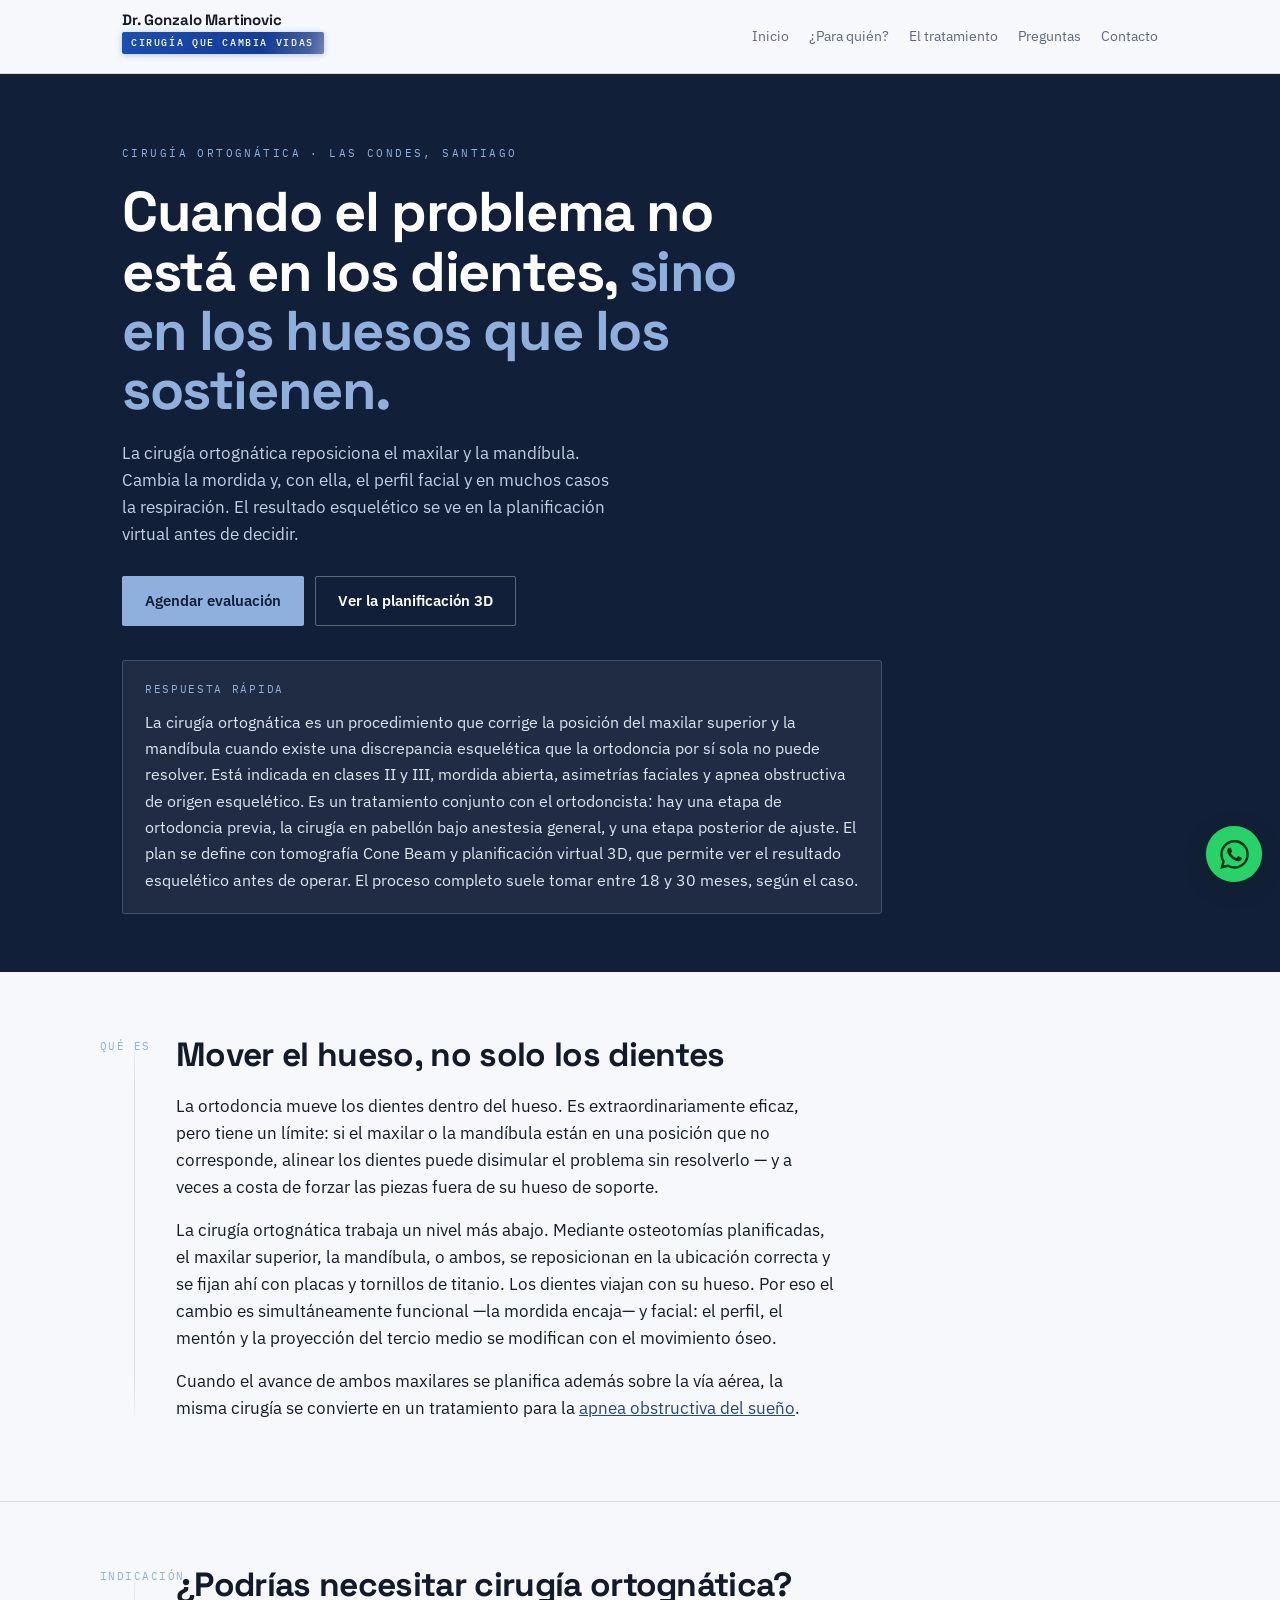
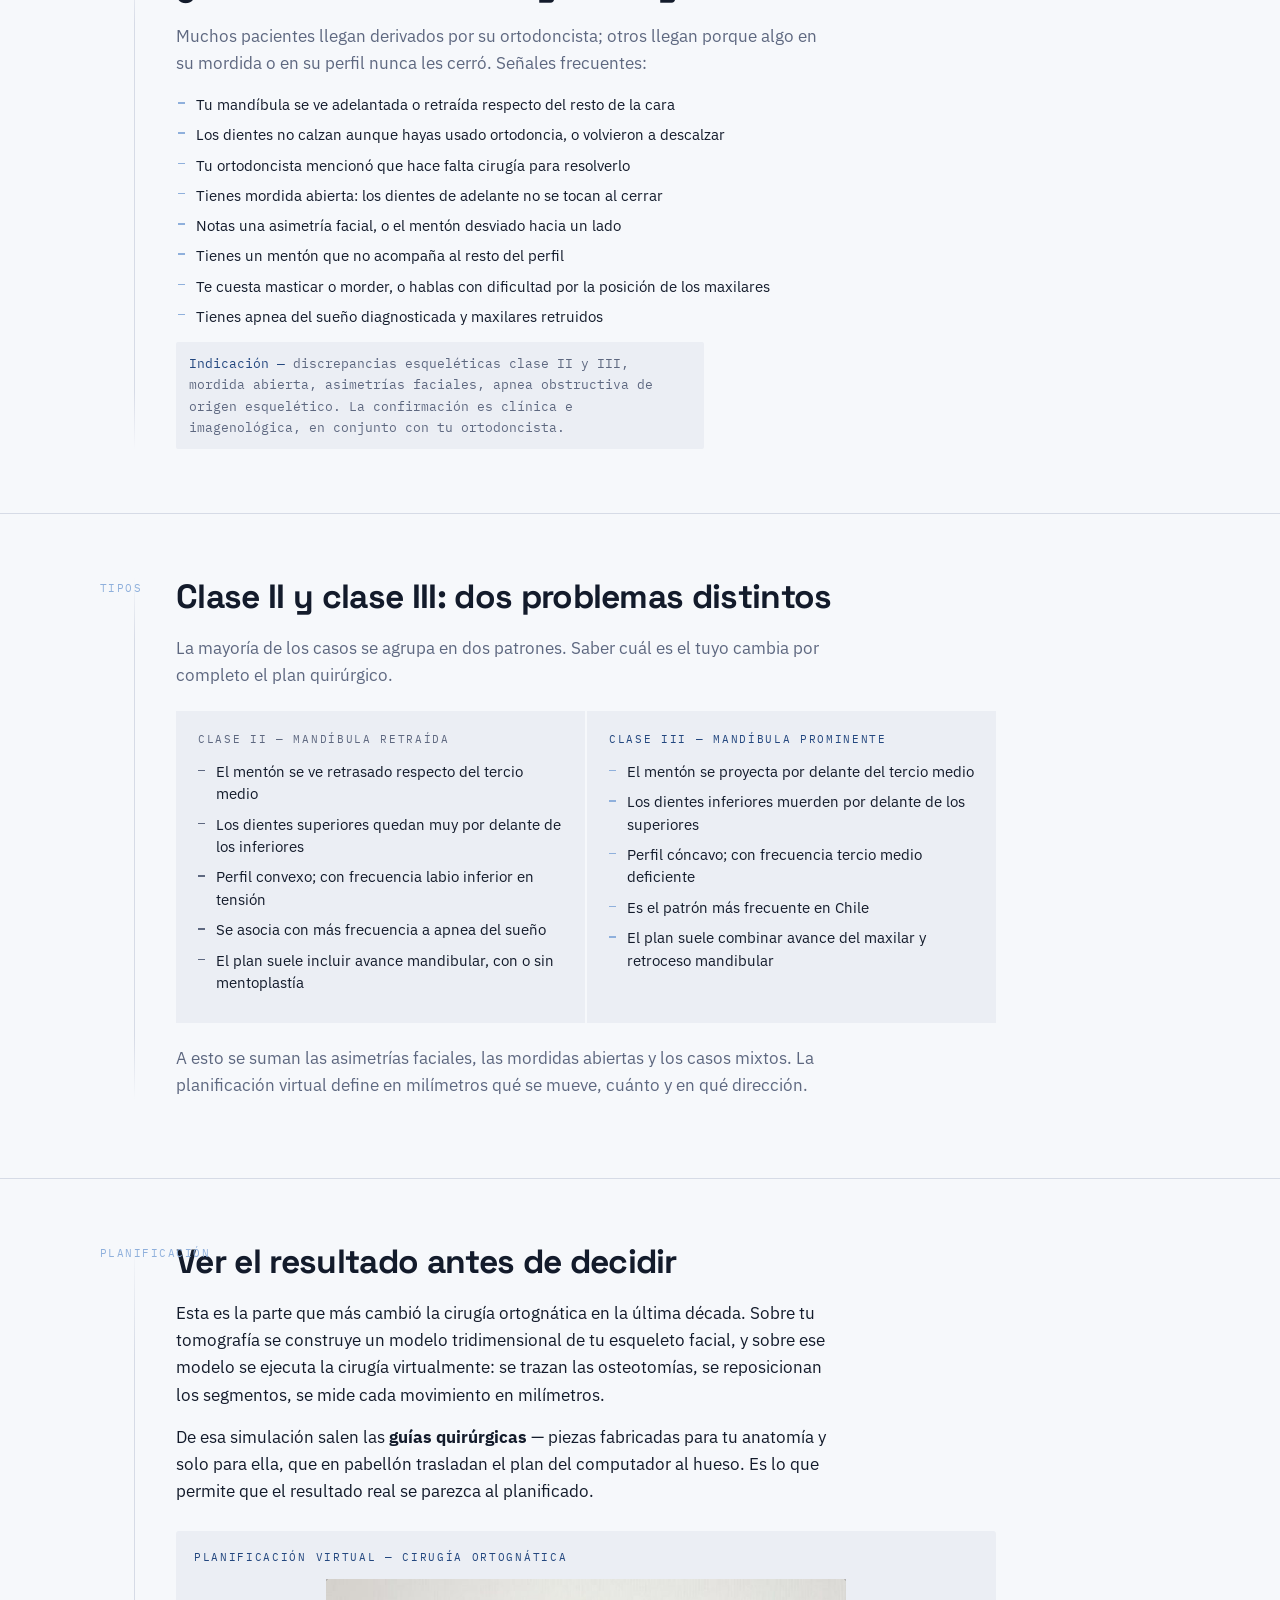
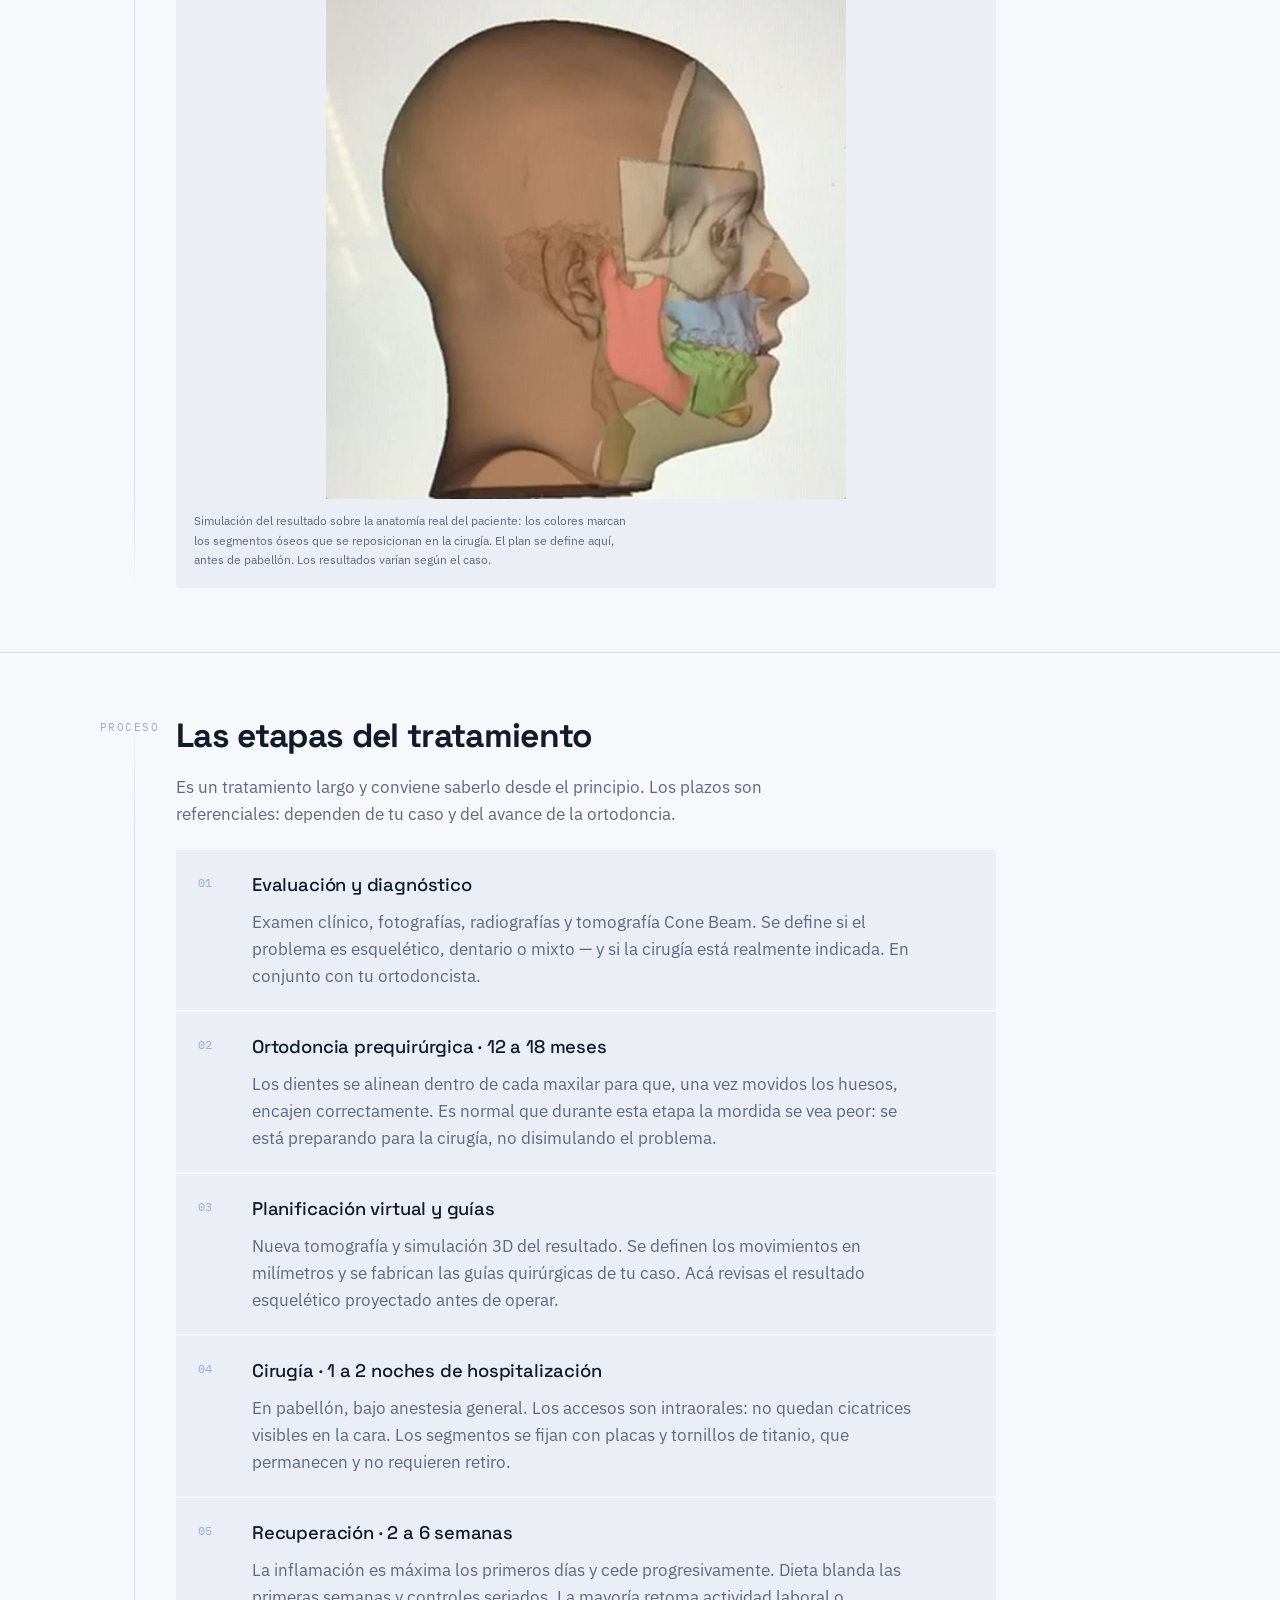
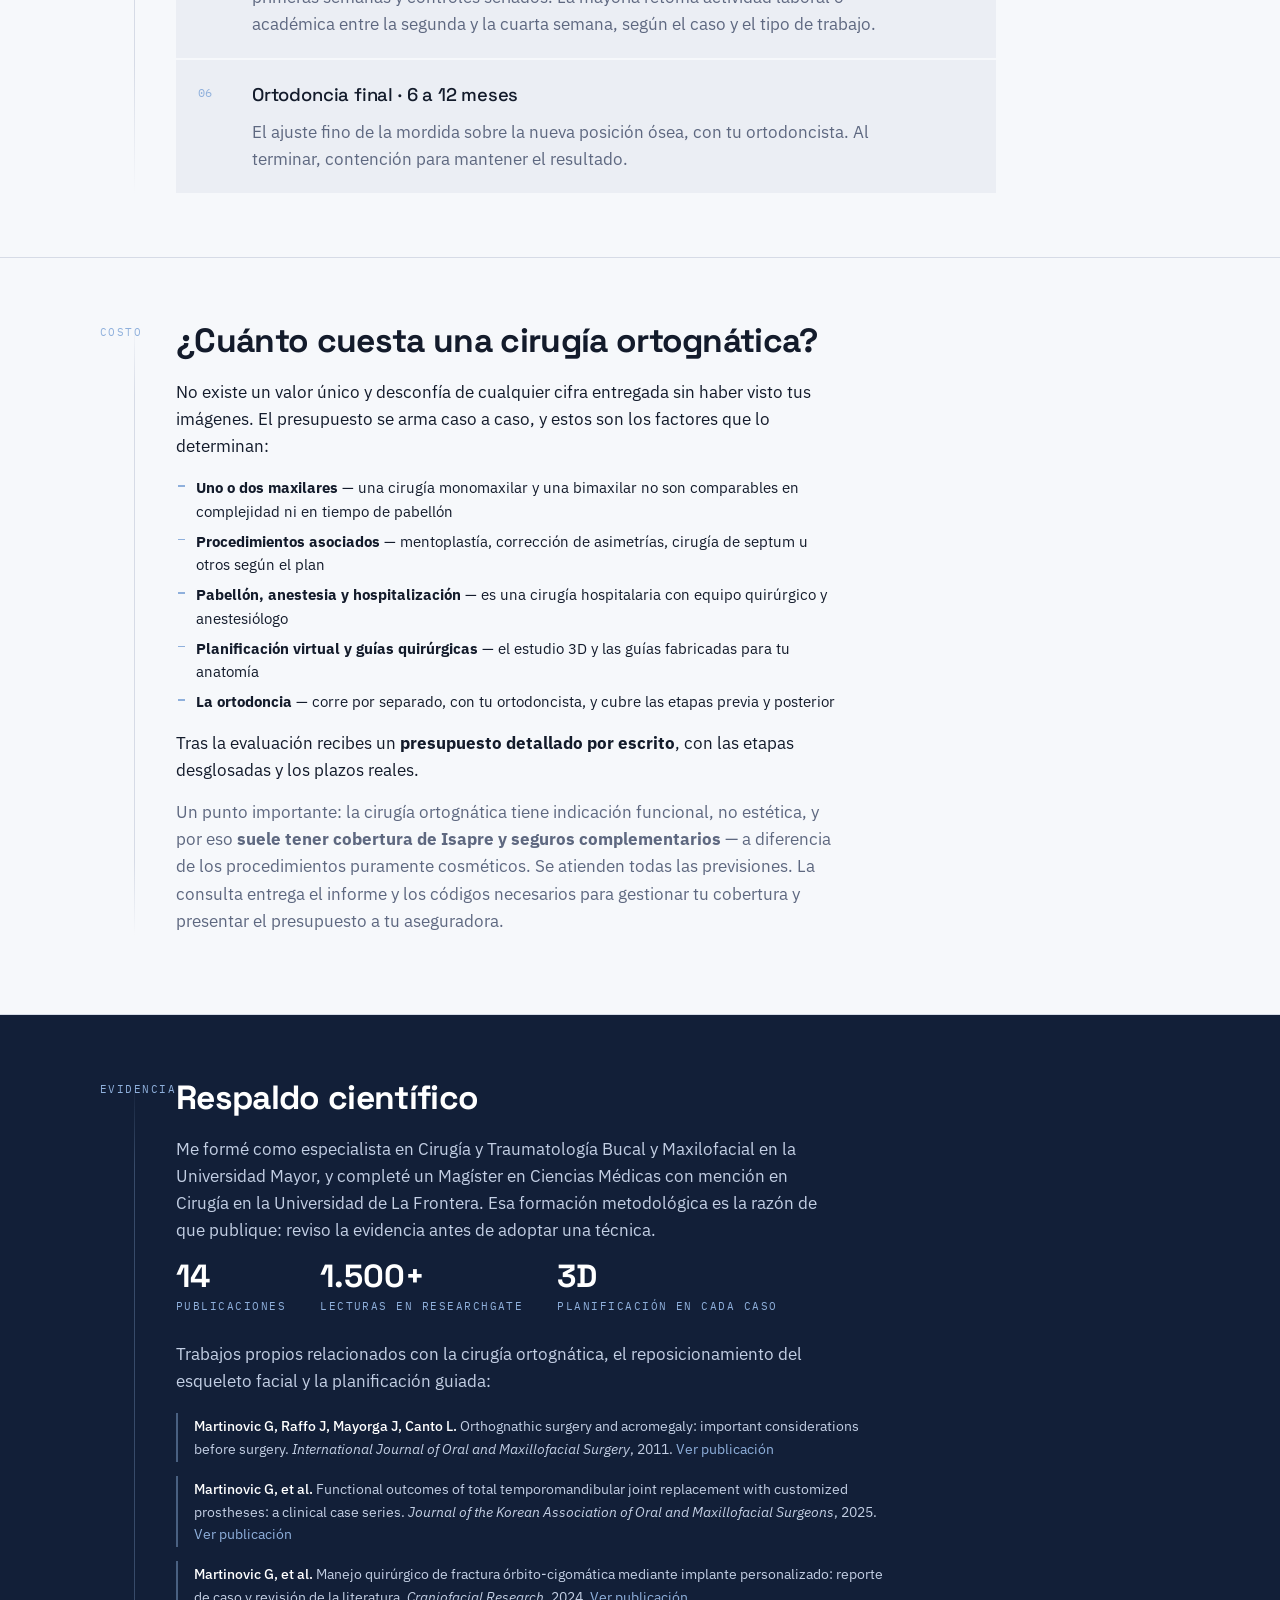
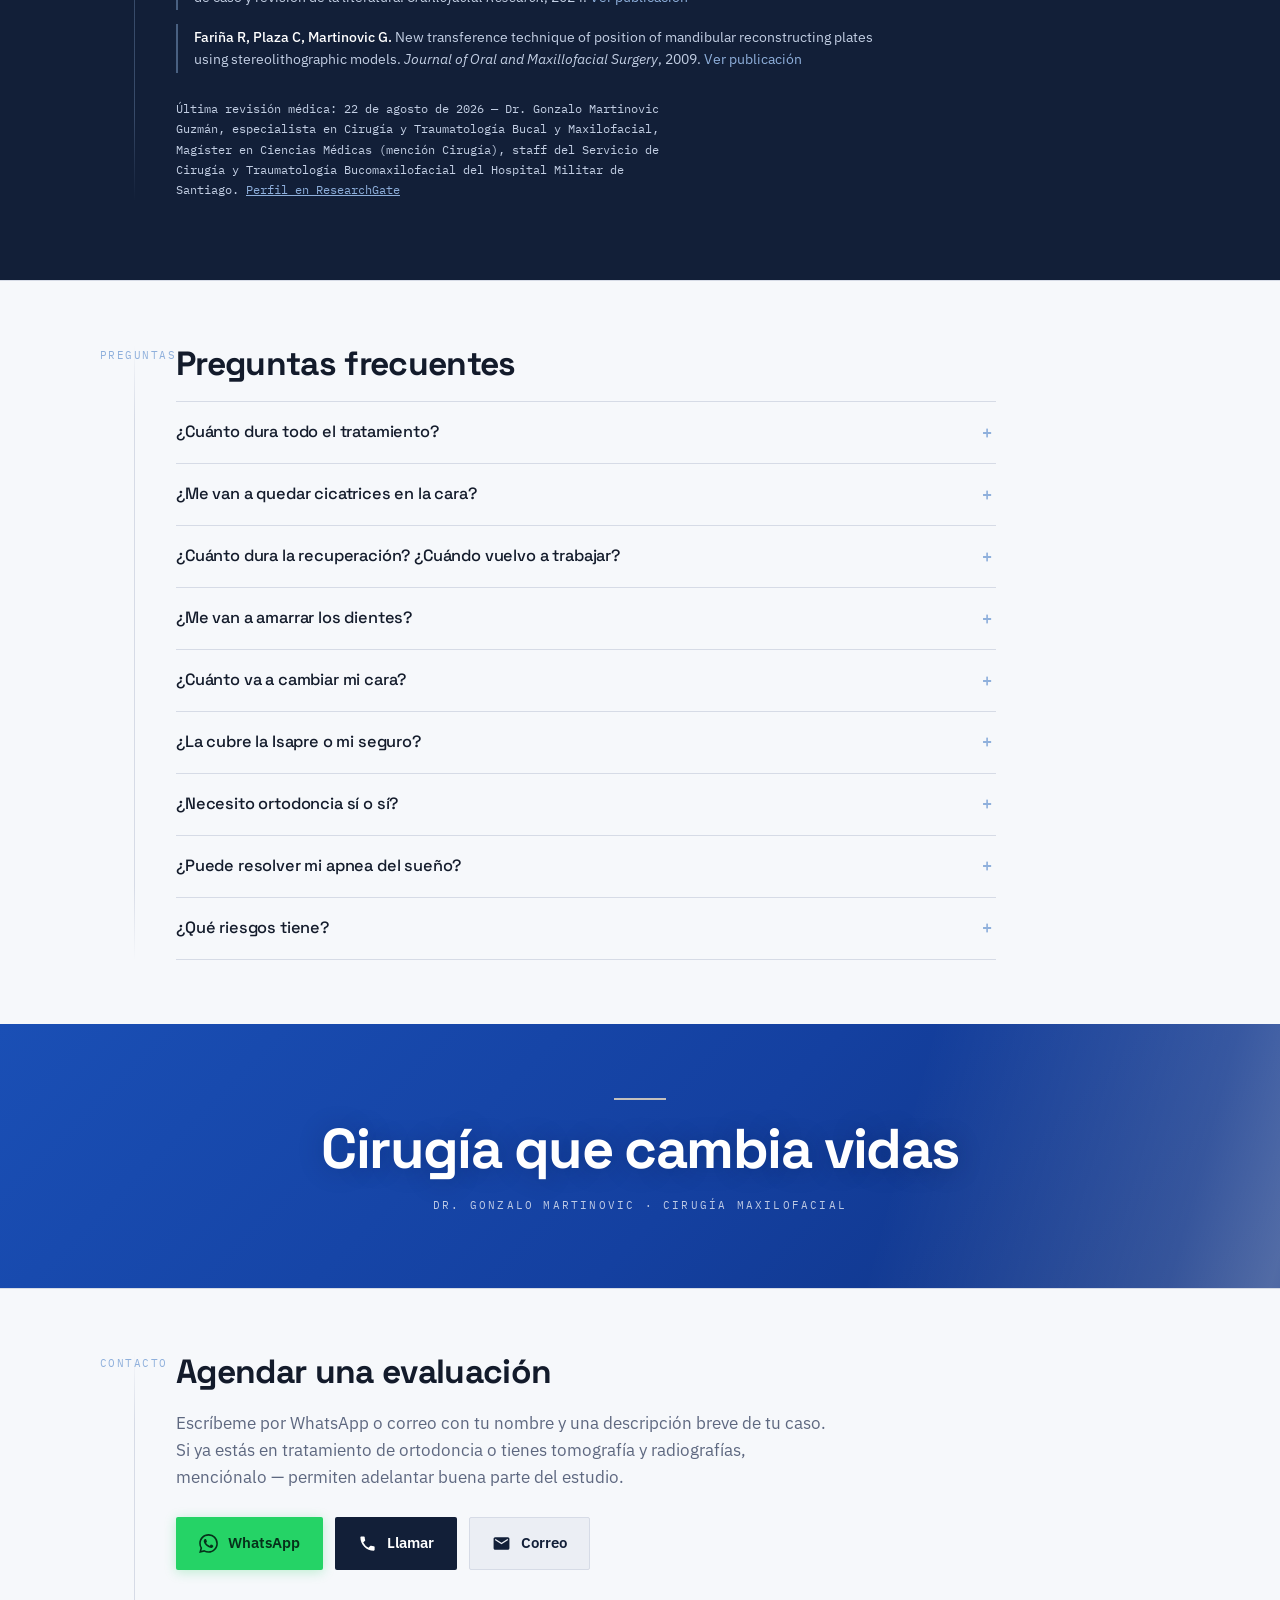
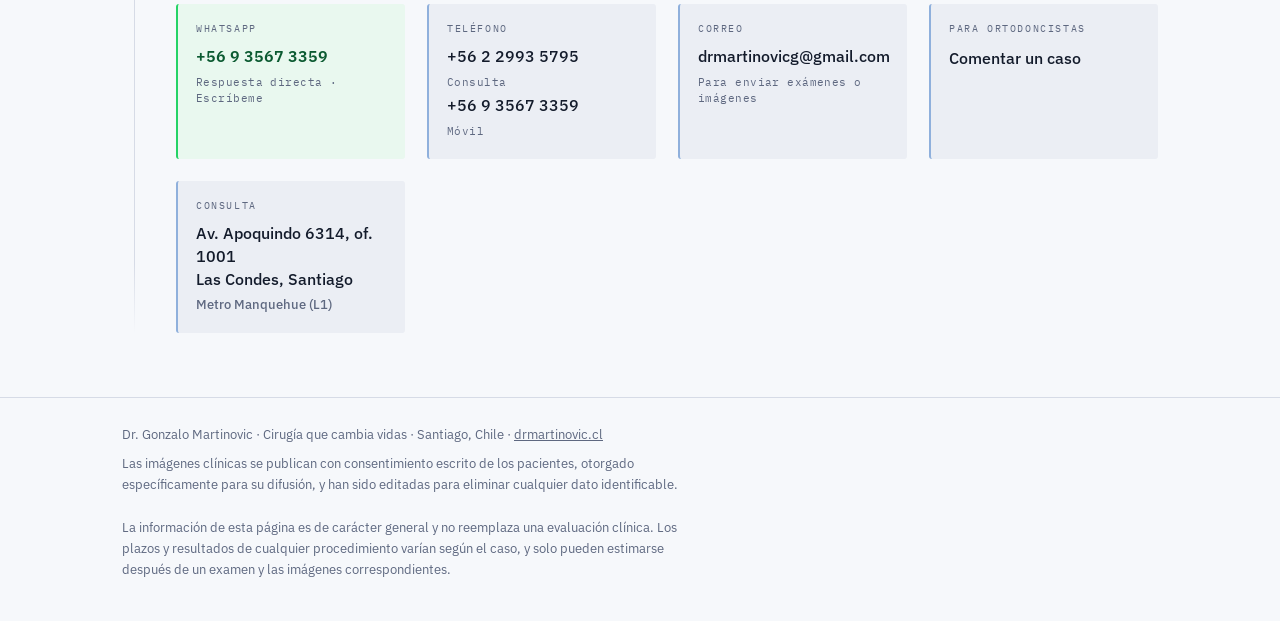
<file: cirugia-ortognatica.html>
<!DOCTYPE html>
<html lang="es-CL">
<head>
<meta charset="utf-8">
<meta name="viewport" content="width=device-width, initial-scale=1, viewport-fit=cover">
<link rel="canonical" href="https://drmartinovic.cl/cirugia-ortognatica">
<title>Cirugía ortognática en Santiago — Dr. Gonzalo Martinovic, cirujano maxilofacial en Las Condes</title>
<meta name="description" content="Cirugía ortognática en Las Condes, Santiago: corrección de la mordida y el perfil facial cuando el problema está en los huesos. Planificación virtual 3D sobre tu propia anatomía. Dr. Gonzalo Martinovic, cirujano maxilofacial.">

<meta property="og:type" content="article">
<meta property="og:url" content="https://drmartinovic.cl/cirugia-ortognatica">
<meta property="og:title" content="Cirugía ortognática en Santiago — Dr. Gonzalo Martinovic">
<meta property="og:description" content="Corregir la mordida y el perfil facial reposicionando los maxilares. Planificación virtual 3D antes de pabellón.">
<meta name="theme-color" content="#121F38">

<link rel="preconnect" href="https://fonts.googleapis.com">
<link rel="preconnect" href="https://fonts.gstatic.com" crossorigin>
<link href="https://fonts.googleapis.com/css2?family=IBM+Plex+Mono:wght@400;500&family=IBM+Plex+Sans:wght@400;500;600&family=Space+Grotesk:wght@500;700&display=swap" rel="stylesheet">

<style>
:root{
  --profundo:#121F38;
  --azul:#23477F;
  --acero:#8FB0DC;
  --hueso:#D8CFC0;
  --radiografia:#EBEEF4;
  --papel:#F6F8FB;
  --tinta:#131B2B;
  --gris:#5E6880;
  --linea:#D6DBE6;

  --display:'Space Grotesk',system-ui,sans-serif;
  --texto:'IBM Plex Sans',system-ui,sans-serif;
  --dato:'IBM Plex Mono',ui-monospace,monospace;

  --rail:76px;
}

*{box-sizing:border-box}
html,body{overflow-x:hidden;max-width:100%}
html{scroll-behavior:smooth}
body{
  margin:0;background:var(--papel);color:var(--tinta);
  font-family:var(--texto);font-size:16.5px;line-height:1.65;
  -webkit-font-smoothing:antialiased;
}
a{color:inherit}
img,svg{display:block;max-width:100%}

.envoltura{max-width:1080px;margin:0 auto;padding:0 22px}

/* ---------- riel de medición ---------- */
.riel{position:relative;padding-left:var(--rail)}
.riel::before{
  content:"";position:absolute;left:34px;top:0;bottom:0;width:1px;
  background:linear-gradient(to bottom,transparent,var(--linea) 12%,var(--linea) 88%,transparent);
}
.marca{
  position:absolute;left:0;top:2px;width:var(--rail);
  font-family:var(--dato);font-size:10.5px;letter-spacing:.14em;
  color:var(--acero);text-transform:uppercase;
}
@media(max-width:760px){
  :root{--rail:0px}
  .riel{padding-left:0}
  .riel::before{display:none}
  .envoltura{padding:0 20px}
  .marca{position:static;width:auto;display:block;margin-bottom:10px;color:var(--azul)}
}

/* ---------- navegación ---------- */
.nav{
  position:sticky;top:0;z-index:50;background:rgba(246,248,251,.93);
  backdrop-filter:blur(8px);border-bottom:1px solid var(--linea);
}
.nav-in{display:flex;align-items:center;justify-content:space-between;gap:16px;
  max-width:1080px;margin:0 auto;padding:11px 22px}
.nav-marca{font-family:var(--display);font-weight:700;font-size:15px;letter-spacing:-.01em;line-height:1.15}
.nav-marca a{text-decoration:none}
.nav-lema{
  display:inline-block;position:relative;overflow:hidden;isolation:isolate;
  font-family:var(--dato);font-size:9.5px;letter-spacing:.17em;font-weight:500;
  text-transform:uppercase;color:#fff;margin-top:4px;
  padding:3px 10px 3px 9px;border-radius:2px;
  background:linear-gradient(135deg,#1A4FB5 0%,#1440A0 55%,#0F3282 100%);
  box-shadow:0 1px 6px rgba(20,64,160,.28);
}
.nav-lema::after{
  content:"";position:absolute;inset:0;pointer-events:none;
  background:linear-gradient(105deg,
    transparent 38%,
    rgba(255,255,255,.22) 47%,
    rgba(255,255,255,.42) 50%,
    rgba(255,255,255,.22) 53%,
    transparent 62%);
  background-size:260% 100%;background-position:180% 0;
  animation:destello 7.5s ease-in-out 1.4s infinite;
}
@keyframes destello{
  0%{background-position:180% 0}
  38%,100%{background-position:-90% 0}
}
@media(prefers-reduced-motion:reduce){.nav-lema::after{animation:none;opacity:.3}}
.nav-links{display:flex;gap:20px;font-size:13.5px;color:var(--gris)}
.nav-links a{text-decoration:none}
.nav-links a:hover{color:var(--azul)}
@media(max-width:640px){.nav-links{display:none}}

/* ---------- portada ---------- */
.portada{background:var(--profundo);color:#fff;position:relative;overflow:hidden}
.portada-in{max-width:1080px;margin:0 auto;padding:70px 22px 58px}
@media(max-width:860px){.portada-in{padding:44px 22px 42px}}
.cejilla{
  font-family:var(--dato);font-size:11px;letter-spacing:.22em;
  color:var(--acero);text-transform:uppercase;margin-bottom:20px;
}
.portada h1{
  font-family:var(--display);font-weight:700;
  font-size:clamp(2.05rem,5.4vw,3.5rem);line-height:1.06;
  letter-spacing:-.025em;margin:0 0 20px;max-width:19ch;
}
.portada h1 em{font-style:normal;color:var(--acero)}
.bajada{font-size:17px;line-height:1.6;color:#C3CFE4;max-width:50ch;margin:0 0 28px}
.acciones{display:flex;gap:11px;flex-wrap:wrap}

.btn{
  display:inline-block;font-family:var(--texto);font-size:14.5px;font-weight:600;
  padding:12px 22px;border-radius:2px;text-decoration:none;
  border:1px solid transparent;transition:transform .12s ease,background .15s ease;
}
.btn:active{transform:translateY(1px)}
.btn-a{background:var(--acero);color:var(--profundo)}
.btn-a:hover{background:#AAC5E8}
.btn-b{border-color:rgba(255,255,255,.32);color:#fff}
.btn-b:hover{background:rgba(255,255,255,.08)}

@media(prefers-reduced-motion:reduce){html{scroll-behavior:auto}}

/* ---------- respuesta rápida: informe de lectura inmediata ---------- */
.respuesta{
  margin-top:34px;background:rgba(255,255,255,.06);
  border:1px solid rgba(143,176,220,.28);border-radius:3px;
  padding:20px 22px;max-width:760px;
}
.respuesta-et{
  font-family:var(--dato);font-size:10.5px;letter-spacing:.16em;
  text-transform:uppercase;color:var(--acero);margin-bottom:10px;
}
.respuesta p{margin:0;font-size:15.5px;line-height:1.7;color:#DDE6F2;max-width:none}

/* ---------- secciones ---------- */
.seccion{padding:64px 0;border-top:1px solid var(--linea)}
.seccion:first-of-type{border-top:0}
@media(max-width:760px){.seccion{padding:44px 0}}

h2{
  font-family:var(--display);font-weight:700;
  font-size:clamp(1.5rem,3.4vw,2.1rem);line-height:1.15;
  letter-spacing:-.02em;margin:0 0 18px;
}
h3{font-family:var(--display);font-weight:500;font-size:1.15rem;
  letter-spacing:-.01em;margin:0 0 8px}
p{margin:0 0 15px;max-width:66ch}
.gris{color:var(--gris)}

.indicacion{
  font-family:var(--dato);font-size:12.5px;line-height:1.7;color:var(--gris);
  background:var(--radiografia);border-radius:2px;padding:11px 13px;margin-top:14px;max-width:66ch;
}
.indicacion span{color:var(--azul)}
.consultar{list-style:none;padding:0;margin:16px 0 0;max-width:66ch}
.consultar li{
  position:relative;padding-left:20px;margin-bottom:7px;
  font-size:15px;line-height:1.55;
}
.consultar li::before{
  content:"";position:absolute;left:2px;top:9px;
  width:7px;height:1.5px;background:var(--acero);
}

/* ---------- casos ---------- */
.caso{margin:26px 0 0;padding:18px;background:var(--radiografia);border-radius:3px;max-width:820px}
.caso img{width:100%;height:auto;display:block;border-radius:2px}
.caso-tit{
  font-family:var(--dato);font-size:10.5px;letter-spacing:.16em;
  text-transform:uppercase;color:var(--azul);margin-bottom:12px;
}
.caso-par{display:grid;grid-template-columns:1fr 1fr;gap:10px}
@media(max-width:560px){.caso-par{grid-template-columns:1fr}}
.caso-et{
  display:block;font-family:var(--dato);font-size:10.5px;letter-spacing:.12em;
  text-transform:uppercase;color:var(--gris);margin-top:7px;
}
.caso-pie{font-size:12px;line-height:1.65;color:var(--gris);margin:12px 0 0;max-width:62ch}

/* ---------- comparativa: las dos vías ---------- */
.vias{display:grid;grid-template-columns:1fr 1fr;gap:2px;margin-top:22px;max-width:820px}
@media(max-width:640px){.vias{grid-template-columns:1fr}}
.via{background:var(--radiografia);padding:20px 22px}
.via-et{
  font-family:var(--dato);font-size:10.5px;letter-spacing:.16em;
  text-transform:uppercase;margin-bottom:12px;color:var(--gris);
}
.via-b .via-et{color:var(--azul)}
.via ul{list-style:none;padding:0;margin:0}
.via li{
  position:relative;padding-left:18px;margin-bottom:8px;
  font-size:14.5px;line-height:1.55;
}
.via li::before{
  content:"";position:absolute;left:0;top:9px;
  width:7px;height:1.5px;background:var(--gris);
}
.via-b li::before{background:var(--acero)}

/* ---------- pasos ---------- */
.pasos{counter-reset:paso;display:grid;gap:2px;margin-top:6px;max-width:820px}
.paso{
  background:var(--radiografia);padding:20px 22px;position:relative;
  display:grid;grid-template-columns:38px 1fr;gap:16px;align-items:start;
}
.paso::before{
  counter-increment:paso;content:counter(paso,decimal-leading-zero);
  font-family:var(--dato);font-size:12px;color:var(--acero);padding-top:3px;
}

/* ---------- respaldo científico ---------- */
.respaldo{background:var(--profundo);color:#fff}
.respaldo h2{color:#fff}
.respaldo p{color:#C3CFE4}
.respaldo .marca{color:var(--acero)}
.respaldo .riel::before{background:linear-gradient(to bottom,transparent,rgba(143,176,220,.3) 12%,rgba(143,176,220,.3) 88%,transparent)}
.metricas{display:flex;gap:34px;flex-wrap:wrap;margin:8px 0 26px}
.metrica-n{font-family:var(--display);font-weight:700;font-size:2rem;line-height:1;color:#fff}
.metrica-et{font-family:var(--dato);font-size:10.5px;letter-spacing:.14em;
  text-transform:uppercase;color:var(--acero);margin-top:6px}
.refs{list-style:none;padding:0;margin:18px 0 0;max-width:72ch}
.refs li{
  border-left:2px solid rgba(143,176,220,.45);padding:2px 0 2px 16px;margin-bottom:14px;
  font-size:14px;line-height:1.6;color:#C3CFE4;
}
.refs li b{color:#fff;font-weight:500}
.refs li a{color:var(--acero);text-decoration:none}
.refs li a:hover{text-decoration:underline}
.revision{
  margin-top:26px;font-family:var(--dato);font-size:12px;line-height:1.7;
  color:rgba(255,255,255,.62);max-width:72ch;
}

/* ---------- preguntas frecuentes ---------- */
.faq{max-width:820px;margin-top:6px}
.faq details{border-top:1px solid var(--linea)}
.faq details:last-child{border-bottom:1px solid var(--linea)}
.faq summary{
  cursor:pointer;list-style:none;padding:17px 34px 17px 0;position:relative;
  font-family:var(--display);font-weight:500;font-size:1.02rem;letter-spacing:-.01em;
}
.faq summary::-webkit-details-marker{display:none}
.faq summary::after{
  content:"+";position:absolute;right:4px;top:50%;transform:translateY(-52%);
  font-family:var(--dato);font-size:17px;color:var(--acero);
}
.faq details[open] summary::after{content:"–"}
.faq details p{margin:0 0 17px;font-size:15px;color:var(--gris);max-width:66ch}
.faq details a{color:var(--azul)}

/* ---------- lema ---------- */
.lema{
  position:relative;overflow:hidden;isolation:isolate;
  background:linear-gradient(135deg,#1A4FB5 0%,#1440A0 55%,#0F3282 100%);
  color:#fff;padding:74px 0;text-align:center;
}
.lema-brillo{
  position:absolute;inset:0;z-index:-1;pointer-events:none;
  background:linear-gradient(105deg,
    transparent 38%,
    rgba(255,255,255,.16) 47%,
    rgba(255,255,255,.28) 50%,
    rgba(255,255,255,.16) 53%,
    transparent 62%);
  background-size:260% 100%;background-position:180% 0;
  animation:destello 7.5s ease-in-out 1.4s infinite;
}
.lema-regla{
  display:block;width:52px;height:2px;background:var(--hueso);
  margin:0 auto 20px;opacity:.9;
}
.lema-texto{
  font-family:var(--display);font-weight:700;
  font-size:clamp(1.9rem,6vw,3.5rem);line-height:1.04;
  letter-spacing:-.028em;margin:0;max-width:none;
  text-shadow:0 1px 24px rgba(8,26,66,.32);
}
.lema-pie{
  font-family:var(--dato);font-size:11px;letter-spacing:.2em;
  text-transform:uppercase;color:rgba(255,255,255,.72);
  margin:18px 0 0;max-width:none;
}
@media(max-width:560px){.lema{padding:52px 0}}
@media(prefers-reduced-motion:reduce){.lema-brillo{animation:none;opacity:.35}}

/* ---------- contacto: acciones con color de canal ---------- */
.contacto-grid{display:grid;grid-template-columns:repeat(auto-fit,minmax(215px,1fr));gap:22px;margin-top:8px}
.dato{
  position:relative;background:var(--radiografia);border-radius:3px;
  padding:17px 18px 16px;border-left:2px solid var(--acero);
  transition:border-color .15s ease,background .15s ease,transform .12s ease;
}
.dato:hover{border-left-color:var(--azul);background:#E3E8F1;transform:translateY(-1px)}
.dato-et{font-family:var(--dato);font-size:10px;letter-spacing:.16em;
  text-transform:uppercase;color:var(--gris);margin-bottom:7px}
.dato a{
  font-size:15.5px;text-decoration:none;color:var(--tinta);font-weight:500;
  line-height:1.5;display:inline-block;
}
.dato a:hover{color:var(--azul)}
.dato-nota{
  display:block;font-family:var(--dato);font-size:11px;letter-spacing:.04em;
  color:var(--gris);margin-top:6px;font-weight:400;
}
.dato-wa{border-left-color:#25D366;background:#E9F8EF}
.dato-wa:hover{border-left-color:#1FBE5B;background:#DDF3E5}
.dato-wa a{color:#0B5A31;font-weight:600}
.dato-wa a:hover{color:#06301A}

.canales{display:flex;gap:12px;flex-wrap:wrap;margin:26px 0 34px}
.canal{
  display:inline-flex;align-items:center;gap:10px;
  font-family:var(--texto);font-size:15px;font-weight:600;
  padding:13px 22px;border-radius:2px;text-decoration:none;
  border:1px solid transparent;
  transition:transform .12s ease,background .15s ease,box-shadow .15s ease;
}
.canal svg{width:19px;height:19px;flex:none;fill:currentColor}
.canal:active{transform:translateY(1px)}
.canal-wa{background:#25D366;color:#06301A;box-shadow:0 2px 12px rgba(37,211,102,.28);
  animation:destelloVerde 4.2s ease-in-out 3s infinite}
.canal-wa:hover{animation:none}
@keyframes destelloVerde{
  0%,72%,100%{box-shadow:0 2px 12px rgba(37,211,102,.28)}
  80%{box-shadow:0 2px 12px rgba(37,211,102,.28), 0 0 20px 4px rgba(37,211,102,.5)}
  88%{box-shadow:0 2px 12px rgba(37,211,102,.28)}
}
@media(prefers-reduced-motion:reduce){.canal-wa{animation:none}}
.canal-wa:hover{background:#1FBE5B;box-shadow:0 4px 18px rgba(37,211,102,.38)}
.canal-tel{background:var(--profundo);color:#fff}
.canal-tel:hover{background:var(--azul)}
.canal-mail{background:var(--radiografia);color:var(--profundo);border-color:var(--linea)}
.canal-mail:hover{background:var(--acero);border-color:var(--acero);color:var(--profundo)}
@media(max-width:560px){
  .canales{flex-direction:column;gap:10px}
  .canal{justify-content:center;width:100%}
}

/* botón flotante de WhatsApp */
.wa-flota{
  position:fixed;right:18px;bottom:18px;z-index:80;
  display:flex;align-items:center;justify-content:center;
  width:56px;height:56px;border-radius:50%;
  background:#25D366;color:#06301A;text-decoration:none;
  box-shadow:0 6px 20px rgba(8,40,22,.34);
  transition:transform .16s ease,box-shadow .16s ease;
}
.wa-flota svg{width:29px;height:29px;fill:currentColor}
.wa-flota{animation:latido 3.4s ease-in-out 2s infinite}
.wa-flota:hover{transform:scale(1.06);box-shadow:0 8px 26px rgba(8,40,22,.44);animation:none}
@keyframes latido{
  0%,58%,100%{transform:scale(1);
    box-shadow:0 6px 20px rgba(8,40,22,.34), 0 0 0 0 rgba(37,211,102,0);
    background:#25D366}
  64%{transform:scale(1.13);
    box-shadow:0 8px 26px rgba(8,40,22,.42), 0 0 22px 6px rgba(37,211,102,.55);
    background:#2EEA76}
  70%{transform:scale(1);
    box-shadow:0 6px 20px rgba(8,40,22,.34), 0 0 0 0 rgba(37,211,102,0);
    background:#25D366}
  76%{transform:scale(1.10);
    box-shadow:0 8px 26px rgba(8,40,22,.42), 0 0 20px 5px rgba(37,211,102,.48);
    background:#2EEA76}
  82%{transform:scale(1);
    box-shadow:0 6px 20px rgba(8,40,22,.34), 0 0 0 0 rgba(37,211,102,0);
    background:#25D366}
}
.wa-flota::after{
  content:"";position:absolute;inset:0;border-radius:50%;
  border:2px solid rgba(37,211,102,.55);
  animation:pulso 3.2s ease-out infinite;
}
@keyframes pulso{
  0%{transform:scale(1);opacity:.7}
  70%,100%{transform:scale(1.5);opacity:0}
}
@media(prefers-reduced-motion:reduce){
  .wa-flota::after{animation:none;opacity:0}
  .wa-flota{animation:none}
}
@media(max-width:560px){.wa-flota{right:14px;bottom:14px;width:52px;height:52px}}

.pie{
  border-top:1px solid var(--linea);padding:26px 0 40px;
  font-size:12.5px;line-height:1.7;color:var(--gris);
}
.pie a{color:var(--gris)}

.caso-video{position:relative}
.caso-video video{width:100%;max-width:520px;height:auto;display:block;
  border-radius:2px;background:#000;margin-inline:auto;cursor:pointer}

:focus-visible{outline:2px solid var(--acero);outline-offset:3px}
</style>
<!-- Google tag (gtag.js) - Google Ads -->
<script async src="https://www.googletagmanager.com/gtag/js?id=AW-18343247822"></script>
<script>
  window.dataLayer = window.dataLayer || [];
  function gtag(){dataLayer.push(arguments);}
  gtag('js', new Date());
  gtag('config', 'AW-18343247822');
  gtag('config', 'G-L25Q2L8G50');

  function convWhatsApp(){
    gtag('event','conversion',{'send_to':'AW-18343247822/HrUOCNyYneIcEM7_3qpE'});
    return true;
  }
  function convTelefono(){
    gtag('event','conversion',{'send_to':'AW-18343247822/Ro7FCKncoOIcEM7_3qpE'});
    return true;
  }

  // --- Medicion de interes real (GA4) ---
  (function(){
    var origWA = window.convWhatsApp, origTel = window.convTelefono;
    window.convWhatsApp = function(){
      gtag('event','contacto',{'metodo':'whatsapp','pagina':'cirugia-ortognatica'});
      return origWA();
    };
    window.convTelefono = function(){
      gtag('event','contacto',{'metodo':'telefono','pagina':'cirugia-ortognatica'});
      return origTel();
    };

    // Profundidad de lectura: 25/50/75/100%
    var hitos = [25,50,75,100], vistos = {};
    function medirScroll(){
      var alto = document.documentElement.scrollHeight - window.innerHeight;
      if (alto <= 0) return;
      var pct = (window.scrollY / alto) * 100;
      hitos.forEach(function(m){
        if (pct >= m && !vistos[m]) {
          vistos[m] = true;
          gtag('event','scroll_'+m,{'pagina':'cirugia-ortognatica'});
        }
      });
    }
    var t;
    window.addEventListener('scroll', function(){
      clearTimeout(t); t = setTimeout(medirScroll, 200);
    }, {passive:true});

    // Lectura sostenida
    setTimeout(function(){ gtag('event','permanencia_30s',{'pagina':'cirugia-ortognatica'}); }, 30000);
    setTimeout(function(){ gtag('event','permanencia_60s',{'pagina':'cirugia-ortognatica'}); }, 60000);
  })();
</script>
</head>
<body>

<nav class="nav">
  <div class="nav-in">
    <div class="nav-firma">
      <div class="nav-marca"><a href="/">Dr. Gonzalo Martinovic</a></div>
      <div class="nav-lema">Cirugía que cambia vidas</div>
    </div>
    <div class="nav-links">
      <a href="/">Inicio</a>
      <a href="#candidatos">¿Para quién?</a>
      <a href="#proceso">El tratamiento</a>
      <a href="#faq">Preguntas</a>
      <a href="#contacto">Contacto</a>
    </div>
  </div>
</nav>

<header class="portada">
  <div class="portada-in">
    <div class="cejilla">Cirugía ortognática · Las Condes, Santiago</div>
    <h1>Cuando el problema no está en los dientes, <em>sino en los huesos que los sostienen.</em></h1>
    <p class="bajada">
      La cirugía ortognática reposiciona el maxilar y la mandíbula. Cambia la
      mordida y, con ella, el perfil facial y en muchos casos la respiración. El
      resultado esquelético se ve en la planificación virtual antes de decidir.
    </p>
    <div class="acciones">
      <a class="btn btn-a" onclick="convWhatsApp()" href="https://wa.me/56935673359?text=Hola%20Dr.%20Martinovic%2C%20quisiera%20una%20evaluaci%C3%B3n%20por%20cirug%C3%ADa%20ortogn%C3%A1tica.">Agendar evaluación</a>
      <a class="btn btn-b" href="#planificacion">Ver la planificación 3D</a>
    </div>

    <div class="respuesta">
      <div class="respuesta-et">Respuesta rápida</div>
      <p>
        La cirugía ortognática es un procedimiento que corrige la posición del
        maxilar superior y la mandíbula cuando existe una discrepancia esquelética
        que la ortodoncia por sí sola no puede resolver. Está indicada en clases II
        y III, mordida abierta, asimetrías faciales y apnea obstructiva de origen
        esquelético. Es un tratamiento conjunto con el ortodoncista: hay una etapa
        de ortodoncia previa, la cirugía en pabellón bajo anestesia general, y una
        etapa posterior de ajuste. El plan se define con tomografía Cone Beam y
        planificación virtual 3D, que permite ver el resultado esquelético antes de
        operar. El proceso completo suele tomar entre 18 y 30 meses, según el caso.
      </p>
    </div>
  </div>
</header>

<main>

<!-- ============ QUÉ ES ============ -->
<section class="seccion" id="que-es">
  <div class="envoltura riel">
    <span class="marca">Qué es</span>
    <h2>Mover el hueso, no solo los dientes</h2>
    <p>
      La ortodoncia mueve los dientes dentro del hueso. Es extraordinariamente
      eficaz, pero tiene un límite: si el maxilar o la mandíbula están en una
      posición que no corresponde, alinear los dientes puede disimular el problema
      sin resolverlo — y a veces a costa de forzar las piezas fuera de su hueso de
      soporte.
    </p>
    <p>
      La cirugía ortognática trabaja un nivel más abajo. Mediante osteotomías
      planificadas, el maxilar superior, la mandíbula, o ambos, se reposicionan en
      la ubicación correcta y se fijan ahí con placas y tornillos de titanio. Los
      dientes viajan con su hueso. Por eso el cambio es simultáneamente funcional
      —la mordida encaja— y facial: el perfil, el mentón y la proyección del tercio
      medio se modifican con el movimiento óseo.
    </p>
    <p>
      Cuando el avance de ambos maxilares se planifica además sobre la vía aérea,
      la misma cirugía se convierte en un tratamiento para la
      <a href="/#apnea" style="color:var(--azul)">apnea obstructiva del sueño</a>.
    </p>
  </div>
</section>

<!-- ============ CANDIDATOS ============ -->
<section class="seccion" id="candidatos">
  <div class="envoltura riel">
    <span class="marca">Indicación</span>
    <h2>¿Podrías necesitar cirugía ortognática?</h2>
    <p class="gris">
      Muchos pacientes llegan derivados por su ortodoncista; otros llegan porque
      algo en su mordida o en su perfil nunca les cerró. Señales frecuentes:
    </p>
    <ul class="consultar">
      <li>Tu mandíbula se ve adelantada o retraída respecto del resto de la cara</li>
      <li>Los dientes no calzan aunque hayas usado ortodoncia, o volvieron a descalzar</li>
      <li>Tu ortodoncista mencionó que hace falta cirugía para resolverlo</li>
      <li>Tienes mordida abierta: los dientes de adelante no se tocan al cerrar</li>
      <li>Notas una asimetría facial, o el mentón desviado hacia un lado</li>
      <li>Tienes un mentón que no acompaña al resto del perfil</li>
      <li>Te cuesta masticar o morder, o hablas con dificultad por la posición de los maxilares</li>
      <li>Tienes apnea del sueño diagnosticada y maxilares retruidos</li>
    </ul>
    <div class="indicacion">
      <span>Indicación —</span> discrepancias esqueléticas clase II y III, mordida
      abierta, asimetrías faciales, apnea obstructiva de origen esquelético. La
      confirmación es clínica e imagenológica, en conjunto con tu ortodoncista.
    </div>
  </div>
</section>

<!-- ============ LOS TIPOS ============ -->
<section class="seccion">
  <div class="envoltura riel">
    <span class="marca">Tipos</span>
    <h2>Clase II y clase III: dos problemas distintos</h2>
    <p class="gris">
      La mayoría de los casos se agrupa en dos patrones. Saber cuál es el tuyo
      cambia por completo el plan quirúrgico.
    </p>
    <div class="vias">
      <div class="via">
        <div class="via-et">Clase II — mandíbula retraída</div>
        <ul>
          <li>El mentón se ve retrasado respecto del tercio medio</li>
          <li>Los dientes superiores quedan muy por delante de los inferiores</li>
          <li>Perfil convexo; con frecuencia labio inferior en tensión</li>
          <li>Se asocia con más frecuencia a apnea del sueño</li>
          <li>El plan suele incluir avance mandibular, con o sin mentoplastía</li>
        </ul>
      </div>
      <div class="via via-b">
        <div class="via-et">Clase III — mandíbula prominente</div>
        <ul>
          <li>El mentón se proyecta por delante del tercio medio</li>
          <li>Los dientes inferiores muerden por delante de los superiores</li>
          <li>Perfil cóncavo; con frecuencia tercio medio deficiente</li>
          <li>Es el patrón más frecuente en Chile</li>
          <li>El plan suele combinar avance del maxilar y retroceso mandibular</li>
        </ul>
      </div>
    </div>
    <p class="gris" style="margin-top:22px">
      A esto se suman las asimetrías faciales, las mordidas abiertas y los casos
      mixtos. La planificación virtual define en milímetros qué se mueve, cuánto y
      en qué dirección.
    </p>
  </div>
</section>

<!-- ============ PLANIFICACIÓN ============ -->
<section class="seccion" id="planificacion">
  <div class="envoltura riel">
    <span class="marca">Planificación</span>
    <h2>Ver el resultado antes de decidir</h2>
    <p>
      Esta es la parte que más cambió la cirugía ortognática en la última década.
      Sobre tu tomografía se construye un modelo tridimensional de tu esqueleto
      facial, y sobre ese modelo se ejecuta la cirugía virtualmente: se trazan las
      osteotomías, se reposicionan los segmentos, se mide cada movimiento en
      milímetros.
    </p>
    <p>
      De esa simulación salen las <strong>guías quirúrgicas</strong> — piezas
      fabricadas para tu anatomía y solo para ella, que en pabellón trasladan el
      plan del computador al hueso. Es lo que permite que el resultado real se
      parezca al planificado.
    </p>

    <figure class="caso caso-video">
      <figcaption class="caso-tit">Planificación virtual — cirugía ortognática</figcaption>
      <video autoplay loop muted playsinline preload="metadata"
             poster="ortognatica-poster.jpg"
             width="704" height="704">
        <source src="vid/planificacion-ortognatica.mp4" type="video/mp4">
        Tu navegador no reproduce este video.
      </video>
      <p class="caso-pie">
        Simulación del resultado sobre la anatomía real del paciente: los colores
        marcan los segmentos óseos que se reposicionan en la cirugía. El plan se
        define aquí, antes de pabellón. Los resultados varían según el caso.
      </p>
    </figure>
  </div>
</section>

<!-- ============ PROCESO ============ -->
<section class="seccion" id="proceso">
  <div class="envoltura riel">
    <span class="marca">Proceso</span>
    <h2>Las etapas del tratamiento</h2>
    <p class="gris" style="margin-bottom:22px">
      Es un tratamiento largo y conviene saberlo desde el principio. Los plazos son
      referenciales: dependen de tu caso y del avance de la ortodoncia.
    </p>
    <div class="pasos">
      <div class="paso">
        <div>
          <h3>Evaluación y diagnóstico</h3>
          <p class="gris" style="margin:0">
            Examen clínico, fotografías, radiografías y tomografía Cone Beam. Se
            define si el problema es esquelético, dentario o mixto — y si la cirugía
            está realmente indicada. En conjunto con tu ortodoncista.
          </p>
        </div>
      </div>
      <div class="paso">
        <div>
          <h3>Ortodoncia prequirúrgica · 12 a 18 meses</h3>
          <p class="gris" style="margin:0">
            Los dientes se alinean dentro de cada maxilar para que, una vez movidos
            los huesos, encajen correctamente. Es normal que durante esta etapa la
            mordida se vea peor: se está preparando para la cirugía, no
            disimulando el problema.
          </p>
        </div>
      </div>
      <div class="paso">
        <div>
          <h3>Planificación virtual y guías</h3>
          <p class="gris" style="margin:0">
            Nueva tomografía y simulación 3D del resultado. Se definen los
            movimientos en milímetros y se fabrican las guías quirúrgicas de tu
            caso. Acá revisas el resultado esquelético proyectado antes de operar.
          </p>
        </div>
      </div>
      <div class="paso">
        <div>
          <h3>Cirugía · 1 a 2 noches de hospitalización</h3>
          <p class="gris" style="margin:0">
            En pabellón, bajo anestesia general. Los accesos son intraorales: no
            quedan cicatrices visibles en la cara. Los segmentos se fijan con placas
            y tornillos de titanio, que permanecen y no requieren retiro.
          </p>
        </div>
      </div>
      <div class="paso">
        <div>
          <h3>Recuperación · 2 a 6 semanas</h3>
          <p class="gris" style="margin:0">
            La inflamación es máxima los primeros días y cede progresivamente.
            Dieta blanda las primeras semanas y controles seriados. La mayoría
            retoma actividad laboral o académica entre la segunda y la cuarta
            semana, según el caso y el tipo de trabajo.
          </p>
        </div>
      </div>
      <div class="paso">
        <div>
          <h3>Ortodoncia final · 6 a 12 meses</h3>
          <p class="gris" style="margin:0">
            El ajuste fino de la mordida sobre la nueva posición ósea, con tu
            ortodoncista. Al terminar, contención para mantener el resultado.
          </p>
        </div>
      </div>
    </div>
  </div>
</section>

<!-- ============ COSTO ============ -->
<section class="seccion" id="costo">
  <div class="envoltura riel">
    <span class="marca">Costo</span>
    <h2>¿Cuánto cuesta una cirugía ortognática?</h2>
    <p>
      No existe un valor único y desconfía de cualquier cifra entregada sin haber
      visto tus imágenes. El presupuesto se arma caso a caso, y estos son los
      factores que lo determinan:
    </p>
    <ul class="consultar">
      <li><strong>Uno o dos maxilares</strong> — una cirugía monomaxilar y una bimaxilar no son comparables en complejidad ni en tiempo de pabellón</li>
      <li><strong>Procedimientos asociados</strong> — mentoplastía, corrección de asimetrías, cirugía de septum u otros según el plan</li>
      <li><strong>Pabellón, anestesia y hospitalización</strong> — es una cirugía hospitalaria con equipo quirúrgico y anestesiólogo</li>
      <li><strong>Planificación virtual y guías quirúrgicas</strong> — el estudio 3D y las guías fabricadas para tu anatomía</li>
      <li><strong>La ortodoncia</strong> — corre por separado, con tu ortodoncista, y cubre las etapas previa y posterior</li>
    </ul>
    <p style="margin-top:16px">
      Tras la evaluación recibes un <strong>presupuesto detallado por escrito</strong>,
      con las etapas desglosadas y los plazos reales.
    </p>
    <p class="gris">
      Un punto importante: la cirugía ortognática tiene indicación funcional, no
      estética, y por eso <strong>suele tener cobertura de Isapre y seguros
      complementarios</strong> — a diferencia de los procedimientos puramente
      cosméticos. Se atienden todas las previsiones. La consulta entrega el informe
      y los códigos necesarios para gestionar tu cobertura y presentar el
      presupuesto a tu aseguradora.
    </p>
  </div>
</section>

<!-- ============ RESPALDO CIENTÍFICO ============ -->
<section class="seccion respaldo" id="respaldo">
  <div class="envoltura riel">
    <span class="marca">Evidencia</span>
    <h2>Respaldo científico</h2>
    <p>
      Me formé como especialista en Cirugía y Traumatología Bucal y Maxilofacial en
      la Universidad Mayor, y completé un Magíster en Ciencias Médicas con mención
      en Cirugía en la Universidad de La Frontera. Esa formación metodológica es la
      razón de que publique: reviso la evidencia antes de adoptar una técnica.
    </p>
    <div class="metricas">
      <div>
        <div class="metrica-n">14</div>
        <div class="metrica-et">Publicaciones</div>
      </div>
      <div>
        <div class="metrica-n">1.500+</div>
        <div class="metrica-et">Lecturas en ResearchGate</div>
      </div>
      <div>
        <div class="metrica-n">3D</div>
        <div class="metrica-et">Planificación en cada caso</div>
      </div>
    </div>
    <p>
      Trabajos propios relacionados con la cirugía ortognática, el reposicionamiento
      del esqueleto facial y la planificación guiada:
    </p>
    <ul class="refs">
      <li>
        <b>Martinovic G, Raffo J, Mayorga J, Canto L.</b> Orthognathic surgery and
        acromegaly: important considerations before surgery.
        <i>International Journal of Oral and Maxillofacial Surgery</i>, 2011.
        <a href="https://www.researchgate.net/publication/251603671" target="_blank" rel="noopener">Ver publicación</a>
      </li>
      <li>
        <b>Martinovic G, et al.</b> Functional outcomes of total temporomandibular
        joint replacement with customized prostheses: a clinical case series.
        <i>Journal of the Korean Association of Oral and Maxillofacial Surgeons</i>, 2025.
        <a href="https://www.researchgate.net/publication/399236037" target="_blank" rel="noopener">Ver publicación</a>
      </li>
      <li>
        <b>Martinovic G, et al.</b> Manejo quirúrgico de fractura órbito-cigomática
        mediante implante personalizado: reporte de caso y revisión de la
        literatura. <i>Craniofacial Research</i>, 2024.
        <a href="https://www.researchgate.net/publication/388231028" target="_blank" rel="noopener">Ver publicación</a>
      </li>
      <li>
        <b>Fariña R, Plaza C, Martinovic G.</b> New transference technique of
        position of mandibular reconstructing plates using stereolithographic
        models. <i>Journal of Oral and Maxillofacial Surgery</i>, 2009.
        <a href="https://www.researchgate.net/publication/38018511" target="_blank" rel="noopener">Ver publicación</a>
      </li>
    </ul>
    <p class="revision">
      Última revisión médica: 22 de agosto de 2026 — Dr. Gonzalo Martinovic
      Guzmán, especialista en Cirugía y Traumatología Bucal y Maxilofacial,
      Magíster en Ciencias Médicas (mención Cirugía), staff del Servicio de Cirugía
      y Traumatología Bucomaxilofacial del Hospital Militar de Santiago.
      <a href="https://www.researchgate.net/profile/Gonzalo-Martinovic" target="_blank" rel="noopener" style="color:var(--acero)">Perfil en ResearchGate</a>
    </p>
  </div>
</section>

<!-- ============ PREGUNTAS FRECUENTES ============ -->
<section class="seccion" id="faq">
  <div class="envoltura riel">
    <span class="marca">Preguntas</span>
    <h2>Preguntas frecuentes</h2>
    <div class="faq">

      <details>
        <summary>¿Cuánto dura todo el tratamiento?</summary>
        <p>
          Entre 18 y 30 meses en la mayoría de los casos, contando la ortodoncia
          previa (12 a 18 meses), la cirugía y la ortodoncia final (6 a 12 meses).
          La cirugía en sí es un día en pabellón y una o dos noches de
          hospitalización — lo largo es la preparación y el ajuste, que hace tu
          ortodoncista.
        </p>
      </details>

      <details>
        <summary>¿Me van a quedar cicatrices en la cara?</summary>
        <p>
          No. Los accesos de la cirugía ortognática son intraorales: se trabaja por
          dentro de la boca, así que no quedan cicatrices visibles. En algunos
          procedimientos asociados pueden requerirse accesos mínimos adicionales,
          que se conversan en la planificación.
        </p>
      </details>

      <details>
        <summary>¿Cuánto dura la recuperación? ¿Cuándo vuelvo a trabajar?</summary>
        <p>
          La inflamación es máxima los primeros tres a cuatro días y cede
          progresivamente. La mayoría retoma actividad laboral o académica entre la
          segunda y la cuarta semana, dependiendo del tipo de trabajo y del caso.
          La dieta es blanda las primeras semanas. La recuperación completa, con la
          inflamación residual resuelta, toma algunos meses.
        </p>
      </details>

      <details>
        <summary>¿Me van a amarrar los dientes?</summary>
        <p>
          En general no, y esa es una diferencia importante con la cirugía de hace
          algunas décadas. La fijación con placas y tornillos de titanio es estable
          por sí sola, así que la mandíbula queda libre desde el postoperatorio
          inmediato. En algunos casos se usan elásticos guía, que son mucho menos
          restrictivos y los maneja tu ortodoncista.
        </p>
      </details>

      <details>
        <summary>¿Cuánto va a cambiar mi cara?</summary>
        <p>
          Depende directamente de cuánto hueso haya que mover, y eso se conoce en la
          planificación: la simulación 3D muestra el resultado esquelético
          proyectado antes de operar. El objetivo es funcional —que la mordida
          encaje— y el cambio facial es la consecuencia de reposicionar los huesos
          en su lugar correcto. Conviene tener expectativas claras y conversadas
          desde el principio.
        </p>
      </details>

      <details>
        <summary>¿La cubre la Isapre o mi seguro?</summary>
        <p>
          Habitualmente sí, porque tiene indicación funcional y no estética, aunque
          la cobertura concreta depende de tu plan y de tu aseguradora. Desde la
          consulta se entrega el informe clínico, el diagnóstico y los códigos
          necesarios para que presentes el presupuesto y gestiones tu cobertura. Se
          atienden todas las previsiones.
        </p>
      </details>

      <details>
        <summary>¿Necesito ortodoncia sí o sí?</summary>
        <p>
          En la gran mayoría de los casos sí, antes y después. La cirugía coloca los
          huesos en su posición; la ortodoncia alinea los dientes dentro de esos
          huesos para que la mordida encaje. Son dos trabajos complementarios y el
          tratamiento se planifica en conjunto con tu ortodoncista desde el
          diagnóstico.
        </p>
      </details>

      <details>
        <summary>¿Puede resolver mi apnea del sueño?</summary>
        <p>
          Cuando la apnea tiene un componente esquelético —maxilares retruidos que
          estrechan la vía aérea— el avance maxilomandibular es uno de los
          tratamientos quirúrgicos con mayor efecto documentado. Es la misma
          cirugía, planificada sobre la vía aérea además de la mordida. El
          diagnóstico de la apnea lo hace el médico del sueño con polisomnografía, y
          la cirugía se plantea en conjunto con él.
          <a href="/#apnea">Más sobre apnea del sueño</a>.
        </p>
      </details>

      <details>
        <summary>¿Qué riesgos tiene?</summary>
        <p>
          Como toda cirugía mayor, tiene riesgos. El más frecuente es la alteración
          transitoria de la sensibilidad del labio inferior y el mentón, por la
          cercanía del nervio dentario inferior; en la mayoría de los casos se
          recupera en los meses siguientes. Otros riesgos son menos frecuentes y se
          conversan uno a uno en la planificación de tu caso, con tus imágenes a la
          vista.
        </p>
      </details>

    </div>
  </div>
</section>

<!-- ============ LEMA ============ -->
<section class="lema">
  <div class="lema-brillo" aria-hidden="true"></div>
  <div class="envoltura">
    <span class="lema-regla" aria-hidden="true"></span>
    <p class="lema-texto">Cirugía que cambia vidas</p>
    <p class="lema-pie">Dr. Gonzalo Martinovic · Cirugía maxilofacial</p>
  </div>
</section>

<!-- ============ CONTACTO ============ -->
<section class="seccion" id="contacto">
  <div class="envoltura riel">
    <span class="marca">Contacto</span>
    <h2>Agendar una evaluación</h2>
    <p class="gris">
      Escríbeme por WhatsApp o correo con tu nombre y una descripción breve de tu
      caso. Si ya estás en tratamiento de ortodoncia o tienes tomografía y
      radiografías, menciónalo — permiten adelantar buena parte del estudio.
    </p>
    <div class="canales">
      <a class="canal canal-wa" onclick="convWhatsApp()" href="https://wa.me/56935673359?text=Hola%20Dr.%20Martinovic%2C%20quisiera%20una%20evaluaci%C3%B3n%20por%20cirug%C3%ADa%20ortogn%C3%A1tica."><svg viewBox="0 0 24 24" aria-hidden="true"><path d="M17.47 14.38c-.3-.15-1.76-.87-2.03-.97-.27-.1-.47-.15-.67.15-.2.3-.77.97-.94 1.17-.17.2-.35.22-.65.07-.3-.15-1.26-.46-2.4-1.48-.89-.79-1.49-1.77-1.66-2.07-.17-.3-.02-.46.13-.61.13-.13.3-.35.45-.52.15-.17.2-.3.3-.5.1-.2.05-.37-.02-.52-.07-.15-.67-1.61-.92-2.21-.24-.58-.49-.5-.67-.51h-.57c-.2 0-.52.07-.79.37-.27.3-1.04 1.02-1.04 2.48s1.06 2.88 1.21 3.08c.15.2 2.09 3.2 5.07 4.49.71.3 1.26.49 1.69.63.71.22 1.36.19 1.87.12.57-.09 1.76-.72 2-1.41.25-.7.25-1.29.17-1.41-.07-.13-.27-.2-.57-.35zM12.05 21.8h-.01a9.8 9.8 0 0 1-4.99-1.37l-.36-.21-3.71.97.99-3.62-.23-.37a9.79 9.79 0 0 1-1.5-5.23c0-5.41 4.4-9.81 9.82-9.81 2.62 0 5.08 1.02 6.93 2.88a9.74 9.74 0 0 1 2.87 6.94c0 5.41-4.4 9.82-9.81 9.82zM20.52 3.45A11.7 11.7 0 0 0 12.05 0C5.55 0 .26 5.29.26 11.79c0 2.08.54 4.11 1.58 5.9L.16 24l6.45-1.69a11.75 11.75 0 0 0 5.43 1.38h.01c6.5 0 11.79-5.29 11.79-11.79 0-3.15-1.23-6.11-3.46-8.34z"/></svg>WhatsApp</a>
      <a class="canal canal-tel" onclick="convTelefono()" href="tel:+56935673359"><svg viewBox="0 0 24 24" aria-hidden="true"><path d="M6.62 10.79a15.05 15.05 0 0 0 6.59 6.59l2.2-2.2c.27-.27.67-.36 1.02-.24 1.12.37 2.33.57 3.57.57.55 0 1 .45 1 1V20c0 .55-.45 1-1 1-9.39 0-17-7.61-17-17 0-.55.45-1 1-1h3.5c.55 0 1 .45 1 1 0 1.25.2 2.45.57 3.57.11.35.03.74-.25 1.02l-2.2 2.2z"/></svg>Llamar</a>
      <a class="canal canal-mail" href="mailto:drmartinovicg@gmail.com"><svg viewBox="0 0 24 24" aria-hidden="true"><path d="M20 4H4c-1.1 0-2 .9-2 2v12c0 1.1.9 2 2 2h16c1.1 0 2-.9 2-2V6c0-1.1-.9-2-2-2zm0 4-8 5-8-5V6l8 5 8-5v2z"/></svg>Correo</a>
    </div>
    <div class="contacto-grid">
      <div class="dato dato-wa">
        <div class="dato-et">WhatsApp</div>
        <a onclick="convWhatsApp()" href="https://wa.me/56935673359?text=Hola%20Dr.%20Martinovic%2C%20quisiera%20una%20evaluaci%C3%B3n%20por%20cirug%C3%ADa%20ortogn%C3%A1tica.">+56 9 3567 3359<span class="dato-nota">Respuesta directa · Escríbeme</span></a>
      </div>
      <div class="dato">
        <div class="dato-et">Teléfono</div>
        <a onclick="convTelefono()" href="tel:+56229935795">+56 2 2993 5795<span class="dato-nota">Consulta</span></a><br>
        <a onclick="convTelefono()" href="tel:+56935673359">+56 9 3567 3359<span class="dato-nota">Móvil</span></a>
      </div>
      <div class="dato">
        <div class="dato-et">Correo</div>
        <a href="mailto:drmartinovicg@gmail.com">drmartinovicg@gmail.com<span class="dato-nota">Para enviar exámenes o imágenes</span></a>
      </div>
      <div class="dato">
        <div class="dato-et">Para ortodoncistas</div>
        <a onclick="convWhatsApp()" href="https://wa.me/56935673359?text=Hola%20Dr.%20Martinovic%2C%20soy%20colega%20y%20quisiera%20comentarle%20un%20caso%20de%20ortogn%C3%A1tica.">Comentar un caso</a>
      </div>
      <div class="dato">
        <div class="dato-et">Consulta</div>
        <a href="https://maps.google.com/?q=Av.+Apoquindo+6314,+Las+Condes,+Santiago" target="_blank" rel="noopener">Av. Apoquindo 6314, of. 1001<br>Las Condes, Santiago<br><span style="font-size:13px;color:var(--gris)">Metro Manquehue (L1)</span></a>
      </div>
    </div>
  </div>
</section>

</main>

<footer class="pie">
  <div class="envoltura">
    <p style="margin:0 0 8px">
      Dr. Gonzalo Martinovic · Cirugía que cambia vidas · Santiago, Chile ·
      <a href="/">drmartinovic.cl</a>
    </p>
    <p style="margin:0;max-width:72ch">
      Las imágenes clínicas se publican con consentimiento escrito de los pacientes,
      otorgado específicamente para su difusión, y han sido editadas para eliminar
      cualquier dato identificable.<br><br>
      La información de esta página es de carácter general y no reemplaza una
      evaluación clínica. Los plazos y resultados de cualquier procedimiento varían
      según el caso, y solo pueden estimarse después de un examen y las imágenes
      correspondientes.
    </p>
  </div>
</footer>

<script type="application/ld+json">
{
  "@context":"https://schema.org",
  "@type":"MedicalWebPage",
  "url":"https://drmartinovic.cl/cirugia-ortognatica",
  "name":"Cirugía ortognática en Santiago — Dr. Gonzalo Martinovic",
  "description":"Cirugía ortognática para corregir discrepancias esqueléticas del maxilar y la mandíbula: mordida, perfil facial y vía aérea. Planificación virtual 3D en Las Condes, Santiago.",
  "inLanguage":"es-CL",
  "lastReviewed":"2026-08-22",
  "about":{
    "@type":"MedicalProcedure",
    "name":"Cirugía ortognática",
    "alternateName":"Orthognathic surgery",
    "procedureType":"https://schema.org/SurgicalProcedure",
    "bodyLocation":"Maxilar superior y mandíbula"
  },
  "reviewedBy":{
    "@type":"Physician",
    "name":"Dr. Gonzalo Martinovic Guzmán",
    "url":"https://drmartinovic.cl/",
    "medicalSpecialty":"OralAndMaxillofacialSurgery",
    "sameAs":[
      "https://www.linkedin.com/in/gonzalo-andres-martinovic-guzman",
      "https://www.researchgate.net/profile/Gonzalo-Martinovic"
    ],
    "address":{
      "@type":"PostalAddress",
      "streetAddress":"Av. Apoquindo 6314, of. 1001",
      "addressLocality":"Las Condes",
      "addressRegion":"Región Metropolitana",
      "addressCountry":"CL"
    },
    "telephone":"+56229935795"
  }
}
</script>

<script type="application/ld+json">
{
  "@context":"https://schema.org",
  "@type":"FAQPage",
  "mainEntity":[
    {"@type":"Question","name":"¿Cuánto dura el tratamiento de cirugía ortognática?","acceptedAnswer":{"@type":"Answer","text":"Entre 18 y 30 meses en la mayoría de los casos, contando la ortodoncia previa (12 a 18 meses), la cirugía y la ortodoncia final (6 a 12 meses). La cirugía en sí es un día en pabellón con una o dos noches de hospitalización."}},
    {"@type":"Question","name":"¿La cirugía ortognática deja cicatrices en la cara?","acceptedAnswer":{"@type":"Answer","text":"No. Los accesos de la cirugía ortognática son intraorales: se trabaja por dentro de la boca, por lo que no quedan cicatrices visibles en el rostro."}},
    {"@type":"Question","name":"¿Cuánto dura la recuperación de una cirugía ortognática?","acceptedAnswer":{"@type":"Answer","text":"La inflamación es máxima los primeros tres a cuatro días y cede progresivamente. La mayoría de los pacientes retoma actividad laboral o académica entre la segunda y la cuarta semana. La dieta es blanda durante las primeras semanas."}},
    {"@type":"Question","name":"¿Me van a amarrar los dientes después de la cirugía?","acceptedAnswer":{"@type":"Answer","text":"En general no. La fijación con placas y tornillos de titanio es estable por sí sola, por lo que la mandíbula queda libre desde el postoperatorio inmediato. En algunos casos se usan elásticos guía, mucho menos restrictivos."}},
    {"@type":"Question","name":"¿Cuánto cambia la cara con una cirugía ortognática?","acceptedAnswer":{"@type":"Answer","text":"Depende de cuánto hueso deba moverse, lo que se define en la planificación virtual: la simulación 3D muestra el resultado esquelético proyectado antes de operar. El objetivo es funcional y el cambio facial es consecuencia de reposicionar los huesos."}},
    {"@type":"Question","name":"¿La Isapre cubre la cirugía ortognática?","acceptedAnswer":{"@type":"Answer","text":"Habitualmente sí, porque tiene indicación funcional y no estética, aunque la cobertura concreta depende del plan y de la aseguradora. Desde la consulta se entrega el informe clínico y los códigos necesarios para gestionar la cobertura."}},
    {"@type":"Question","name":"¿Necesito ortodoncia además de la cirugía ortognática?","acceptedAnswer":{"@type":"Answer","text":"En la gran mayoría de los casos sí, antes y después de la cirugía. La cirugía coloca los huesos en su posición y la ortodoncia alinea los dientes dentro de esos huesos. El tratamiento se planifica en conjunto con el ortodoncista."}},
    {"@type":"Question","name":"¿La cirugía ortognática puede resolver la apnea del sueño?","acceptedAnswer":{"@type":"Answer","text":"Cuando la apnea tiene componente esquelético, el avance maxilomandibular es uno de los tratamientos quirúrgicos con mayor efecto documentado. El diagnóstico lo realiza el médico del sueño con polisomnografía y la cirugía se plantea en conjunto con él."}},
    {"@type":"Question","name":"¿Qué riesgos tiene la cirugía ortognática?","acceptedAnswer":{"@type":"Answer","text":"El más frecuente es la alteración transitoria de la sensibilidad del labio inferior y el mentón por la cercanía del nervio dentario inferior, que en la mayoría de los casos se recupera en los meses siguientes. Los demás riesgos se conversan caso a caso en la planificación."}}
  ]
}
</script>

<a class="wa-flota" onclick="convWhatsApp()" href="https://wa.me/56935673359?text=Hola%20Dr.%20Martinovic%2C%20quisiera%20una%20evaluaci%C3%B3n%20por%20cirug%C3%ADa%20ortogn%C3%A1tica." aria-label="Escribir por WhatsApp" target="_blank" rel="noopener"><svg viewBox="0 0 24 24" aria-hidden="true"><path d="M17.47 14.38c-.3-.15-1.76-.87-2.03-.97-.27-.1-.47-.15-.67.15-.2.3-.77.97-.94 1.17-.17.2-.35.22-.65.07-.3-.15-1.26-.46-2.4-1.48-.89-.79-1.49-1.77-1.66-2.07-.17-.3-.02-.46.13-.61.13-.13.3-.35.45-.52.15-.17.2-.3.3-.5.1-.2.05-.37-.02-.52-.07-.15-.67-1.61-.92-2.21-.24-.58-.49-.5-.67-.51h-.57c-.2 0-.52.07-.79.37-.27.3-1.04 1.02-1.04 2.48s1.06 2.88 1.21 3.08c.15.2 2.09 3.2 5.07 4.49.71.3 1.26.49 1.69.63.71.22 1.36.19 1.87.12.57-.09 1.76-.72 2-1.41.25-.7.25-1.29.17-1.41-.07-.13-.27-.2-.57-.35zM12.05 21.8h-.01a9.8 9.8 0 0 1-4.99-1.37l-.36-.21-3.71.97.99-3.62-.23-.37a9.79 9.79 0 0 1-1.5-5.23c0-5.41 4.4-9.81 9.82-9.81 2.62 0 5.08 1.02 6.93 2.88a9.74 9.74 0 0 1 2.87 6.94c0 5.41-4.4 9.82-9.81 9.82zM20.52 3.45A11.7 11.7 0 0 0 12.05 0C5.55 0 .26 5.29.26 11.79c0 2.08.54 4.11 1.58 5.9L.16 24l6.45-1.69a11.75 11.75 0 0 0 5.43 1.38h.01c6.5 0 11.79-5.29 11.79-11.79 0-3.15-1.23-6.11-3.46-8.34z"/></svg></a>

</body>
</html>
</file>
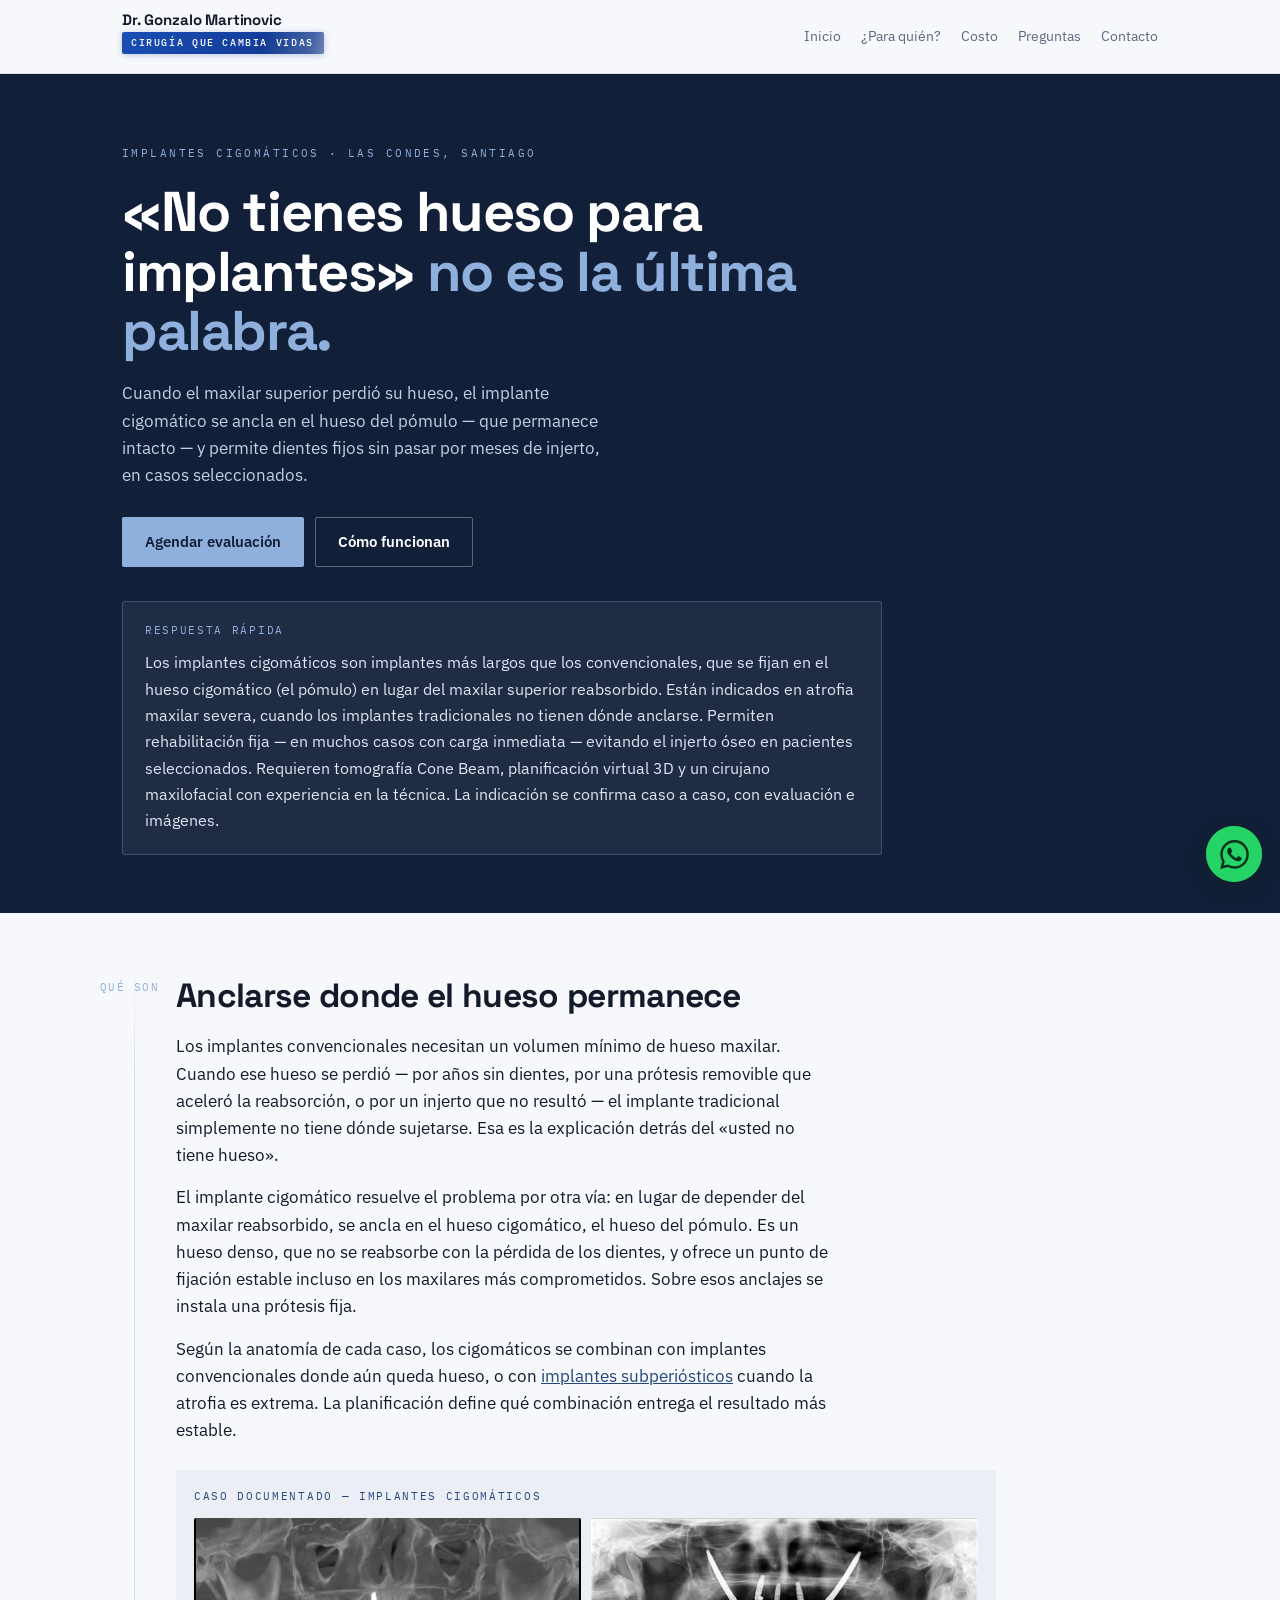
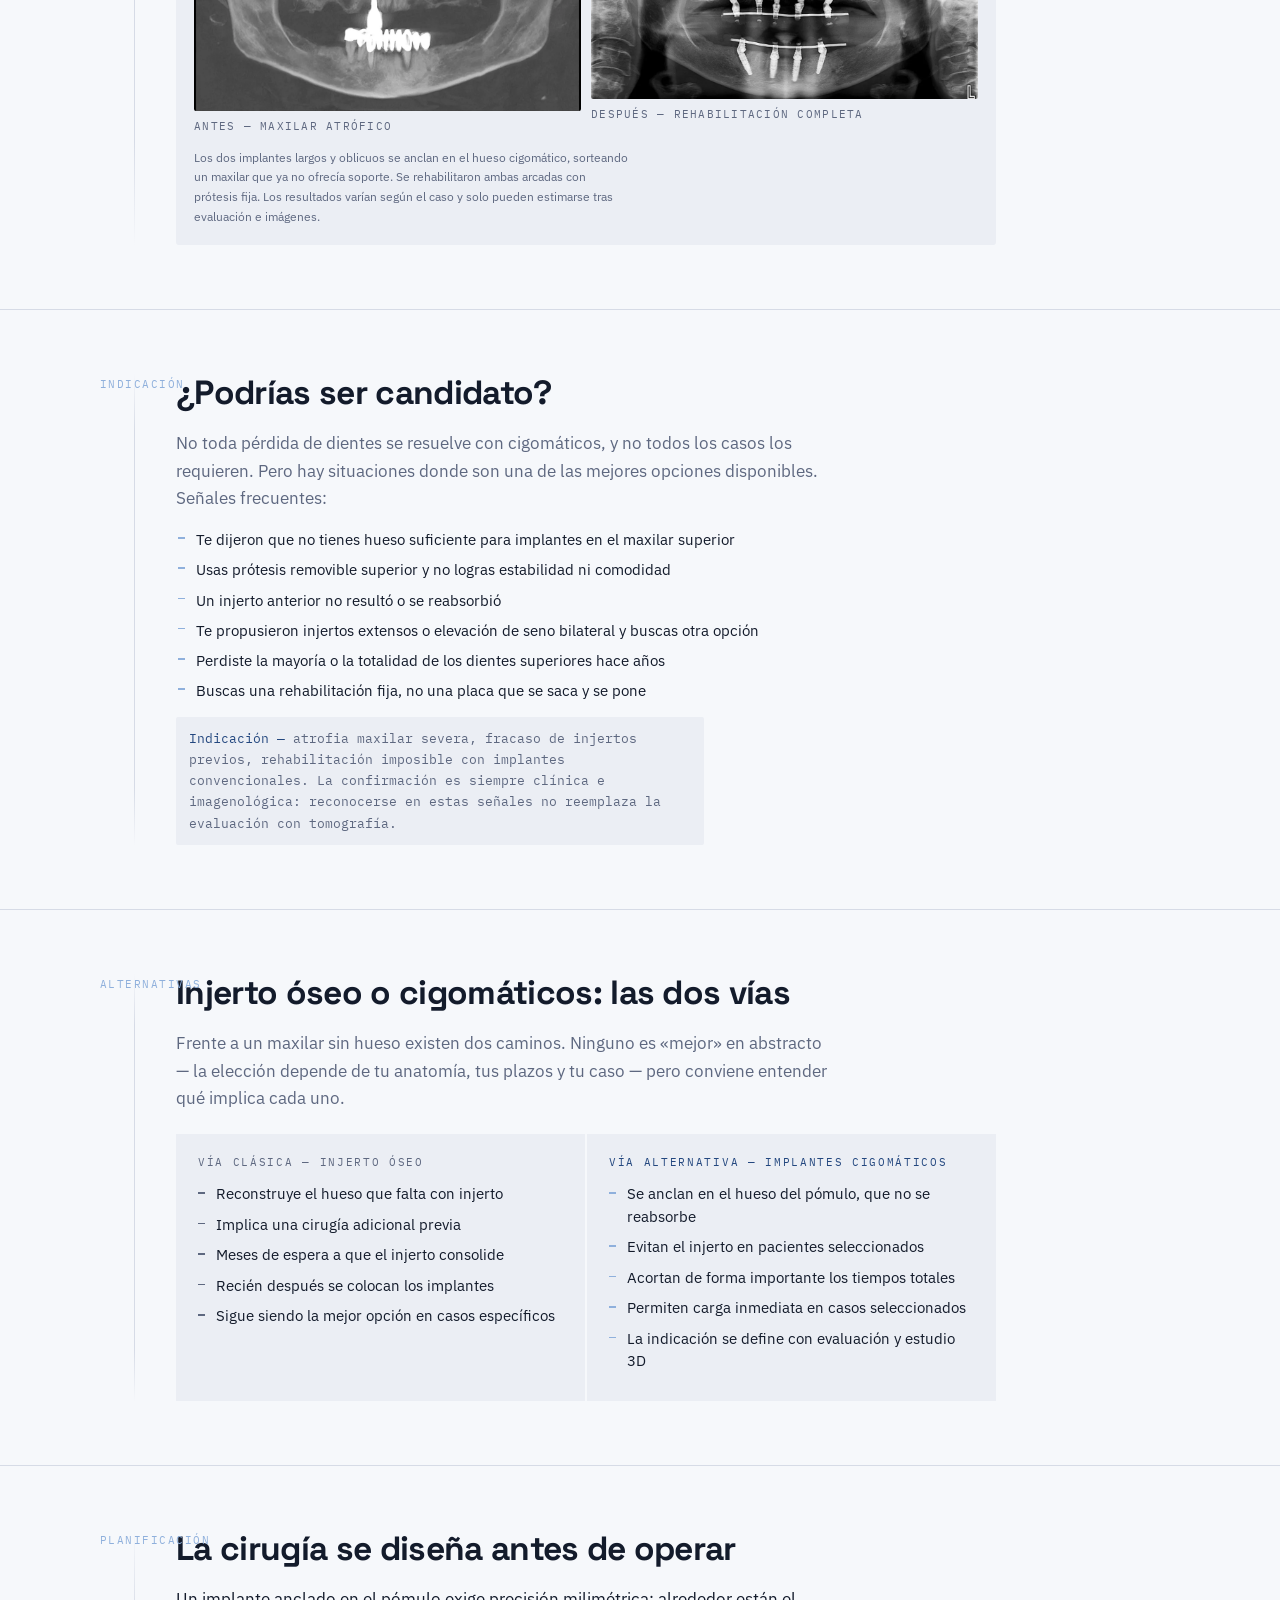
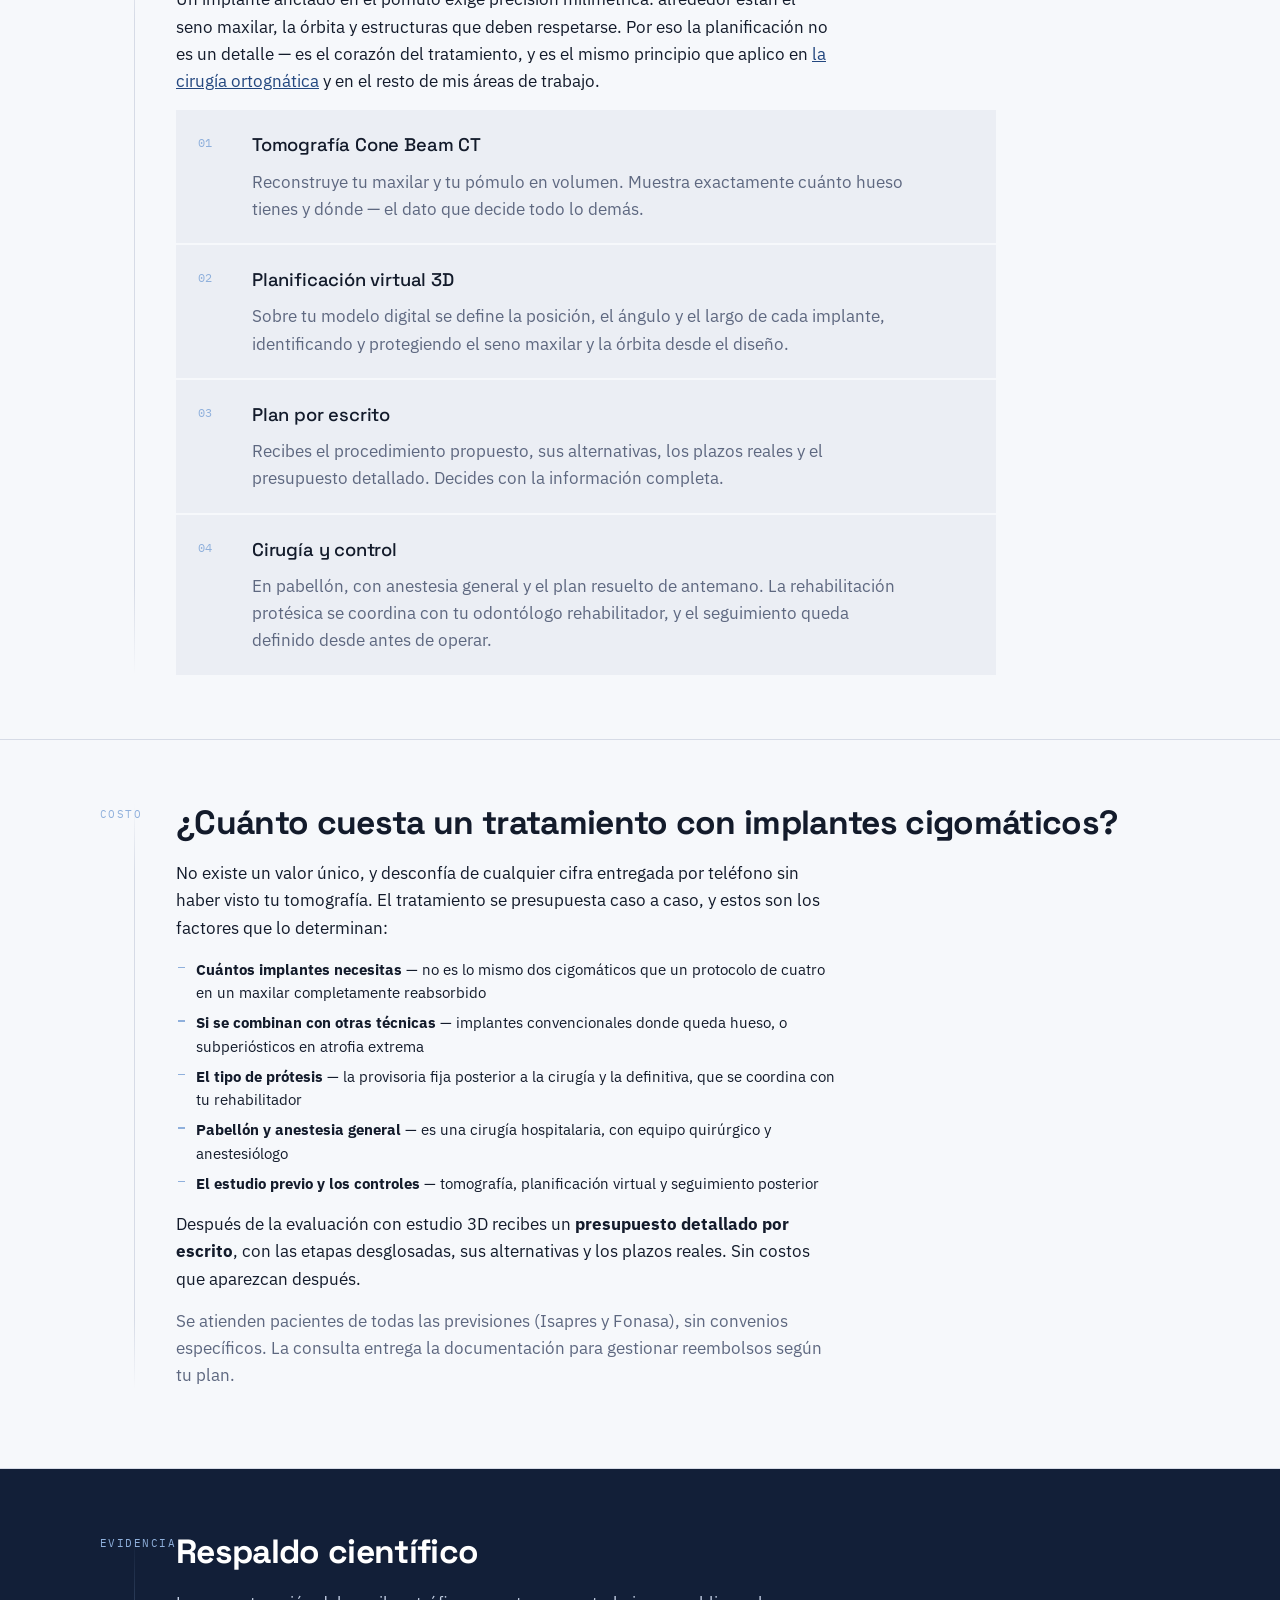
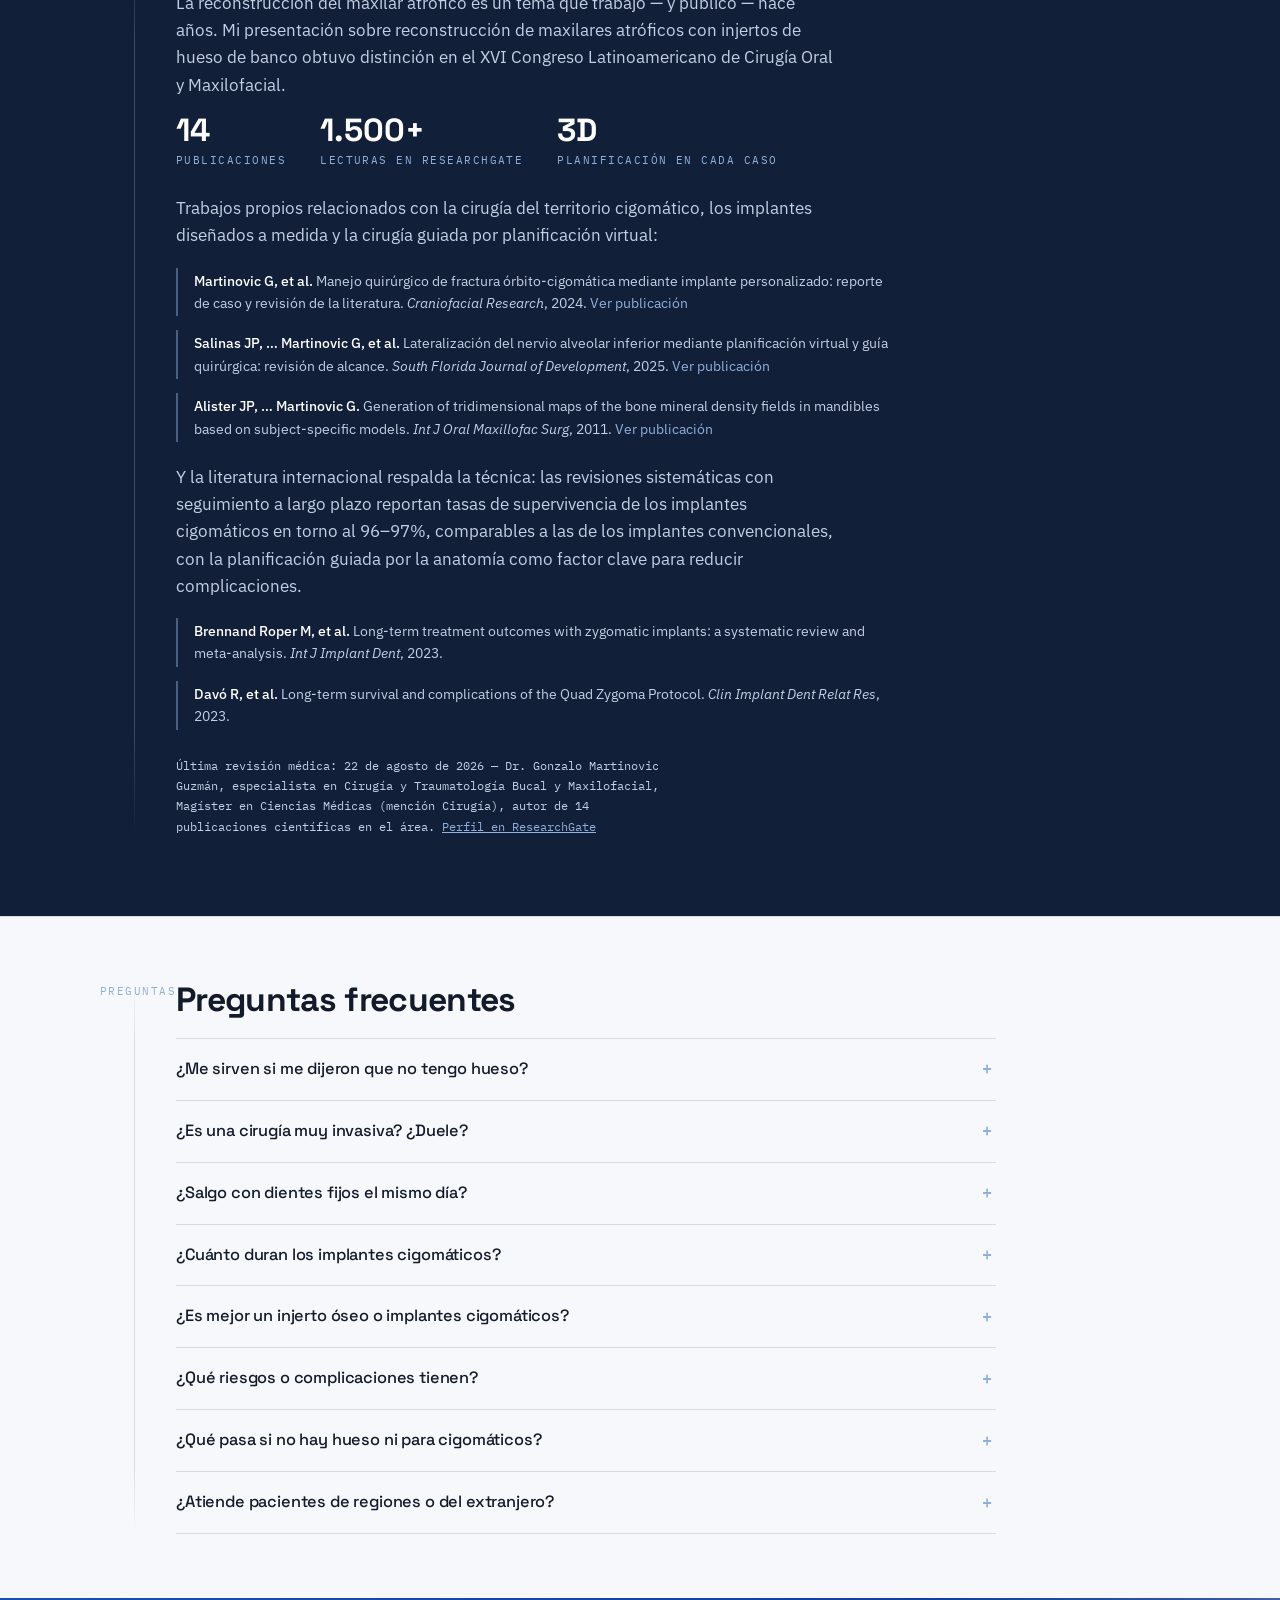
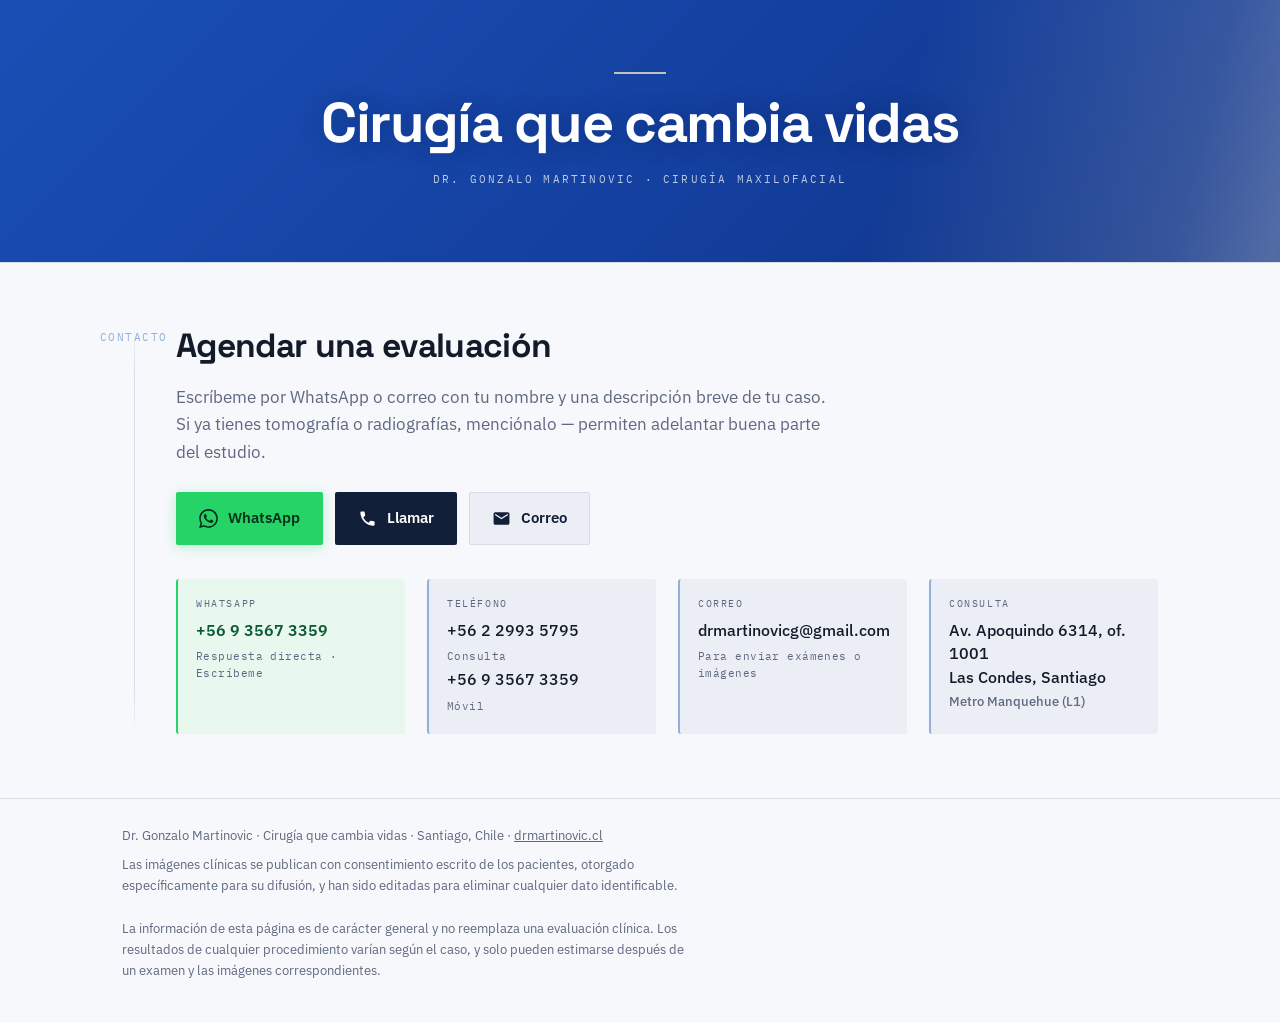
<file: implantes-cigomaticos.html>
<!DOCTYPE html>
<html lang="es-CL">
<head>
<meta charset="utf-8">
<meta name="viewport" content="width=device-width, initial-scale=1, viewport-fit=cover">
<link rel="canonical" href="https://drmartinovic.cl/implantes-cigomaticos">
<title>Implantes cigomáticos en Santiago — Dr. Gonzalo Martinovic, cirujano maxilofacial en Las Condes</title>
<meta name="description" content="¿Te dijeron que no tienes hueso para implantes? Los implantes cigomáticos se anclan en el hueso del pómulo y permiten dientes fijos sin injerto en casos seleccionados. Evaluación con planificación 3D en Las Condes, Santiago. Dr. Gonzalo Martinovic, cirujano maxilofacial.">

<meta property="og:type" content="article">
<meta property="og:url" content="https://drmartinovic.cl/implantes-cigomaticos">
<meta property="og:title" content="Implantes cigomáticos en Santiago — Dr. Gonzalo Martinovic">
<meta property="og:description" content="Dientes fijos cuando el maxilar ya no tiene hueso: anclaje en el hueso cigomático, sin injerto en casos seleccionados. Planificación virtual 3D.">
<meta name="theme-color" content="#121F38">

<link rel="preconnect" href="https://fonts.googleapis.com">
<link rel="preconnect" href="https://fonts.gstatic.com" crossorigin>
<link href="https://fonts.googleapis.com/css2?family=IBM+Plex+Mono:wght@400;500&family=IBM+Plex+Sans:wght@400;500;600&family=Space+Grotesk:wght@500;700&display=swap" rel="stylesheet">

<style>
:root{
  --profundo:#121F38;
  --azul:#23477F;
  --acero:#8FB0DC;
  --hueso:#D8CFC0;
  --radiografia:#EBEEF4;
  --papel:#F6F8FB;
  --tinta:#131B2B;
  --gris:#5E6880;
  --linea:#D6DBE6;

  --display:'Space Grotesk',system-ui,sans-serif;
  --texto:'IBM Plex Sans',system-ui,sans-serif;
  --dato:'IBM Plex Mono',ui-monospace,monospace;

  --rail:76px;
}

*{box-sizing:border-box}
html,body{overflow-x:hidden;max-width:100%}
html{scroll-behavior:smooth}
body{
  margin:0;background:var(--papel);color:var(--tinta);
  font-family:var(--texto);font-size:16.5px;line-height:1.65;
  -webkit-font-smoothing:antialiased;
}
a{color:inherit}
img,svg{display:block;max-width:100%}

.envoltura{max-width:1080px;margin:0 auto;padding:0 22px}

/* ---------- riel de medición ---------- */
.riel{position:relative;padding-left:var(--rail)}
.riel::before{
  content:"";position:absolute;left:34px;top:0;bottom:0;width:1px;
  background:linear-gradient(to bottom,transparent,var(--linea) 12%,var(--linea) 88%,transparent);
}
.marca{
  position:absolute;left:0;top:2px;width:var(--rail);
  font-family:var(--dato);font-size:10.5px;letter-spacing:.14em;
  color:var(--acero);text-transform:uppercase;
}
@media(max-width:760px){
  :root{--rail:0px}
  .riel{padding-left:0}
  .riel::before{display:none}
  .envoltura{padding:0 20px}
  .marca{position:static;width:auto;display:block;margin-bottom:10px;color:var(--azul)}
}

/* ---------- navegación ---------- */
.nav{
  position:sticky;top:0;z-index:50;background:rgba(246,248,251,.93);
  backdrop-filter:blur(8px);border-bottom:1px solid var(--linea);
}
.nav-in{display:flex;align-items:center;justify-content:space-between;gap:16px;
  max-width:1080px;margin:0 auto;padding:11px 22px}
.nav-marca{font-family:var(--display);font-weight:700;font-size:15px;letter-spacing:-.01em;line-height:1.15}
.nav-marca a{text-decoration:none}
.nav-lema{
  display:inline-block;position:relative;overflow:hidden;isolation:isolate;
  font-family:var(--dato);font-size:9.5px;letter-spacing:.17em;font-weight:500;
  text-transform:uppercase;color:#fff;margin-top:4px;
  padding:3px 10px 3px 9px;border-radius:2px;
  background:linear-gradient(135deg,#1A4FB5 0%,#1440A0 55%,#0F3282 100%);
  box-shadow:0 1px 6px rgba(20,64,160,.28);
}
.nav-lema::after{
  content:"";position:absolute;inset:0;pointer-events:none;
  background:linear-gradient(105deg,
    transparent 38%,
    rgba(255,255,255,.22) 47%,
    rgba(255,255,255,.42) 50%,
    rgba(255,255,255,.22) 53%,
    transparent 62%);
  background-size:260% 100%;background-position:180% 0;
  animation:destello 7.5s ease-in-out 1.4s infinite;
}
@keyframes destello{
  0%{background-position:180% 0}
  38%,100%{background-position:-90% 0}
}
@media(prefers-reduced-motion:reduce){.nav-lema::after{animation:none;opacity:.3}}
.nav-links{display:flex;gap:20px;font-size:13.5px;color:var(--gris)}
.nav-links a{text-decoration:none}
.nav-links a:hover{color:var(--azul)}
@media(max-width:640px){.nav-links{display:none}}

/* ---------- portada ---------- */
.portada{background:var(--profundo);color:#fff;position:relative;overflow:hidden}
.portada-in{max-width:1080px;margin:0 auto;padding:70px 22px 58px}
@media(max-width:860px){.portada-in{padding:44px 22px 42px}}
.cejilla{
  font-family:var(--dato);font-size:11px;letter-spacing:.22em;
  color:var(--acero);text-transform:uppercase;margin-bottom:20px;
}
.portada h1{
  font-family:var(--display);font-weight:700;
  font-size:clamp(2.05rem,5.4vw,3.5rem);line-height:1.06;
  letter-spacing:-.025em;margin:0 0 20px;max-width:19ch;
}
.portada h1 em{font-style:normal;color:var(--acero)}
.bajada{font-size:17px;line-height:1.6;color:#C3CFE4;max-width:50ch;margin:0 0 28px}
.acciones{display:flex;gap:11px;flex-wrap:wrap}

.btn{
  display:inline-block;font-family:var(--texto);font-size:14.5px;font-weight:600;
  padding:12px 22px;border-radius:2px;text-decoration:none;
  border:1px solid transparent;transition:transform .12s ease,background .15s ease;
}
.btn:active{transform:translateY(1px)}
.btn-a{background:var(--acero);color:var(--profundo)}
.btn-a:hover{background:#AAC5E8}
.btn-b{border-color:rgba(255,255,255,.32);color:#fff}
.btn-b:hover{background:rgba(255,255,255,.08)}

@media(prefers-reduced-motion:reduce){html{scroll-behavior:auto}}

/* ---------- respuesta rápida: informe de lectura inmediata ---------- */
.respuesta{
  margin-top:34px;background:rgba(255,255,255,.06);
  border:1px solid rgba(143,176,220,.28);border-radius:3px;
  padding:20px 22px;max-width:760px;
}
.respuesta-et{
  font-family:var(--dato);font-size:10.5px;letter-spacing:.16em;
  text-transform:uppercase;color:var(--acero);margin-bottom:10px;
}
.respuesta p{margin:0;font-size:15.5px;line-height:1.7;color:#DDE6F2;max-width:none}

/* ---------- secciones ---------- */
.seccion{padding:64px 0;border-top:1px solid var(--linea)}
.seccion:first-of-type{border-top:0}
@media(max-width:760px){.seccion{padding:44px 0}}

h2{
  font-family:var(--display);font-weight:700;
  font-size:clamp(1.5rem,3.4vw,2.1rem);line-height:1.15;
  letter-spacing:-.02em;margin:0 0 18px;
}
h3{font-family:var(--display);font-weight:500;font-size:1.15rem;
  letter-spacing:-.01em;margin:0 0 8px}
p{margin:0 0 15px;max-width:66ch}
.gris{color:var(--gris)}

.indicacion{
  font-family:var(--dato);font-size:12.5px;line-height:1.7;color:var(--gris);
  background:var(--radiografia);border-radius:2px;padding:11px 13px;margin-top:14px;max-width:66ch;
}
.indicacion span{color:var(--azul)}
.consultar{list-style:none;padding:0;margin:16px 0 0;max-width:66ch}
.consultar li{
  position:relative;padding-left:20px;margin-bottom:7px;
  font-size:15px;line-height:1.55;
}
.consultar li::before{
  content:"";position:absolute;left:2px;top:9px;
  width:7px;height:1.5px;background:var(--acero);
}

/* ---------- casos ---------- */
.caso{margin:26px 0 0;padding:18px;background:var(--radiografia);border-radius:3px;max-width:820px}
.caso img{width:100%;height:auto;display:block;border-radius:2px}
.caso-tit{
  font-family:var(--dato);font-size:10.5px;letter-spacing:.16em;
  text-transform:uppercase;color:var(--azul);margin-bottom:12px;
}
.caso-par{display:grid;grid-template-columns:1fr 1fr;gap:10px}
@media(max-width:560px){.caso-par{grid-template-columns:1fr}}
.caso-et{
  display:block;font-family:var(--dato);font-size:10.5px;letter-spacing:.12em;
  text-transform:uppercase;color:var(--gris);margin-top:7px;
}
.caso-pie{font-size:12px;line-height:1.65;color:var(--gris);margin:12px 0 0;max-width:62ch}

/* ---------- comparativa: las dos vías ---------- */
.vias{display:grid;grid-template-columns:1fr 1fr;gap:2px;margin-top:22px;max-width:820px}
@media(max-width:640px){.vias{grid-template-columns:1fr}}
.via{background:var(--radiografia);padding:20px 22px}
.via-et{
  font-family:var(--dato);font-size:10.5px;letter-spacing:.16em;
  text-transform:uppercase;margin-bottom:12px;color:var(--gris);
}
.via-b .via-et{color:var(--azul)}
.via ul{list-style:none;padding:0;margin:0}
.via li{
  position:relative;padding-left:18px;margin-bottom:8px;
  font-size:14.5px;line-height:1.55;
}
.via li::before{
  content:"";position:absolute;left:0;top:9px;
  width:7px;height:1.5px;background:var(--gris);
}
.via-b li::before{background:var(--acero)}

/* ---------- pasos ---------- */
.pasos{counter-reset:paso;display:grid;gap:2px;margin-top:6px;max-width:820px}
.paso{
  background:var(--radiografia);padding:20px 22px;position:relative;
  display:grid;grid-template-columns:38px 1fr;gap:16px;align-items:start;
}
.paso::before{
  counter-increment:paso;content:counter(paso,decimal-leading-zero);
  font-family:var(--dato);font-size:12px;color:var(--acero);padding-top:3px;
}

/* ---------- respaldo científico ---------- */
.respaldo{background:var(--profundo);color:#fff}
.respaldo h2{color:#fff}
.respaldo p{color:#C3CFE4}
.respaldo .marca{color:var(--acero)}
.respaldo .riel::before{background:linear-gradient(to bottom,transparent,rgba(143,176,220,.3) 12%,rgba(143,176,220,.3) 88%,transparent)}
.metricas{display:flex;gap:34px;flex-wrap:wrap;margin:8px 0 26px}
.metrica-n{font-family:var(--display);font-weight:700;font-size:2rem;line-height:1;color:#fff}
.metrica-et{font-family:var(--dato);font-size:10.5px;letter-spacing:.14em;
  text-transform:uppercase;color:var(--acero);margin-top:6px}
.refs{list-style:none;padding:0;margin:18px 0 0;max-width:72ch}
.refs li{
  border-left:2px solid rgba(143,176,220,.45);padding:2px 0 2px 16px;margin-bottom:14px;
  font-size:14px;line-height:1.6;color:#C3CFE4;
}
.refs li b{color:#fff;font-weight:500}
.refs li a{color:var(--acero);text-decoration:none}
.refs li a:hover{text-decoration:underline}
.revision{
  margin-top:26px;font-family:var(--dato);font-size:12px;line-height:1.7;
  color:rgba(255,255,255,.62);max-width:72ch;
}

/* ---------- preguntas frecuentes ---------- */
.faq{max-width:820px;margin-top:6px}
.faq details{border-top:1px solid var(--linea)}
.faq details:last-child{border-bottom:1px solid var(--linea)}
.faq summary{
  cursor:pointer;list-style:none;padding:17px 34px 17px 0;position:relative;
  font-family:var(--display);font-weight:500;font-size:1.02rem;letter-spacing:-.01em;
}
.faq summary::-webkit-details-marker{display:none}
.faq summary::after{
  content:"+";position:absolute;right:4px;top:50%;transform:translateY(-52%);
  font-family:var(--dato);font-size:17px;color:var(--acero);
}
.faq details[open] summary::after{content:"–"}
.faq details p{margin:0 0 17px;font-size:15px;color:var(--gris);max-width:66ch}
.faq details a{color:var(--azul)}

/* ---------- lema ---------- */
.lema{
  position:relative;overflow:hidden;isolation:isolate;
  background:linear-gradient(135deg,#1A4FB5 0%,#1440A0 55%,#0F3282 100%);
  color:#fff;padding:74px 0;text-align:center;
}
.lema-brillo{
  position:absolute;inset:0;z-index:-1;pointer-events:none;
  background:linear-gradient(105deg,
    transparent 38%,
    rgba(255,255,255,.16) 47%,
    rgba(255,255,255,.28) 50%,
    rgba(255,255,255,.16) 53%,
    transparent 62%);
  background-size:260% 100%;background-position:180% 0;
  animation:destello 7.5s ease-in-out 1.4s infinite;
}
.lema-regla{
  display:block;width:52px;height:2px;background:var(--hueso);
  margin:0 auto 20px;opacity:.9;
}
.lema-texto{
  font-family:var(--display);font-weight:700;
  font-size:clamp(1.9rem,6vw,3.5rem);line-height:1.04;
  letter-spacing:-.028em;margin:0;max-width:none;
  text-shadow:0 1px 24px rgba(8,26,66,.32);
}
.lema-pie{
  font-family:var(--dato);font-size:11px;letter-spacing:.2em;
  text-transform:uppercase;color:rgba(255,255,255,.72);
  margin:18px 0 0;max-width:none;
}
@media(max-width:560px){.lema{padding:52px 0}}
@media(prefers-reduced-motion:reduce){.lema-brillo{animation:none;opacity:.35}}

/* ---------- contacto: acciones con color de canal ---------- */
.contacto-grid{display:grid;grid-template-columns:repeat(auto-fit,minmax(215px,1fr));gap:22px;margin-top:8px}
.dato{
  position:relative;background:var(--radiografia);border-radius:3px;
  padding:17px 18px 16px;border-left:2px solid var(--acero);
  transition:border-color .15s ease,background .15s ease,transform .12s ease;
}
.dato:hover{border-left-color:var(--azul);background:#E3E8F1;transform:translateY(-1px)}
.dato-et{font-family:var(--dato);font-size:10px;letter-spacing:.16em;
  text-transform:uppercase;color:var(--gris);margin-bottom:7px}
.dato a{
  font-size:15.5px;text-decoration:none;color:var(--tinta);font-weight:500;
  line-height:1.5;display:inline-block;
}
.dato a:hover{color:var(--azul)}
.dato-nota{
  display:block;font-family:var(--dato);font-size:11px;letter-spacing:.04em;
  color:var(--gris);margin-top:6px;font-weight:400;
}
.dato-wa{border-left-color:#25D366;background:#E9F8EF}
.dato-wa:hover{border-left-color:#1FBE5B;background:#DDF3E5}
.dato-wa a{color:#0B5A31;font-weight:600}
.dato-wa a:hover{color:#06301A}

.canales{display:flex;gap:12px;flex-wrap:wrap;margin:26px 0 34px}
.canal{
  display:inline-flex;align-items:center;gap:10px;
  font-family:var(--texto);font-size:15px;font-weight:600;
  padding:13px 22px;border-radius:2px;text-decoration:none;
  border:1px solid transparent;
  transition:transform .12s ease,background .15s ease,box-shadow .15s ease;
}
.canal svg{width:19px;height:19px;flex:none;fill:currentColor}
.canal:active{transform:translateY(1px)}
.canal-wa{background:#25D366;color:#06301A;box-shadow:0 2px 12px rgba(37,211,102,.28);
  animation:destelloVerde 4.2s ease-in-out 3s infinite}
.canal-wa:hover{animation:none}
@keyframes destelloVerde{
  0%,72%,100%{box-shadow:0 2px 12px rgba(37,211,102,.28)}
  80%{box-shadow:0 2px 12px rgba(37,211,102,.28), 0 0 20px 4px rgba(37,211,102,.5)}
  88%{box-shadow:0 2px 12px rgba(37,211,102,.28)}
}
@media(prefers-reduced-motion:reduce){.canal-wa{animation:none}}
.canal-wa:hover{background:#1FBE5B;box-shadow:0 4px 18px rgba(37,211,102,.38)}
.canal-tel{background:var(--profundo);color:#fff}
.canal-tel:hover{background:var(--azul)}
.canal-mail{background:var(--radiografia);color:var(--profundo);border-color:var(--linea)}
.canal-mail:hover{background:var(--acero);border-color:var(--acero);color:var(--profundo)}
@media(max-width:560px){
  .canales{flex-direction:column;gap:10px}
  .canal{justify-content:center;width:100%}
}

/* botón flotante de WhatsApp */
.wa-flota{
  position:fixed;right:18px;bottom:18px;z-index:80;
  display:flex;align-items:center;justify-content:center;
  width:56px;height:56px;border-radius:50%;
  background:#25D366;color:#06301A;text-decoration:none;
  box-shadow:0 6px 20px rgba(8,40,22,.34);
  transition:transform .16s ease,box-shadow .16s ease;
}
.wa-flota svg{width:29px;height:29px;fill:currentColor}
.wa-flota{animation:latido 3.4s ease-in-out 2s infinite}
.wa-flota:hover{transform:scale(1.06);box-shadow:0 8px 26px rgba(8,40,22,.44);animation:none}
@keyframes latido{
  0%,58%,100%{transform:scale(1);
    box-shadow:0 6px 20px rgba(8,40,22,.34), 0 0 0 0 rgba(37,211,102,0);
    background:#25D366}
  64%{transform:scale(1.13);
    box-shadow:0 8px 26px rgba(8,40,22,.42), 0 0 22px 6px rgba(37,211,102,.55);
    background:#2EEA76}
  70%{transform:scale(1);
    box-shadow:0 6px 20px rgba(8,40,22,.34), 0 0 0 0 rgba(37,211,102,0);
    background:#25D366}
  76%{transform:scale(1.10);
    box-shadow:0 8px 26px rgba(8,40,22,.42), 0 0 20px 5px rgba(37,211,102,.48);
    background:#2EEA76}
  82%{transform:scale(1);
    box-shadow:0 6px 20px rgba(8,40,22,.34), 0 0 0 0 rgba(37,211,102,0);
    background:#25D366}
}
.wa-flota::after{
  content:"";position:absolute;inset:0;border-radius:50%;
  border:2px solid rgba(37,211,102,.55);
  animation:pulso 3.2s ease-out infinite;
}
@keyframes pulso{
  0%{transform:scale(1);opacity:.7}
  70%,100%{transform:scale(1.5);opacity:0}
}
@media(prefers-reduced-motion:reduce){
  .wa-flota::after{animation:none;opacity:0}
  .wa-flota{animation:none}
}
@media(max-width:560px){.wa-flota{right:14px;bottom:14px;width:52px;height:52px}}

.pie{
  border-top:1px solid var(--linea);padding:26px 0 40px;
  font-size:12.5px;line-height:1.7;color:var(--gris);
}
.pie a{color:var(--gris)}

:focus-visible{outline:2px solid var(--acero);outline-offset:3px}
</style>
<!-- Google tag (gtag.js) - Google Ads -->
<script async src="https://www.googletagmanager.com/gtag/js?id=AW-18343247822"></script>
<script>
  window.dataLayer = window.dataLayer || [];
  function gtag(){dataLayer.push(arguments);}
  gtag('js', new Date());
  gtag('config', 'AW-18343247822');
  gtag('config', 'G-L25Q2L8G50');

  function convWhatsApp(){
    gtag('event','conversion',{'send_to':'AW-18343247822/HrUOCNyYneIcEM7_3qpE'});
    return true;
  }
  function convTelefono(){
    gtag('event','conversion',{'send_to':'AW-18343247822/Ro7FCKncoOIcEM7_3qpE'});
    return true;
  }

  // --- Medicion de interes real (GA4) ---
  (function(){
    var origWA = window.convWhatsApp, origTel = window.convTelefono;
    window.convWhatsApp = function(){
      gtag('event','contacto',{'metodo':'whatsapp','pagina':'implantes-cigomaticos'});
      return origWA();
    };
    window.convTelefono = function(){
      gtag('event','contacto',{'metodo':'telefono','pagina':'implantes-cigomaticos'});
      return origTel();
    };

    // Profundidad de lectura: 25/50/75/100%
    var hitos = [25,50,75,100], vistos = {};
    function medirScroll(){
      var alto = document.documentElement.scrollHeight - window.innerHeight;
      if (alto <= 0) return;
      var pct = (window.scrollY / alto) * 100;
      hitos.forEach(function(m){
        if (pct >= m && !vistos[m]) {
          vistos[m] = true;
          gtag('event','scroll_'+m,{'pagina':'implantes-cigomaticos'});
        }
      });
    }
    var t;
    window.addEventListener('scroll', function(){
      clearTimeout(t); t = setTimeout(medirScroll, 200);
    }, {passive:true});

    // Lectura sostenida
    setTimeout(function(){ gtag('event','permanencia_30s',{'pagina':'implantes-cigomaticos'}); }, 30000);
    setTimeout(function(){ gtag('event','permanencia_60s',{'pagina':'implantes-cigomaticos'}); }, 60000);
  })();
</script>
</head>
<body>

<nav class="nav">
  <div class="nav-in">
    <div class="nav-firma">
      <div class="nav-marca"><a href="/">Dr. Gonzalo Martinovic</a></div>
      <div class="nav-lema">Cirugía que cambia vidas</div>
    </div>
    <div class="nav-links">
      <a href="/">Inicio</a>
      <a href="#candidatos">¿Para quién?</a>
      <a href="#costo">Costo</a>
      <a href="#faq">Preguntas</a>
      <a href="#contacto">Contacto</a>
    </div>
  </div>
</nav>

<header class="portada">
  <div class="portada-in">
    <div class="cejilla">Implantes cigomáticos · Las Condes, Santiago</div>
    <h1>«No tienes hueso para implantes» <em>no es la última palabra.</em></h1>
    <p class="bajada">
      Cuando el maxilar superior perdió su hueso, el implante cigomático se ancla en
      el hueso del pómulo — que permanece intacto — y permite dientes fijos sin
      pasar por meses de injerto, en casos seleccionados.
    </p>
    <div class="acciones">
      <a class="btn btn-a" onclick="convWhatsApp()" href="https://wa.me/56935673359?text=Hola%20Dr.%20Martinovic%2C%20quisiera%20una%20evaluaci%C3%B3n%20por%20implantes%20cigom%C3%A1ticos.">Agendar evaluación</a>
      <a class="btn btn-b" href="#que-son">Cómo funcionan</a>
    </div>

    <div class="respuesta">
      <div class="respuesta-et">Respuesta rápida</div>
      <p>
        Los implantes cigomáticos son implantes más largos que los convencionales,
        que se fijan en el hueso cigomático (el pómulo) en lugar del maxilar
        superior reabsorbido. Están indicados en atrofia maxilar severa, cuando los
        implantes tradicionales no tienen dónde anclarse. Permiten rehabilitación
        fija — en muchos casos con carga inmediata — evitando el injerto óseo en
        pacientes seleccionados. Requieren tomografía Cone Beam, planificación
        virtual 3D y un cirujano maxilofacial con experiencia en la técnica. La
        indicación se confirma caso a caso, con evaluación e imágenes.
      </p>
    </div>
  </div>
</header>

<main>

<!-- ============ QUÉ SON ============ -->
<section class="seccion" id="que-son">
  <div class="envoltura riel">
    <span class="marca">Qué son</span>
    <h2>Anclarse donde el hueso permanece</h2>
    <p>
      Los implantes convencionales necesitan un volumen mínimo de hueso maxilar.
      Cuando ese hueso se perdió — por años sin dientes, por una prótesis removible
      que aceleró la reabsorción, o por un injerto que no resultó — el implante
      tradicional simplemente no tiene dónde sujetarse. Esa es la explicación
      detrás del «usted no tiene hueso».
    </p>
    <p>
      El implante cigomático resuelve el problema por otra vía: en lugar de
      depender del maxilar reabsorbido, se ancla en el hueso cigomático, el hueso
      del pómulo. Es un hueso denso, que no se reabsorbe con la pérdida de los
      dientes, y ofrece un punto de fijación estable incluso en los maxilares más
      comprometidos. Sobre esos anclajes se instala una prótesis fija.
    </p>
    <p>
      Según la anatomía de cada caso, los cigomáticos se combinan con implantes
      convencionales donde aún queda hueso, o con
      <a href="/#subperiosticos" style="color:var(--azul)">implantes subperiósticos</a>
      cuando la atrofia es extrema. La planificación define qué combinación entrega
      el resultado más estable.
    </p>

    <figure class="caso">
      <figcaption class="caso-tit">Caso documentado — implantes cigomáticos</figcaption>
      <div class="caso-par">
        <div>
          <img src="[data-uri]" width="1100" height="550" loading="lazy"
               alt="Maxilar superior con pérdida ósea severa antes del tratamiento con implantes cigomáticos">
          <span class="caso-et">Antes — maxilar atrófico</span>
        </div>
        <div>
          <img src="[data-uri]" width="1100" height="516" loading="lazy"
               alt="Implantes cigomáticos instalados con rehabilitación fija en ambas arcadas">
          <span class="caso-et">Después — rehabilitación completa</span>
        </div>
      </div>
      <p class="caso-pie">
        Los dos implantes largos y oblicuos se anclan en el hueso cigomático,
        sorteando un maxilar que ya no ofrecía soporte. Se rehabilitaron ambas
        arcadas con prótesis fija. Los resultados varían según el caso y solo
        pueden estimarse tras evaluación e imágenes.
      </p>
    </figure>
  </div>
</section>

<!-- ============ CANDIDATOS ============ -->
<section class="seccion" id="candidatos">
  <div class="envoltura riel">
    <span class="marca">Indicación</span>
    <h2>¿Podrías ser candidato?</h2>
    <p class="gris">
      No toda pérdida de dientes se resuelve con cigomáticos, y no todos los casos
      los requieren. Pero hay situaciones donde son una de las mejores opciones
      disponibles. Señales frecuentes:
    </p>
    <ul class="consultar">
      <li>Te dijeron que no tienes hueso suficiente para implantes en el maxilar superior</li>
      <li>Usas prótesis removible superior y no logras estabilidad ni comodidad</li>
      <li>Un injerto anterior no resultó o se reabsorbió</li>
      <li>Te propusieron injertos extensos o elevación de seno bilateral y buscas otra opción</li>
      <li>Perdiste la mayoría o la totalidad de los dientes superiores hace años</li>
      <li>Buscas una rehabilitación fija, no una placa que se saca y se pone</li>
    </ul>
    <div class="indicacion">
      <span>Indicación —</span> atrofia maxilar severa, fracaso de injertos previos,
      rehabilitación imposible con implantes convencionales. La confirmación es
      siempre clínica e imagenológica: reconocerse en estas señales no reemplaza la
      evaluación con tomografía.
    </div>
  </div>
</section>

<!-- ============ LAS DOS VÍAS ============ -->
<section class="seccion">
  <div class="envoltura riel">
    <span class="marca">Alternativas</span>
    <h2>Injerto óseo o cigomáticos: las dos vías</h2>
    <p class="gris">
      Frente a un maxilar sin hueso existen dos caminos. Ninguno es «mejor» en
      abstracto — la elección depende de tu anatomía, tus plazos y tu caso — pero
      conviene entender qué implica cada uno.
    </p>
    <div class="vias">
      <div class="via">
        <div class="via-et">Vía clásica — injerto óseo</div>
        <ul>
          <li>Reconstruye el hueso que falta con injerto</li>
          <li>Implica una cirugía adicional previa</li>
          <li>Meses de espera a que el injerto consolide</li>
          <li>Recién después se colocan los implantes</li>
          <li>Sigue siendo la mejor opción en casos específicos</li>
        </ul>
      </div>
      <div class="via via-b">
        <div class="via-et">Vía alternativa — implantes cigomáticos</div>
        <ul>
          <li>Se anclan en el hueso del pómulo, que no se reabsorbe</li>
          <li>Evitan el injerto en pacientes seleccionados</li>
          <li>Acortan de forma importante los tiempos totales</li>
          <li>Permiten carga inmediata en casos seleccionados</li>
          <li>La indicación se define con evaluación y estudio 3D</li>
        </ul>
      </div>
    </div>
  </div>
</section>

<!-- ============ PLANIFICACIÓN ============ -->
<section class="seccion" id="planificacion">
  <div class="envoltura riel">
    <span class="marca">Planificación</span>
    <h2>La cirugía se diseña antes de operar</h2>
    <p>
      Un implante anclado en el pómulo exige precisión milimétrica: alrededor están
      el seno maxilar, la órbita y estructuras que deben respetarse. Por eso la
      planificación no es un detalle — es el corazón del tratamiento, y es el mismo
      principio que aplico en <a href="/cirugia-ortognatica" style="color:var(--azul)">la cirugía
      ortognática</a> y en el resto de mis áreas de trabajo.
    </p>
    <div class="pasos">
      <div class="paso">
        <div>
          <h3>Tomografía Cone Beam CT</h3>
          <p class="gris" style="margin:0">
            Reconstruye tu maxilar y tu pómulo en volumen. Muestra exactamente
            cuánto hueso tienes y dónde — el dato que decide todo lo demás.
          </p>
        </div>
      </div>
      <div class="paso">
        <div>
          <h3>Planificación virtual 3D</h3>
          <p class="gris" style="margin:0">
            Sobre tu modelo digital se define la posición, el ángulo y el largo de
            cada implante, identificando y protegiendo el seno maxilar y la órbita
            desde el diseño.
          </p>
        </div>
      </div>
      <div class="paso">
        <div>
          <h3>Plan por escrito</h3>
          <p class="gris" style="margin:0">
            Recibes el procedimiento propuesto, sus alternativas, los plazos reales
            y el presupuesto detallado. Decides con la información completa.
          </p>
        </div>
      </div>
      <div class="paso">
        <div>
          <h3>Cirugía y control</h3>
          <p class="gris" style="margin:0">
            En pabellón, con anestesia general y el plan resuelto de antemano. La
            rehabilitación protésica se coordina con tu odontólogo rehabilitador, y
            el seguimiento queda definido desde antes de operar.
          </p>
        </div>
      </div>
    </div>
  </div>
</section>

<!-- ============ COSTO ============ -->
<section class="seccion" id="costo">
  <div class="envoltura riel">
    <span class="marca">Costo</span>
    <h2>¿Cuánto cuesta un tratamiento con implantes cigomáticos?</h2>
    <p>
      No existe un valor único, y desconfía de cualquier cifra entregada por
      teléfono sin haber visto tu tomografía. El tratamiento se presupuesta caso a
      caso, y estos son los factores que lo determinan:
    </p>
    <ul class="consultar">
      <li><strong>Cuántos implantes necesitas</strong> — no es lo mismo dos cigomáticos que un protocolo de cuatro en un maxilar completamente reabsorbido</li>
      <li><strong>Si se combinan con otras técnicas</strong> — implantes convencionales donde queda hueso, o subperiósticos en atrofia extrema</li>
      <li><strong>El tipo de prótesis</strong> — la provisoria fija posterior a la cirugía y la definitiva, que se coordina con tu rehabilitador</li>
      <li><strong>Pabellón y anestesia general</strong> — es una cirugía hospitalaria, con equipo quirúrgico y anestesiólogo</li>
      <li><strong>El estudio previo y los controles</strong> — tomografía, planificación virtual y seguimiento posterior</li>
    </ul>
    <p style="margin-top:16px">
      Después de la evaluación con estudio 3D recibes un <strong>presupuesto
      detallado por escrito</strong>, con las etapas desglosadas, sus alternativas
      y los plazos reales. Sin costos que aparezcan después.
    </p>
    <p class="gris">
      Se atienden pacientes de todas las previsiones (Isapres y Fonasa), sin
      convenios específicos. La consulta entrega la documentación para gestionar
      reembolsos según tu plan.
    </p>
  </div>
</section>

<!-- ============ RESPALDO CIENTÍFICO ============ -->
<section class="seccion respaldo" id="respaldo">
  <div class="envoltura riel">
    <span class="marca">Evidencia</span>
    <h2>Respaldo científico</h2>
    <p>
      La reconstrucción del maxilar atrófico es un tema que trabajo — y publico —
      hace años. Mi presentación sobre reconstrucción de maxilares atróficos con
      injertos de hueso de banco obtuvo distinción en el XVI Congreso
      Latinoamericano de Cirugía Oral y Maxilofacial.
    </p>
    <div class="metricas">
      <div>
        <div class="metrica-n">14</div>
        <div class="metrica-et">Publicaciones</div>
      </div>
      <div>
        <div class="metrica-n">1.500+</div>
        <div class="metrica-et">Lecturas en ResearchGate</div>
      </div>
      <div>
        <div class="metrica-n">3D</div>
        <div class="metrica-et">Planificación en cada caso</div>
      </div>
    </div>
    <p>
      Trabajos propios relacionados con la cirugía del territorio cigomático, los
      implantes diseñados a medida y la cirugía guiada por planificación virtual:
    </p>
    <ul class="refs">
      <li>
        <b>Martinovic G, et al.</b> Manejo quirúrgico de fractura órbito-cigomática
        mediante implante personalizado: reporte de caso y revisión de la
        literatura. <i>Craniofacial Research</i>, 2024.
        <a href="https://www.researchgate.net/publication/388231028" target="_blank" rel="noopener">Ver publicación</a>
      </li>
      <li>
        <b>Salinas JP, … Martinovic G, et al.</b> Lateralización del nervio
        alveolar inferior mediante planificación virtual y guía quirúrgica:
        revisión de alcance. <i>South Florida Journal of Development</i>, 2025.
        <a href="https://www.researchgate.net/publication/396040453" target="_blank" rel="noopener">Ver publicación</a>
      </li>
      <li>
        <b>Alister JP, … Martinovic G.</b> Generation of tridimensional maps of
        the bone mineral density fields in mandibles based on subject-specific
        models. <i>Int J Oral Maxillofac Surg</i>, 2011.
        <a href="https://www.researchgate.net/publication/251603310" target="_blank" rel="noopener">Ver publicación</a>
      </li>
    </ul>
    <p style="margin-top:22px">
      Y la literatura internacional respalda la técnica: las revisiones
      sistemáticas con seguimiento a largo plazo reportan tasas de supervivencia de
      los implantes cigomáticos en torno al 96–97%, comparables a las de los
      implantes convencionales, con la planificación guiada por la anatomía como
      factor clave para reducir complicaciones.
    </p>
    <ul class="refs">
      <li>
        <b>Brennand Roper M, et al.</b> Long-term treatment outcomes with
        zygomatic implants: a systematic review and meta-analysis.
        <i>Int J Implant Dent</i>, 2023.
      </li>
      <li>
        <b>Davó R, et al.</b> Long-term survival and complications of the Quad
        Zygoma Protocol. <i>Clin Implant Dent Relat Res</i>, 2023.
      </li>
    </ul>
    <p class="revision">
      Última revisión médica: 22 de agosto de 2026 — Dr. Gonzalo Martinovic
      Guzmán, especialista en Cirugía y Traumatología Bucal y Maxilofacial,
      Magíster en Ciencias Médicas (mención Cirugía), autor de 14 publicaciones
      científicas en el área.
      <a href="https://www.researchgate.net/profile/Gonzalo-Martinovic" target="_blank" rel="noopener" style="color:var(--acero)">Perfil en ResearchGate</a>
    </p>
  </div>
</section>

<!-- ============ PREGUNTAS FRECUENTES ============ -->
<section class="seccion" id="faq">
  <div class="envoltura riel">
    <span class="marca">Preguntas</span>
    <h2>Preguntas frecuentes</h2>
    <div class="faq">

      <details>
        <summary>¿Me sirven si me dijeron que no tengo hueso?</summary>
        <p>
          Precisamente para esas situaciones se desarrollaron. Los implantes
          cigomáticos no dependen del hueso del maxilar reabsorbido, sino del hueso
          del pómulo, que suele conservarse. Que no seas candidato a implantes
          convencionales no significa que no lo seas a esta técnica. Vale la pena
          evaluarlo con una tomografía antes de descartarlo.
        </p>
      </details>

      <details>
        <summary>¿Es una cirugía muy invasiva? ¿Duele?</summary>
        <p>
          Es una cirugía mayor, que se realiza en pabellón con anestesia general.
          La planificación virtual la hace más precisa y predecible que las
          técnicas a mano alzada del pasado. El postoperatorio se maneja con los
          medicamentos y cuidados indicados, y la mayoría de los pacientes retoma
          su rutina de forma progresiva en las semanas siguientes. En la
          evaluación te explico en detalle cómo sería tu recuperación.
        </p>
      </details>

      <details>
        <summary>¿Salgo con dientes fijos el mismo día?</summary>
        <p>
          En muchos casos sí: cuando la estabilidad de los implantes lo permite, se
          aplica un protocolo de carga inmediata y sales con una prótesis fija
          provisoria en un plazo corto tras la cirugía. La prótesis definitiva se
          instala una vez completada la cicatrización. No se indica en todos los
          casos — depende de las condiciones clínicas de cada paciente.
        </p>
      </details>

      <details>
        <summary>¿Cuánto duran los implantes cigomáticos?</summary>
        <p>
          Las revisiones sistemáticas con seguimiento de varios años reportan tasas
          de supervivencia en torno al 96–97%, comparables a las de los implantes
          convencionales. Ningún implante puede garantizarse «para siempre»: su
          duración depende de la higiene, los controles periódicos y las
          condiciones de cada paciente. Bien indicados y planificados, son una
          solución de largo plazo confiable.
        </p>
      </details>

      <details>
        <summary>¿Es mejor un injerto óseo o implantes cigomáticos?</summary>
        <p>
          Depende del caso. El injerto reconstruye el hueso que falta, pero implica
          una intervención adicional y meses de espera; en casos específicos sigue
          siendo la mejor opción. Los cigomáticos aprovechan el hueso del pómulo y,
          en pacientes seleccionados, evitan el injerto y acortan los tiempos. La
          respuesta correcta sale del estudio 3D de tu anatomía, no de una regla
          general.
        </p>
      </details>

      <details>
        <summary>¿Qué riesgos o complicaciones tienen?</summary>
        <p>
          Como toda cirugía, tienen riesgos. La complicación más descrita en la
          literatura es la sinusitis (inflamación del seno maxilar), que tiene
          manejo y cuya frecuencia disminuye con una planificación guiada por la
          anatomía del paciente. Por eso importan tanto la tomografía previa y la
          experiencia del equipo quirúrgico. En la evaluación conversamos
          abiertamente los riesgos de tu caso.
        </p>
      </details>

      <details>
        <summary>¿Qué pasa si no hay hueso ni para cigomáticos?</summary>
        <p>
          Existen alternativas incluso en atrofia extrema: los
          <a href="/#subperiosticos">implantes subperiósticos</a> — estructuras de
          titanio diseñadas a la medida sobre la tomografía, que se apoyan sobre el
          hueso en lugar de introducirse en él. La evaluación define cuál técnica,
          o qué combinación, corresponde a tu anatomía.
        </p>
      </details>

      <details>
        <summary>¿Atiende pacientes de regiones o del extranjero?</summary>
        <p>
          Sí. Es una cirugía de alta especialización que no está disponible en
          todas las ciudades. Si vienes de regiones o de otro país, podemos revisar
          tu caso a distancia a partir de tu tomografía y tus exámenes, y coordinar
          las etapas para optimizar tu estadía en Santiago. Escríbeme por WhatsApp
          y te explico el proceso.
        </p>
      </details>

    </div>
  </div>
</section>

<!-- ============ LEMA ============ -->
<section class="lema">
  <div class="lema-brillo" aria-hidden="true"></div>
  <div class="envoltura">
    <span class="lema-regla" aria-hidden="true"></span>
    <p class="lema-texto">Cirugía que cambia vidas</p>
    <p class="lema-pie">Dr. Gonzalo Martinovic · Cirugía maxilofacial</p>
  </div>
</section>

<!-- ============ CONTACTO ============ -->
<section class="seccion" id="contacto">
  <div class="envoltura riel">
    <span class="marca">Contacto</span>
    <h2>Agendar una evaluación</h2>
    <p class="gris">
      Escríbeme por WhatsApp o correo con tu nombre y una descripción breve de tu
      caso. Si ya tienes tomografía o radiografías, menciónalo — permiten
      adelantar buena parte del estudio.
    </p>
    <div class="canales">
      <a class="canal canal-wa" onclick="convWhatsApp()" href="https://wa.me/56935673359?text=Hola%20Dr.%20Martinovic%2C%20quisiera%20una%20evaluaci%C3%B3n%20por%20implantes%20cigom%C3%A1ticos."><svg viewBox="0 0 24 24" aria-hidden="true"><path d="M17.47 14.38c-.3-.15-1.76-.87-2.03-.97-.27-.1-.47-.15-.67.15-.2.3-.77.97-.94 1.17-.17.2-.35.22-.65.07-.3-.15-1.26-.46-2.4-1.48-.89-.79-1.49-1.77-1.66-2.07-.17-.3-.02-.46.13-.61.13-.13.3-.35.45-.52.15-.17.2-.3.3-.5.1-.2.05-.37-.02-.52-.07-.15-.67-1.61-.92-2.21-.24-.58-.49-.5-.67-.51h-.57c-.2 0-.52.07-.79.37-.27.3-1.04 1.02-1.04 2.48s1.06 2.88 1.21 3.08c.15.2 2.09 3.2 5.07 4.49.71.3 1.26.49 1.69.63.71.22 1.36.19 1.87.12.57-.09 1.76-.72 2-1.41.25-.7.25-1.29.17-1.41-.07-.13-.27-.2-.57-.35zM12.05 21.8h-.01a9.8 9.8 0 0 1-4.99-1.37l-.36-.21-3.71.97.99-3.62-.23-.37a9.79 9.79 0 0 1-1.5-5.23c0-5.41 4.4-9.81 9.82-9.81 2.62 0 5.08 1.02 6.93 2.88a9.74 9.74 0 0 1 2.87 6.94c0 5.41-4.4 9.82-9.81 9.82zM20.52 3.45A11.7 11.7 0 0 0 12.05 0C5.55 0 .26 5.29.26 11.79c0 2.08.54 4.11 1.58 5.9L.16 24l6.45-1.69a11.75 11.75 0 0 0 5.43 1.38h.01c6.5 0 11.79-5.29 11.79-11.79 0-3.15-1.23-6.11-3.46-8.34z"/></svg>WhatsApp</a>
      <a class="canal canal-tel" onclick="convTelefono()" href="tel:+56935673359"><svg viewBox="0 0 24 24" aria-hidden="true"><path d="M6.62 10.79a15.05 15.05 0 0 0 6.59 6.59l2.2-2.2c.27-.27.67-.36 1.02-.24 1.12.37 2.33.57 3.57.57.55 0 1 .45 1 1V20c0 .55-.45 1-1 1-9.39 0-17-7.61-17-17 0-.55.45-1 1-1h3.5c.55 0 1 .45 1 1 0 1.25.2 2.45.57 3.57.11.35.03.74-.25 1.02l-2.2 2.2z"/></svg>Llamar</a>
      <a class="canal canal-mail" href="mailto:drmartinovicg@gmail.com"><svg viewBox="0 0 24 24" aria-hidden="true"><path d="M20 4H4c-1.1 0-2 .9-2 2v12c0 1.1.9 2 2 2h16c1.1 0 2-.9 2-2V6c0-1.1-.9-2-2-2zm0 4-8 5-8-5V6l8 5 8-5v2z"/></svg>Correo</a>
    </div>
    <div class="contacto-grid">
      <div class="dato dato-wa">
        <div class="dato-et">WhatsApp</div>
        <a onclick="convWhatsApp()" href="https://wa.me/56935673359?text=Hola%20Dr.%20Martinovic%2C%20quisiera%20una%20evaluaci%C3%B3n%20por%20implantes%20cigom%C3%A1ticos.">+56 9 3567 3359<span class="dato-nota">Respuesta directa · Escríbeme</span></a>
      </div>
      <div class="dato">
        <div class="dato-et">Teléfono</div>
        <a onclick="convTelefono()" href="tel:+56229935795">+56 2 2993 5795<span class="dato-nota">Consulta</span></a><br>
        <a onclick="convTelefono()" href="tel:+56935673359">+56 9 3567 3359<span class="dato-nota">Móvil</span></a>
      </div>
      <div class="dato">
        <div class="dato-et">Correo</div>
        <a href="mailto:drmartinovicg@gmail.com">drmartinovicg@gmail.com<span class="dato-nota">Para enviar exámenes o imágenes</span></a>
      </div>
      <div class="dato">
        <div class="dato-et">Consulta</div>
        <a href="https://maps.google.com/?q=Av.+Apoquindo+6314,+Las+Condes,+Santiago" target="_blank" rel="noopener">Av. Apoquindo 6314, of. 1001<br>Las Condes, Santiago<br><span style="font-size:13px;color:var(--gris)">Metro Manquehue (L1)</span></a>
      </div>
    </div>
  </div>
</section>

</main>

<footer class="pie">
  <div class="envoltura">
    <p style="margin:0 0 8px">
      Dr. Gonzalo Martinovic · Cirugía que cambia vidas · Santiago, Chile ·
      <a href="/">drmartinovic.cl</a>
    </p>
    <p style="margin:0;max-width:72ch">
      Las imágenes clínicas se publican con consentimiento escrito de los pacientes,
      otorgado específicamente para su difusión, y han sido editadas para eliminar
      cualquier dato identificable.<br><br>
      La información de esta página es de carácter general y no reemplaza una
      evaluación clínica. Los resultados de cualquier procedimiento varían según el
      caso, y solo pueden estimarse después de un examen y las imágenes
      correspondientes.
    </p>
  </div>
</footer>

<script type="application/ld+json">
{
  "@context":"https://schema.org",
  "@type":"MedicalWebPage",
  "url":"https://drmartinovic.cl/implantes-cigomaticos",
  "name":"Implantes cigomáticos en Santiago — Dr. Gonzalo Martinovic",
  "description":"Implantes cigomáticos para atrofia maxilar severa: dientes fijos anclados en el hueso del pómulo, sin injerto en casos seleccionados. Planificación virtual 3D en Las Condes, Santiago.",
  "inLanguage":"es-CL",
  "lastReviewed":"2026-08-22",
  "about":{
    "@type":"MedicalProcedure",
    "name":"Implantes cigomáticos",
    "alternateName":"Zygomatic implants",
    "procedureType":"https://schema.org/SurgicalProcedure",
    "bodyLocation":"Hueso cigomático y maxilar superior"
  },
  "reviewedBy":{
    "@type":"Physician",
    "name":"Dr. Gonzalo Martinovic Guzmán",
    "url":"https://drmartinovic.cl/",
    "medicalSpecialty":"OralAndMaxillofacialSurgery",
    "sameAs":[
      "https://www.linkedin.com/in/gonzalo-andres-martinovic-guzman",
      "https://www.researchgate.net/profile/Gonzalo-Martinovic"
    ],
    "address":{
      "@type":"PostalAddress",
      "streetAddress":"Av. Apoquindo 6314, of. 1001",
      "addressLocality":"Las Condes",
      "addressRegion":"Región Metropolitana",
      "addressCountry":"CL"
    },
    "telephone":"+56229935795"
  }
}
</script>

<script type="application/ld+json">
{
  "@context":"https://schema.org",
  "@type":"FAQPage",
  "mainEntity":[
    {
      "@type":"Question",
      "name":"¿Me sirven los implantes cigomáticos si me dijeron que no tengo hueso?",
      "acceptedAnswer":{"@type":"Answer","text":"Precisamente para esas situaciones se desarrollaron. Los implantes cigomáticos no dependen del hueso del maxilar reabsorbido, sino del hueso del pómulo, que suele conservarse. Que no seas candidato a implantes convencionales no significa que no lo seas a esta técnica; se evalúa con una tomografía Cone Beam."}
    },
    {
      "@type":"Question",
      "name":"¿Es una cirugía muy invasiva? ¿Duele?",
      "acceptedAnswer":{"@type":"Answer","text":"Es una cirugía mayor que se realiza en pabellón con anestesia general. La planificación virtual la hace más precisa y predecible. El postoperatorio se maneja con los medicamentos y cuidados indicados, y la mayoría de los pacientes retoma su rutina en forma progresiva en las semanas siguientes."}
    },
    {
      "@type":"Question",
      "name":"¿Salgo con dientes fijos el mismo día?",
      "acceptedAnswer":{"@type":"Answer","text":"En muchos casos sí: cuando la estabilidad de los implantes lo permite, se aplica un protocolo de carga inmediata y el paciente sale con una prótesis fija provisoria en un plazo corto tras la cirugía. La prótesis definitiva se instala una vez completada la cicatrización. No se indica en todos los casos."}
    },
    {
      "@type":"Question",
      "name":"¿Cuánto duran los implantes cigomáticos?",
      "acceptedAnswer":{"@type":"Answer","text":"Las revisiones sistemáticas con seguimiento de varios años reportan tasas de supervivencia en torno al 96–97%, comparables a las de los implantes convencionales. Su duración depende de la higiene, los controles periódicos y las condiciones de cada paciente."}
    },
    {
      "@type":"Question",
      "name":"¿Es mejor un injerto óseo o implantes cigomáticos?",
      "acceptedAnswer":{"@type":"Answer","text":"Depende del caso. El injerto reconstruye el hueso que falta, pero implica una intervención adicional y meses de espera. Los implantes cigomáticos aprovechan el hueso del pómulo y, en pacientes seleccionados, evitan el injerto y acortan los tiempos. La decisión sale del estudio 3D de la anatomía de cada paciente."}
    },
    {
      "@type":"Question",
      "name":"¿Qué riesgos o complicaciones tienen los implantes cigomáticos?",
      "acceptedAnswer":{"@type":"Answer","text":"Como toda cirugía, tienen riesgos. La complicación más descrita en la literatura es la sinusitis, que tiene manejo y cuya frecuencia disminuye con una planificación guiada por la anatomía del paciente mediante tomografía 3D."}
    },
    {
      "@type":"Question",
      "name":"¿Qué pasa si no hay hueso ni para implantes cigomáticos?",
      "acceptedAnswer":{"@type":"Answer","text":"Existen alternativas incluso en atrofia extrema, como los implantes subperiósticos: estructuras de titanio diseñadas a la medida sobre la tomografía del paciente, que se apoyan sobre el hueso en lugar de introducirse en él. La evaluación define qué técnica o combinación corresponde."}
    },
    {
      "@type":"Question",
      "name":"¿Atiende pacientes de regiones o del extranjero?",
      "acceptedAnswer":{"@type":"Answer","text":"Sí. Los implantes cigomáticos son una cirugía de alta especialización que no está disponible en todas las ciudades. Los pacientes de regiones o del extranjero pueden enviar su tomografía y exámenes para una revisión a distancia, y coordinar las etapas para optimizar su estadía en Santiago."}
    }
  ]
}
</script>

<a class="wa-flota" onclick="convWhatsApp()" href="https://wa.me/56935673359?text=Hola%20Dr.%20Martinovic%2C%20quisiera%20una%20evaluaci%C3%B3n%20por%20implantes%20cigom%C3%A1ticos." aria-label="Escribir por WhatsApp" target="_blank" rel="noopener"><svg viewBox="0 0 24 24" aria-hidden="true"><path d="M17.47 14.38c-.3-.15-1.76-.87-2.03-.97-.27-.1-.47-.15-.67.15-.2.3-.77.97-.94 1.17-.17.2-.35.22-.65.07-.3-.15-1.26-.46-2.4-1.48-.89-.79-1.49-1.77-1.66-2.07-.17-.3-.02-.46.13-.61.13-.13.3-.35.45-.52.15-.17.2-.3.3-.5.1-.2.05-.37-.02-.52-.07-.15-.67-1.61-.92-2.21-.24-.58-.49-.5-.67-.51h-.57c-.2 0-.52.07-.79.37-.27.3-1.04 1.02-1.04 2.48s1.06 2.88 1.21 3.08c.15.2 2.09 3.2 5.07 4.49.71.3 1.26.49 1.69.63.71.22 1.36.19 1.87.12.57-.09 1.76-.72 2-1.41.25-.7.25-1.29.17-1.41-.07-.13-.27-.2-.57-.35zM12.05 21.8h-.01a9.8 9.8 0 0 1-4.99-1.37l-.36-.21-3.71.97.99-3.62-.23-.37a9.79 9.79 0 0 1-1.5-5.23c0-5.41 4.4-9.81 9.82-9.81 2.62 0 5.08 1.02 6.93 2.88a9.74 9.74 0 0 1 2.87 6.94c0 5.41-4.4 9.82-9.81 9.82zM20.52 3.45A11.7 11.7 0 0 0 12.05 0C5.55 0 .26 5.29.26 11.79c0 2.08.54 4.11 1.58 5.9L.16 24l6.45-1.69a11.75 11.75 0 0 0 5.43 1.38h.01c6.5 0 11.79-5.29 11.79-11.79 0-3.15-1.23-6.11-3.46-8.34z"/></svg></a>

</body>
</html>
</file>
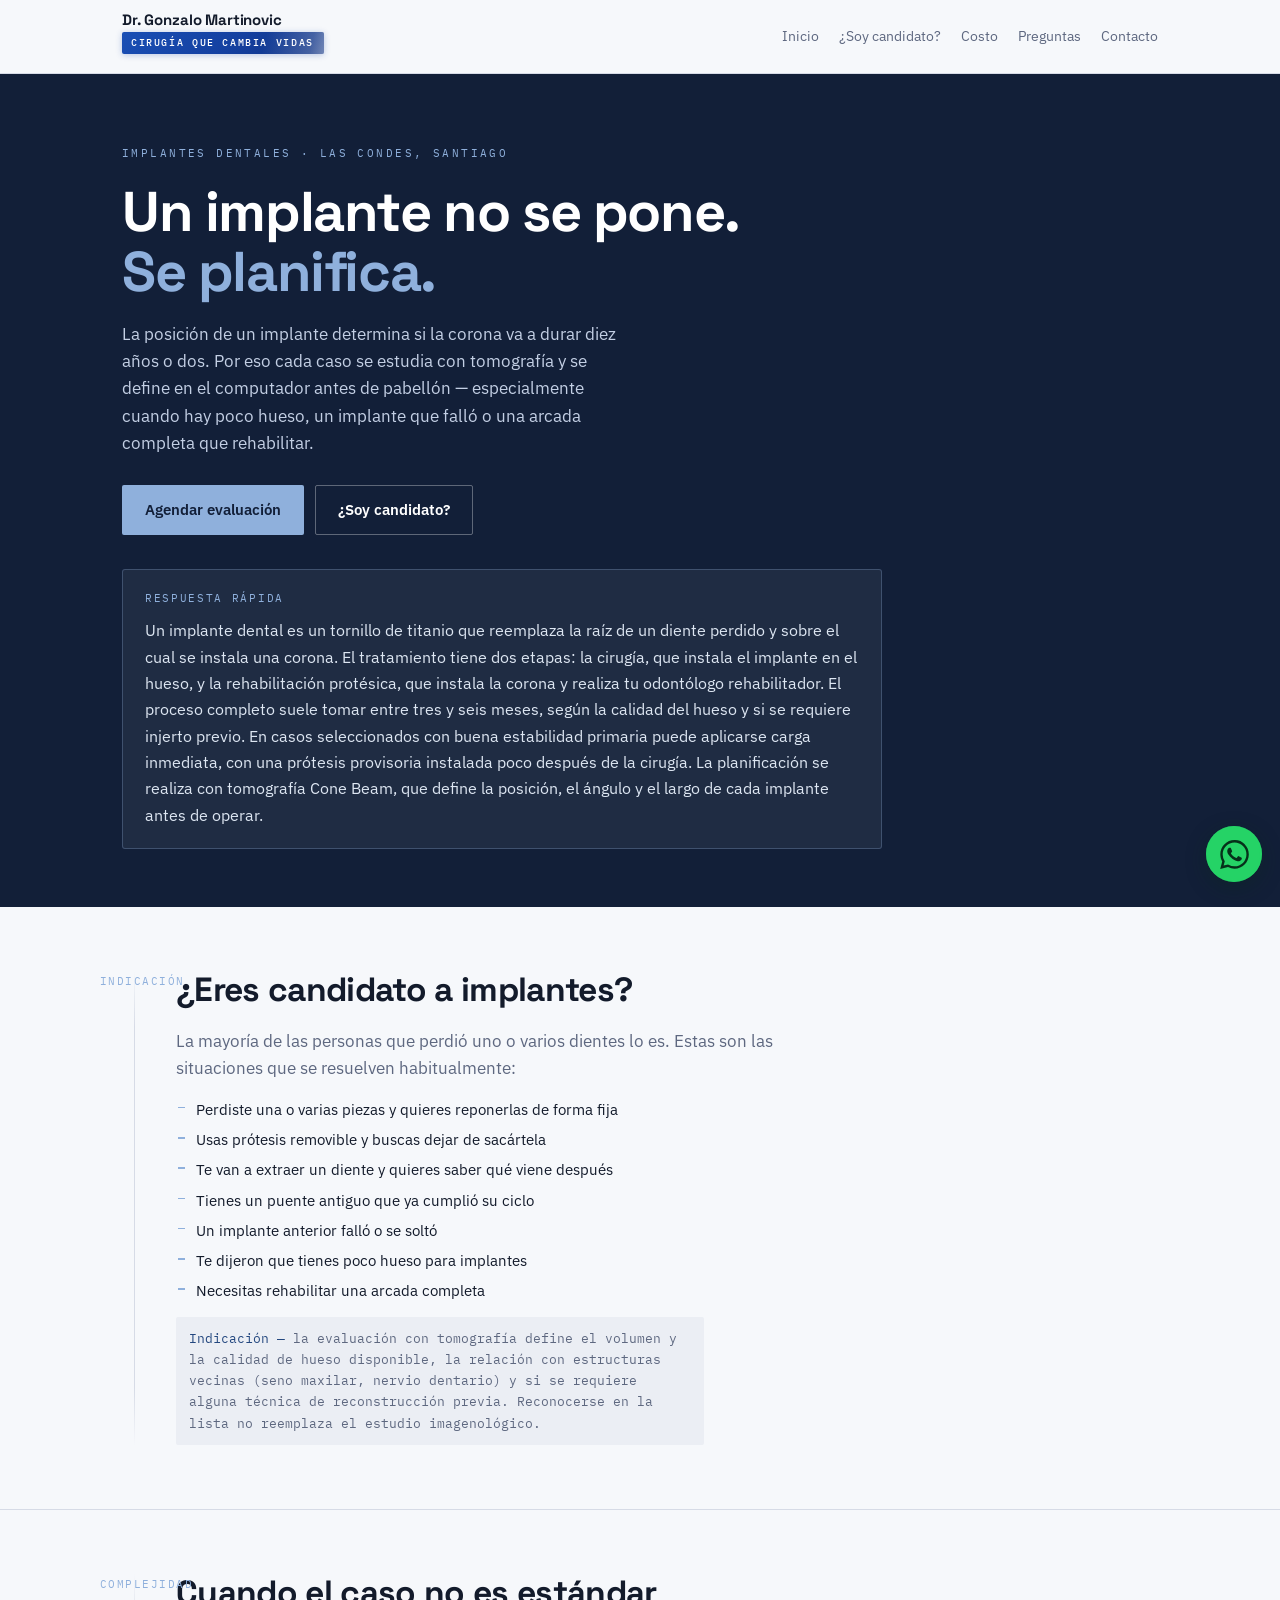
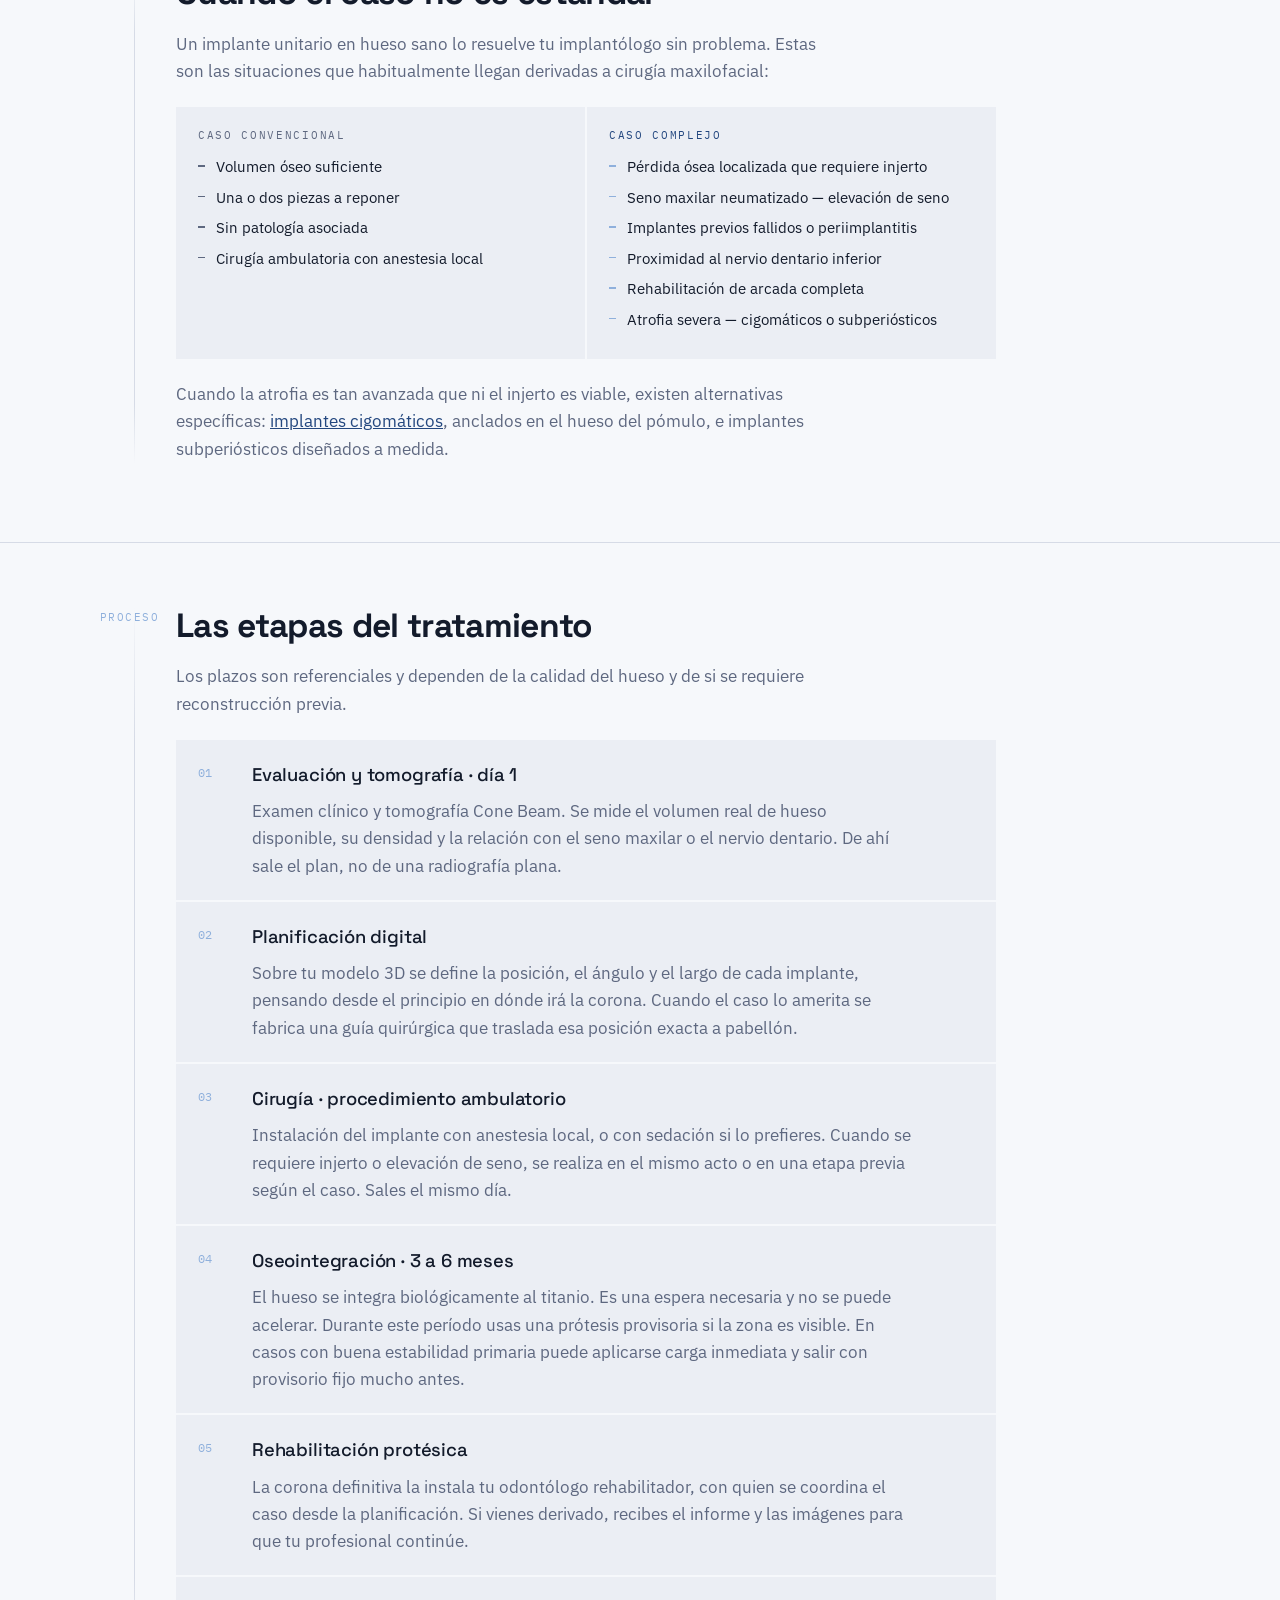
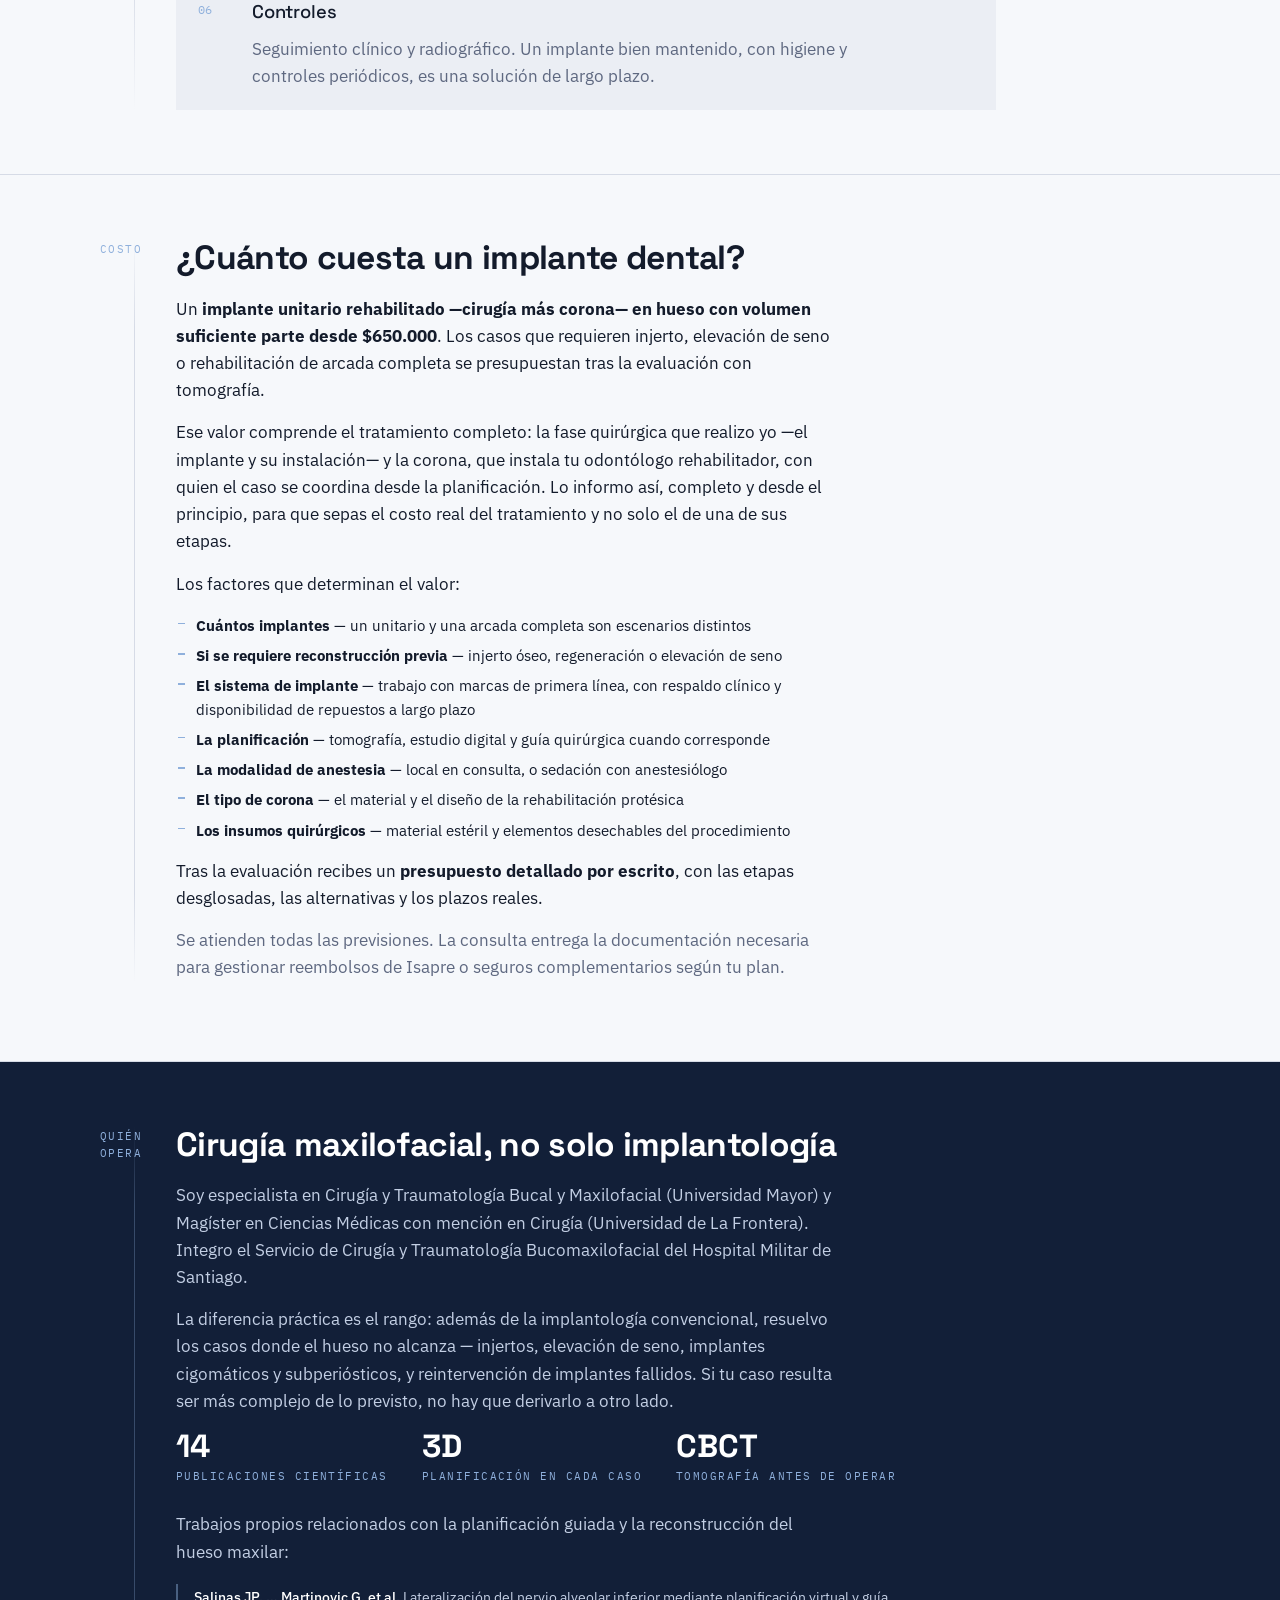
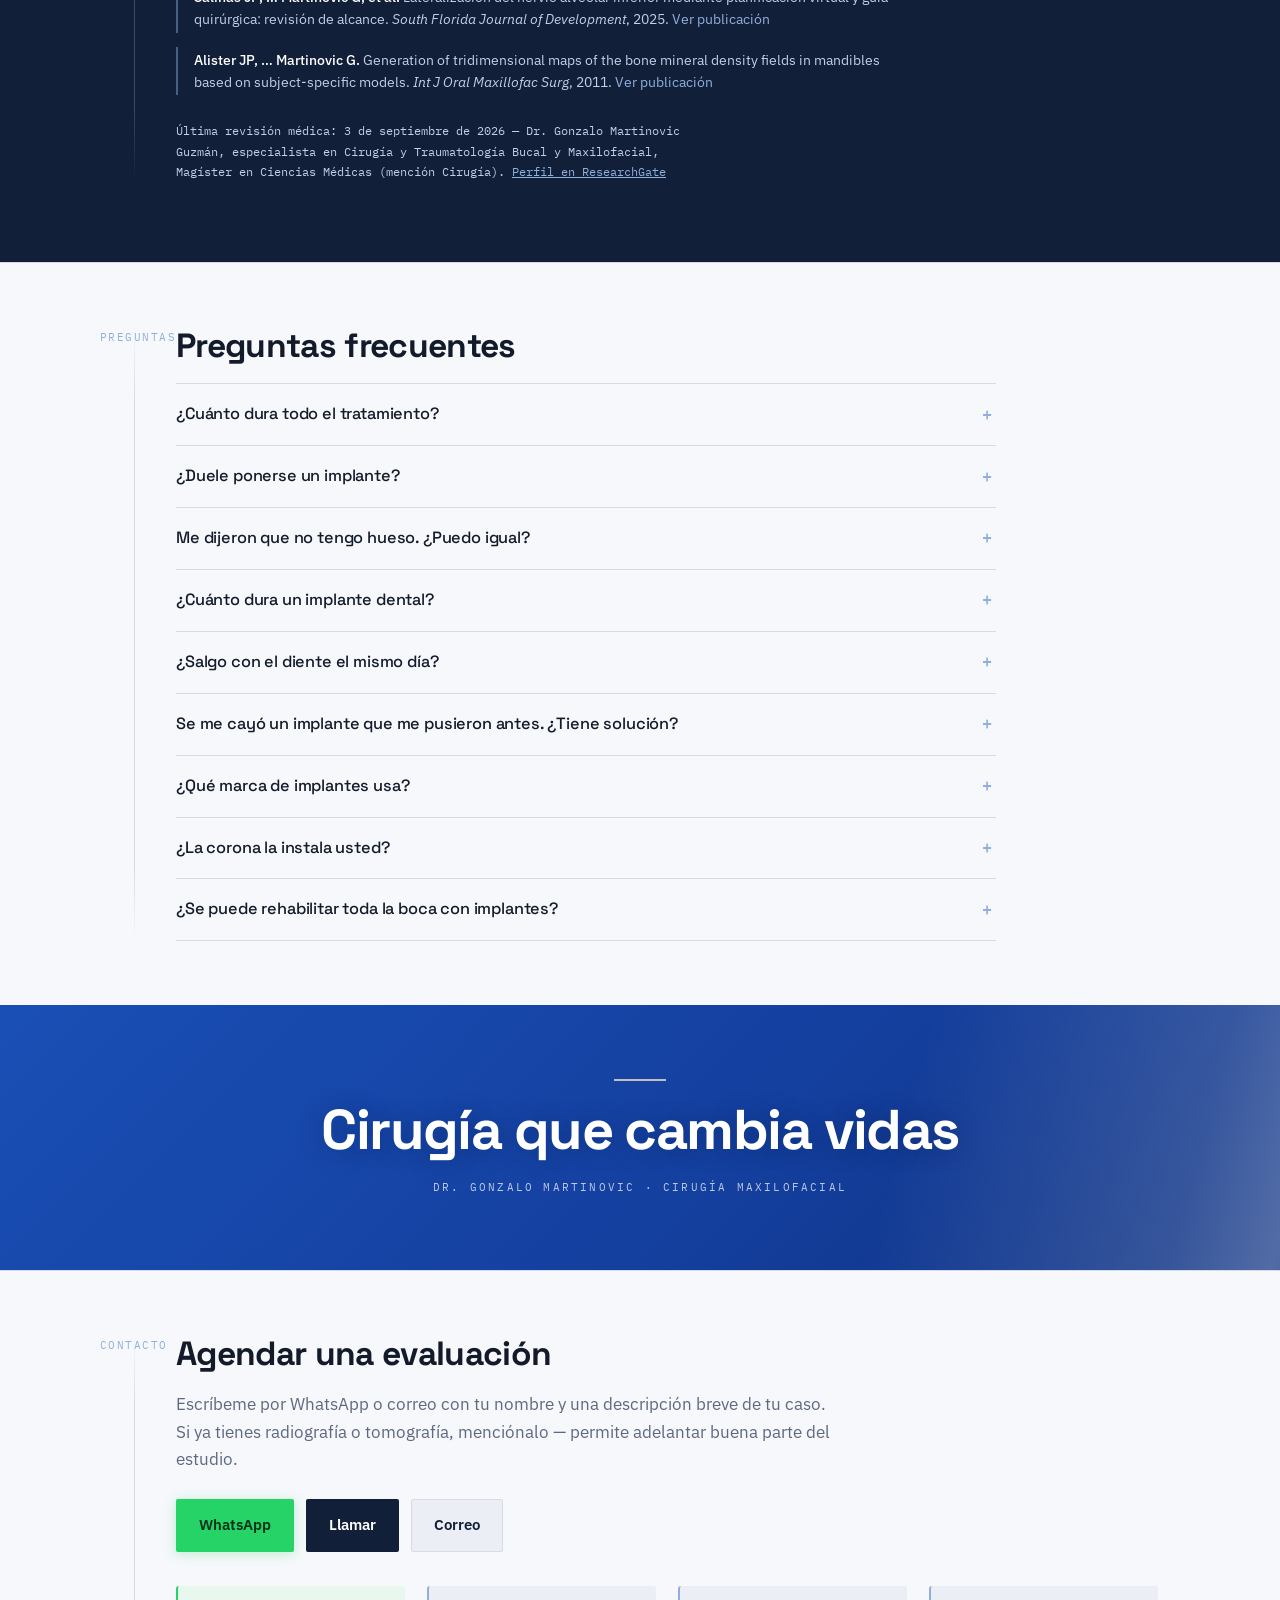
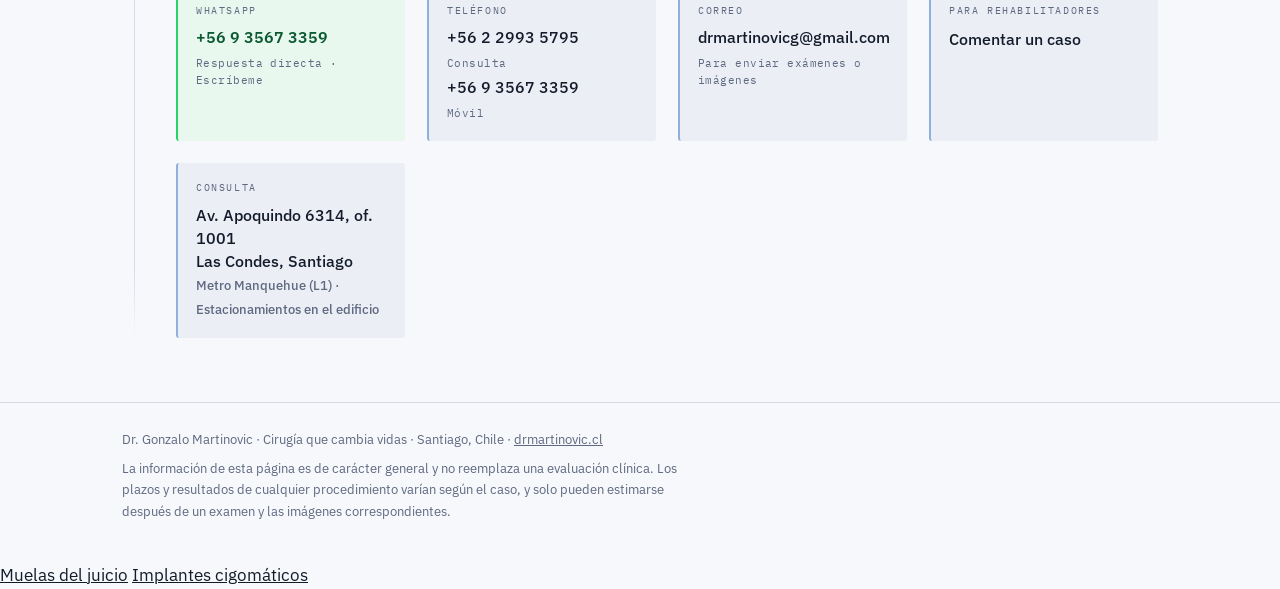
<file: implantes-dentales.html>
<!DOCTYPE html>
<html lang="es-CL">
<head>
<meta charset="utf-8">
<meta name="viewport" content="width=device-width, initial-scale=1, viewport-fit=cover">
<link rel="canonical" href="https://drmartinovic.cl/implantes-dentales">
<title>Implantes dentales en Las Condes — Dr. Gonzalo Martinovic, cirujano maxilofacial</title>
<meta name="description" content="Implantes dentales con planificación digital y cirugía guiada en Las Condes, Santiago. Casos con pérdida ósea, implantes fallidos y rehabilitación completa. Cirujano maxilofacial.">

<meta property="og:type" content="article">
<meta property="og:url" content="https://drmartinovic.cl/implantes-dentales">
<meta property="og:title" content="Implantes dentales en Las Condes — Dr. Gonzalo Martinovic">
<meta property="og:description" content="Cirugía de implantes planificada con tomografía 3D. Casos con poco hueso, fracasos previos y carga inmediata en casos seleccionados.">
<meta name="theme-color" content="#121F38">

<link rel="preconnect" href="https://fonts.googleapis.com">
<link rel="preconnect" href="https://fonts.gstatic.com" crossorigin>
<link href="https://fonts.googleapis.com/css2?family=IBM+Plex+Mono:wght@400;500&family=IBM+Plex+Sans:wght@400;500;600&family=Space+Grotesk:wght@500;700&display=swap" rel="stylesheet">

<style>
:root{
  --profundo:#121F38;
  --azul:#23477F;
  --acero:#8FB0DC;
  --hueso:#D8CFC0;
  --radiografia:#EBEEF4;
  --papel:#F6F8FB;
  --tinta:#131B2B;
  --gris:#5E6880;
  --linea:#D6DBE6;

  --display:'Space Grotesk',system-ui,sans-serif;
  --texto:'IBM Plex Sans',system-ui,sans-serif;
  --dato:'IBM Plex Mono',ui-monospace,monospace;

  --rail:76px;
}

*{box-sizing:border-box}
html,body{overflow-x:hidden;max-width:100%}
html{scroll-behavior:smooth}
body{
  margin:0;background:var(--papel);color:var(--tinta);
  font-family:var(--texto);font-size:16.5px;line-height:1.65;
  -webkit-font-smoothing:antialiased;
}
a{color:inherit}
img,svg{display:block;max-width:100%}

.envoltura{max-width:1080px;margin:0 auto;padding:0 22px}

/* ---------- riel de medición ---------- */
.riel{position:relative;padding-left:var(--rail)}
.riel::before{
  content:"";position:absolute;left:34px;top:0;bottom:0;width:1px;
  background:linear-gradient(to bottom,transparent,var(--linea) 12%,var(--linea) 88%,transparent);
}
.marca{
  position:absolute;left:0;top:2px;width:var(--rail);
  font-family:var(--dato);font-size:10.5px;letter-spacing:.14em;
  color:var(--acero);text-transform:uppercase;
}
@media(max-width:760px){
  :root{--rail:0px}
  .riel{padding-left:0}
  .riel::before{display:none}
  .envoltura{padding:0 20px}
  .marca{position:static;width:auto;display:block;margin-bottom:10px;color:var(--azul)}
}

/* ---------- navegación ---------- */
.nav{
  position:sticky;top:0;z-index:50;background:rgba(246,248,251,.93);
  backdrop-filter:blur(8px);border-bottom:1px solid var(--linea);
}
.nav-in{display:flex;align-items:center;justify-content:space-between;gap:16px;
  max-width:1080px;margin:0 auto;padding:11px 22px}
.nav-marca{font-family:var(--display);font-weight:700;font-size:15px;letter-spacing:-.01em;line-height:1.15}
.nav-marca a{text-decoration:none}
.nav-lema{
  display:inline-block;position:relative;overflow:hidden;isolation:isolate;
  font-family:var(--dato);font-size:9.5px;letter-spacing:.17em;font-weight:500;
  text-transform:uppercase;color:#fff;margin-top:4px;
  padding:3px 10px 3px 9px;border-radius:2px;
  background:linear-gradient(135deg,#1A4FB5 0%,#1440A0 55%,#0F3282 100%);
  box-shadow:0 1px 6px rgba(20,64,160,.28);
}
.nav-lema::after{
  content:"";position:absolute;inset:0;pointer-events:none;
  background:linear-gradient(105deg,
    transparent 38%,
    rgba(255,255,255,.22) 47%,
    rgba(255,255,255,.42) 50%,
    rgba(255,255,255,.22) 53%,
    transparent 62%);
  background-size:260% 100%;background-position:180% 0;
  animation:destello 7.5s ease-in-out 1.4s infinite;
}
@keyframes destello{
  0%{background-position:180% 0}
  38%,100%{background-position:-90% 0}
}
@media(prefers-reduced-motion:reduce){.nav-lema::after{animation:none;opacity:.3}}
.nav-links{display:flex;gap:20px;font-size:13.5px;color:var(--gris)}
.nav-links a{text-decoration:none}
.nav-links a:hover{color:var(--azul)}
@media(max-width:640px){.nav-links{display:none}}

/* ---------- portada ---------- */
.portada{background:var(--profundo);color:#fff;position:relative;overflow:hidden}
.portada-in{max-width:1080px;margin:0 auto;padding:70px 22px 58px}
@media(max-width:860px){.portada-in{padding:44px 22px 42px}}
.cejilla{
  font-family:var(--dato);font-size:11px;letter-spacing:.22em;
  color:var(--acero);text-transform:uppercase;margin-bottom:20px;
}
.portada h1{
  font-family:var(--display);font-weight:700;
  font-size:clamp(2.05rem,5.4vw,3.5rem);line-height:1.06;
  letter-spacing:-.025em;margin:0 0 20px;max-width:19ch;
}
.portada h1 em{font-style:normal;color:var(--acero)}
.bajada{font-size:17px;line-height:1.6;color:#C3CFE4;max-width:50ch;margin:0 0 28px}
.acciones{display:flex;gap:11px;flex-wrap:wrap}

.btn{
  display:inline-block;font-family:var(--texto);font-size:14.5px;font-weight:600;
  padding:12px 22px;border-radius:2px;text-decoration:none;
  border:1px solid transparent;transition:transform .12s ease,background .15s ease;
}
.btn:active{transform:translateY(1px)}
.btn-a{background:var(--acero);color:var(--profundo)}
.btn-a:hover{background:#AAC5E8}
.btn-b{border-color:rgba(255,255,255,.32);color:#fff}
.btn-b:hover{background:rgba(255,255,255,.08)}

@media(prefers-reduced-motion:reduce){html{scroll-behavior:auto}}

/* ---------- respuesta rápida: informe de lectura inmediata ---------- */
.respuesta{
  margin-top:34px;background:rgba(255,255,255,.06);
  border:1px solid rgba(143,176,220,.28);border-radius:3px;
  padding:20px 22px;max-width:760px;
}
.respuesta-et{
  font-family:var(--dato);font-size:10.5px;letter-spacing:.16em;
  text-transform:uppercase;color:var(--acero);margin-bottom:10px;
}
.respuesta p{margin:0;font-size:15.5px;line-height:1.7;color:#DDE6F2;max-width:none}

/* ---------- secciones ---------- */
.seccion{padding:64px 0;border-top:1px solid var(--linea)}
.seccion:first-of-type{border-top:0}
@media(max-width:760px){.seccion{padding:44px 0}}

h2{
  font-family:var(--display);font-weight:700;
  font-size:clamp(1.5rem,3.4vw,2.1rem);line-height:1.15;
  letter-spacing:-.02em;margin:0 0 18px;
}
h3{font-family:var(--display);font-weight:500;font-size:1.15rem;
  letter-spacing:-.01em;margin:0 0 8px}
p{margin:0 0 15px;max-width:66ch}
.gris{color:var(--gris)}

.indicacion{
  font-family:var(--dato);font-size:12.5px;line-height:1.7;color:var(--gris);
  background:var(--radiografia);border-radius:2px;padding:11px 13px;margin-top:14px;max-width:66ch;
}
.indicacion span{color:var(--azul)}
.consultar{list-style:none;padding:0;margin:16px 0 0;max-width:66ch}
.consultar li{
  position:relative;padding-left:20px;margin-bottom:7px;
  font-size:15px;line-height:1.55;
}
.consultar li::before{
  content:"";position:absolute;left:2px;top:9px;
  width:7px;height:1.5px;background:var(--acero);
}

/* ---------- casos ---------- */
.caso{margin:26px 0 0;padding:18px;background:var(--radiografia);border-radius:3px;max-width:820px}
.caso img{width:100%;height:auto;display:block;border-radius:2px}
.caso-tit{
  font-family:var(--dato);font-size:10.5px;letter-spacing:.16em;
  text-transform:uppercase;color:var(--azul);margin-bottom:12px;
}
.caso-par{display:grid;grid-template-columns:1fr 1fr;gap:10px}
@media(max-width:560px){.caso-par{grid-template-columns:1fr}}
.caso-et{
  display:block;font-family:var(--dato);font-size:10.5px;letter-spacing:.12em;
  text-transform:uppercase;color:var(--gris);margin-top:7px;
}
.caso-pie{font-size:12px;line-height:1.65;color:var(--gris);margin:12px 0 0;max-width:62ch}

/* ---------- comparativa: las dos vías ---------- */
.vias{display:grid;grid-template-columns:1fr 1fr;gap:2px;margin-top:22px;max-width:820px}
@media(max-width:640px){.vias{grid-template-columns:1fr}}
.via{background:var(--radiografia);padding:20px 22px}
.via-et{
  font-family:var(--dato);font-size:10.5px;letter-spacing:.16em;
  text-transform:uppercase;margin-bottom:12px;color:var(--gris);
}
.via-b .via-et{color:var(--azul)}
.via ul{list-style:none;padding:0;margin:0}
.via li{
  position:relative;padding-left:18px;margin-bottom:8px;
  font-size:14.5px;line-height:1.55;
}
.via li::before{
  content:"";position:absolute;left:0;top:9px;
  width:7px;height:1.5px;background:var(--gris);
}
.via-b li::before{background:var(--acero)}

/* ---------- pasos ---------- */
.pasos{counter-reset:paso;display:grid;gap:2px;margin-top:6px;max-width:820px}
.paso{
  background:var(--radiografia);padding:20px 22px;position:relative;
  display:grid;grid-template-columns:38px 1fr;gap:16px;align-items:start;
}
.paso::before{
  counter-increment:paso;content:counter(paso,decimal-leading-zero);
  font-family:var(--dato);font-size:12px;color:var(--acero);padding-top:3px;
}

/* ---------- respaldo científico ---------- */
.respaldo{background:var(--profundo);color:#fff}
.respaldo h2{color:#fff}
.respaldo p{color:#C3CFE4}
.respaldo .marca{color:var(--acero)}
.respaldo .riel::before{background:linear-gradient(to bottom,transparent,rgba(143,176,220,.3) 12%,rgba(143,176,220,.3) 88%,transparent)}
.metricas{display:flex;gap:34px;flex-wrap:wrap;margin:8px 0 26px}
.metrica-n{font-family:var(--display);font-weight:700;font-size:2rem;line-height:1;color:#fff}
.metrica-et{font-family:var(--dato);font-size:10.5px;letter-spacing:.14em;
  text-transform:uppercase;color:var(--acero);margin-top:6px}
.refs{list-style:none;padding:0;margin:18px 0 0;max-width:72ch}
.refs li{
  border-left:2px solid rgba(143,176,220,.45);padding:2px 0 2px 16px;margin-bottom:14px;
  font-size:14px;line-height:1.6;color:#C3CFE4;
}
.refs li b{color:#fff;font-weight:500}
.refs li a{color:var(--acero);text-decoration:none}
.refs li a:hover{text-decoration:underline}
.revision{
  margin-top:26px;font-family:var(--dato);font-size:12px;line-height:1.7;
  color:rgba(255,255,255,.62);max-width:72ch;
}

/* ---------- preguntas frecuentes ---------- */
.faq{max-width:820px;margin-top:6px}
.faq details{border-top:1px solid var(--linea)}
.faq details:last-child{border-bottom:1px solid var(--linea)}
.faq summary{
  cursor:pointer;list-style:none;padding:17px 34px 17px 0;position:relative;
  font-family:var(--display);font-weight:500;font-size:1.02rem;letter-spacing:-.01em;
}
.faq summary::-webkit-details-marker{display:none}
.faq summary::after{
  content:"+";position:absolute;right:4px;top:50%;transform:translateY(-52%);
  font-family:var(--dato);font-size:17px;color:var(--acero);
}
.faq details[open] summary::after{content:"–"}
.faq details p{margin:0 0 17px;font-size:15px;color:var(--gris);max-width:66ch}
.faq details a{color:var(--azul)}

/* ---------- lema ---------- */
.lema{
  position:relative;overflow:hidden;isolation:isolate;
  background:linear-gradient(135deg,#1A4FB5 0%,#1440A0 55%,#0F3282 100%);
  color:#fff;padding:74px 0;text-align:center;
}
.lema-brillo{
  position:absolute;inset:0;z-index:-1;pointer-events:none;
  background:linear-gradient(105deg,
    transparent 38%,
    rgba(255,255,255,.16) 47%,
    rgba(255,255,255,.28) 50%,
    rgba(255,255,255,.16) 53%,
    transparent 62%);
  background-size:260% 100%;background-position:180% 0;
  animation:destello 7.5s ease-in-out 1.4s infinite;
}
.lema-regla{
  display:block;width:52px;height:2px;background:var(--hueso);
  margin:0 auto 20px;opacity:.9;
}
.lema-texto{
  font-family:var(--display);font-weight:700;
  font-size:clamp(1.9rem,6vw,3.5rem);line-height:1.04;
  letter-spacing:-.028em;margin:0;max-width:none;
  text-shadow:0 1px 24px rgba(8,26,66,.32);
}
.lema-pie{
  font-family:var(--dato);font-size:11px;letter-spacing:.2em;
  text-transform:uppercase;color:rgba(255,255,255,.72);
  margin:18px 0 0;max-width:none;
}
@media(max-width:560px){.lema{padding:52px 0}}
@media(prefers-reduced-motion:reduce){.lema-brillo{animation:none;opacity:.35}}

/* ---------- contacto: acciones con color de canal ---------- */
.contacto-grid{display:grid;grid-template-columns:repeat(auto-fit,minmax(215px,1fr));gap:22px;margin-top:8px}
.dato{
  position:relative;background:var(--radiografia);border-radius:3px;
  padding:17px 18px 16px;border-left:2px solid var(--acero);
  transition:border-color .15s ease,background .15s ease,transform .12s ease;
}
.dato:hover{border-left-color:var(--azul);background:#E3E8F1;transform:translateY(-1px)}
.dato-et{font-family:var(--dato);font-size:10px;letter-spacing:.16em;
  text-transform:uppercase;color:var(--gris);margin-bottom:7px}
.dato a{
  font-size:15.5px;text-decoration:none;color:var(--tinta);font-weight:500;
  line-height:1.5;display:inline-block;
}
.dato a:hover{color:var(--azul)}
.dato-nota{
  display:block;font-family:var(--dato);font-size:11px;letter-spacing:.04em;
  color:var(--gris);margin-top:6px;font-weight:400;
}
.dato-wa{border-left-color:#25D366;background:#E9F8EF}
.dato-wa:hover{border-left-color:#1FBE5B;background:#DDF3E5}
.dato-wa a{color:#0B5A31;font-weight:600}
.dato-wa a:hover{color:#06301A}

.canales{display:flex;gap:12px;flex-wrap:wrap;margin:26px 0 34px}
.canal{
  display:inline-flex;align-items:center;gap:10px;
  font-family:var(--texto);font-size:15px;font-weight:600;
  padding:13px 22px;border-radius:2px;text-decoration:none;
  border:1px solid transparent;
  transition:transform .12s ease,background .15s ease,box-shadow .15s ease;
}
.canal svg{width:19px;height:19px;flex:none;fill:currentColor}
.canal:active{transform:translateY(1px)}
.canal-wa{background:#25D366;color:#06301A;box-shadow:0 2px 12px rgba(37,211,102,.28);
  animation:destelloVerde 4.2s ease-in-out 3s infinite}
.canal-wa:hover{animation:none}
@keyframes destelloVerde{
  0%,72%,100%{box-shadow:0 2px 12px rgba(37,211,102,.28)}
  80%{box-shadow:0 2px 12px rgba(37,211,102,.28), 0 0 20px 4px rgba(37,211,102,.5)}
  88%{box-shadow:0 2px 12px rgba(37,211,102,.28)}
}
@media(prefers-reduced-motion:reduce){.canal-wa{animation:none}}
.canal-wa:hover{background:#1FBE5B;box-shadow:0 4px 18px rgba(37,211,102,.38)}
.canal-tel{background:var(--profundo);color:#fff}
.canal-tel:hover{background:var(--azul)}
.canal-mail{background:var(--radiografia);color:var(--profundo);border-color:var(--linea)}
.canal-mail:hover{background:var(--acero);border-color:var(--acero);color:var(--profundo)}
@media(max-width:560px){
  .canales{flex-direction:column;gap:10px}
  .canal{justify-content:center;width:100%}
}

/* botón flotante de WhatsApp */
.wa-flota{
  position:fixed;right:18px;bottom:18px;z-index:80;
  display:flex;align-items:center;justify-content:center;
  width:56px;height:56px;border-radius:50%;
  background:#25D366;color:#06301A;text-decoration:none;
  box-shadow:0 6px 20px rgba(8,40,22,.34);
  transition:transform .16s ease,box-shadow .16s ease;
}
.wa-flota svg{width:29px;height:29px;fill:currentColor}
.wa-flota{animation:latido 3.4s ease-in-out 2s infinite}
.wa-flota:hover{transform:scale(1.06);box-shadow:0 8px 26px rgba(8,40,22,.44);animation:none}
@keyframes latido{
  0%,58%,100%{transform:scale(1);
    box-shadow:0 6px 20px rgba(8,40,22,.34), 0 0 0 0 rgba(37,211,102,0);
    background:#25D366}
  64%{transform:scale(1.13);
    box-shadow:0 8px 26px rgba(8,40,22,.42), 0 0 22px 6px rgba(37,211,102,.55);
    background:#2EEA76}
  70%{transform:scale(1);
    box-shadow:0 6px 20px rgba(8,40,22,.34), 0 0 0 0 rgba(37,211,102,0);
    background:#25D366}
  76%{transform:scale(1.10);
    box-shadow:0 8px 26px rgba(8,40,22,.42), 0 0 20px 5px rgba(37,211,102,.48);
    background:#2EEA76}
  82%{transform:scale(1);
    box-shadow:0 6px 20px rgba(8,40,22,.34), 0 0 0 0 rgba(37,211,102,0);
    background:#25D366}
}
.wa-flota::after{
  content:"";position:absolute;inset:0;border-radius:50%;
  border:2px solid rgba(37,211,102,.55);
  animation:pulso 3.2s ease-out infinite;
}
@keyframes pulso{
  0%{transform:scale(1);opacity:.7}
  70%,100%{transform:scale(1.5);opacity:0}
}
@media(prefers-reduced-motion:reduce){
  .wa-flota::after{animation:none;opacity:0}
  .wa-flota{animation:none}
}
@media(max-width:560px){.wa-flota{right:14px;bottom:14px;width:52px;height:52px}}

.pie{
  border-top:1px solid var(--linea);padding:26px 0 40px;
  font-size:12.5px;line-height:1.7;color:var(--gris);
}
.pie a{color:var(--gris)}

.caso-video{position:relative}
.caso-video video{width:100%;max-width:520px;height:auto;display:block;
  border-radius:2px;background:#000;margin-inline:auto;cursor:pointer}

:focus-visible{outline:2px solid var(--acero);outline-offset:3px}
</style>
<!-- Google tag (gtag.js) - Google Ads -->
<script async src="https://www.googletagmanager.com/gtag/js?id=AW-18343247822"></script>
<script>
  window.dataLayer = window.dataLayer || [];
  function gtag(){dataLayer.push(arguments);}
  gtag('js', new Date());
  gtag('config', 'AW-18343247822');
  gtag('config', 'G-L25Q2L8G50');

  function convWhatsApp(){
    gtag('event','conversion',{'send_to':'AW-18343247822/HrUOCNyYneIcEM7_3qpE'});
    return true;
  }
  function convTelefono(){
    gtag('event','conversion',{'send_to':'AW-18343247822/Ro7FCKncoOIcEM7_3qpE'});
    return true;
  }

  // --- Medicion de interes real (GA4) ---
  (function(){
    var origWA = window.convWhatsApp, origTel = window.convTelefono;
    window.convWhatsApp = function(){
      gtag('event','contacto',{'metodo':'whatsapp','pagina':'implantes-dentales'});
      return origWA();
    };
    window.convTelefono = function(){
      gtag('event','contacto',{'metodo':'telefono','pagina':'implantes-dentales'});
      return origTel();
    };

    // Profundidad de lectura: 25/50/75/100%
    var hitos = [25,50,75,100], vistos = {};
    function medirScroll(){
      var alto = document.documentElement.scrollHeight - window.innerHeight;
      if (alto <= 0) return;
      var pct = (window.scrollY / alto) * 100;
      hitos.forEach(function(m){
        if (pct >= m && !vistos[m]) {
          vistos[m] = true;
          gtag('event','scroll_'+m,{'pagina':'implantes-dentales'});
        }
      });
    }
    var t;
    window.addEventListener('scroll', function(){
      clearTimeout(t); t = setTimeout(medirScroll, 200);
    }, {passive:true});

    // Lectura sostenida
    setTimeout(function(){ gtag('event','permanencia_30s',{'pagina':'implantes-dentales'}); }, 30000);
    setTimeout(function(){ gtag('event','permanencia_60s',{'pagina':'implantes-dentales'}); }, 60000);
  })();
</script>
</head>
<body>

<nav class="nav">
  <div class="nav-in">
    <div class="nav-firma">
      <div class="nav-marca"><a href="/">Dr. Gonzalo Martinovic</a></div>
      <div class="nav-lema">Cirugía que cambia vidas</div>
    </div>
    <div class="nav-links">
      <a href="/">Inicio</a>
      <a href="#candidatos">¿Soy candidato?</a>
      <a href="#costo">Costo</a>
      <a href="#faq">Preguntas</a>
      <a href="#contacto">Contacto</a>
    </div>
  </div>
</nav>

<header class="portada">
  <div class="portada-in">
    <div class="cejilla">Implantes dentales · Las Condes, Santiago</div>
    <h1>Un implante no se pone. <em>Se planifica.</em></h1>
    <p class="bajada">
      La posición de un implante determina si la corona va a durar diez años o dos.
      Por eso cada caso se estudia con tomografía y se define en el computador antes
      de pabellón — especialmente cuando hay poco hueso, un implante que falló o una
      arcada completa que rehabilitar.
    </p>
    <div class="acciones">
      <a class="btn btn-a" onclick="convWhatsApp()" href="https://wa.me/56935673359?text=Hola%20Dr.%20Martinovic%2C%20quisiera%20una%20evaluaci%C3%B3n%20por%20implantes%20dentales.">Agendar evaluación</a>
      <a class="btn btn-b" href="#candidatos">¿Soy candidato?</a>
    </div>

    <div class="respuesta">
      <div class="respuesta-et">Respuesta rápida</div>
      <p>
        Un implante dental es un tornillo de titanio que reemplaza la raíz de un
        diente perdido y sobre el cual se instala una corona. El tratamiento tiene dos
        etapas: la cirugía, que instala el implante en el hueso, y la rehabilitación
        protésica, que instala la corona y realiza tu odontólogo rehabilitador. El
        proceso completo suele tomar entre tres y seis meses, según la calidad del
        hueso y si se requiere injerto previo. En casos seleccionados con buena
        estabilidad primaria puede aplicarse carga inmediata, con una prótesis
        provisoria instalada poco después de la cirugía. La planificación se realiza
        con tomografía Cone Beam, que define la posición, el ángulo y el largo de cada
        implante antes de operar.
      </p>
    </div>
  </div>
</header>

<main>

<!-- ============ CANDIDATOS ============ -->
<section class="seccion" id="candidatos">
  <div class="envoltura riel">
    <span class="marca">Indicación</span>
    <h2>¿Eres candidato a implantes?</h2>
    <p class="gris">
      La mayoría de las personas que perdió uno o varios dientes lo es. Estas son las
      situaciones que se resuelven habitualmente:
    </p>
    <ul class="consultar">
      <li>Perdiste una o varias piezas y quieres reponerlas de forma fija</li>
      <li>Usas prótesis removible y buscas dejar de sacártela</li>
      <li>Te van a extraer un diente y quieres saber qué viene después</li>
      <li>Tienes un puente antiguo que ya cumplió su ciclo</li>
      <li>Un implante anterior falló o se soltó</li>
      <li>Te dijeron que tienes poco hueso para implantes</li>
      <li>Necesitas rehabilitar una arcada completa</li>
    </ul>
    <div class="indicacion">
      <span>Indicación —</span> la evaluación con tomografía define el volumen y la
      calidad de hueso disponible, la relación con estructuras vecinas (seno maxilar,
      nervio dentario) y si se requiere alguna técnica de reconstrucción previa.
      Reconocerse en la lista no reemplaza el estudio imagenológico.
    </div>
  </div>
</section>

<!-- ============ LOS CASOS QUE LLEGAN DERIVADOS ============ -->
<section class="seccion">
  <div class="envoltura riel">
    <span class="marca">Complejidad</span>
    <h2>Cuando el caso no es estándar</h2>
    <p class="gris">
      Un implante unitario en hueso sano lo resuelve tu implantólogo sin problema.
      Estas son las situaciones que habitualmente llegan derivadas a cirugía
      maxilofacial:
    </p>
    <div class="vias">
      <div class="via">
        <div class="via-et">Caso convencional</div>
        <ul>
          <li>Volumen óseo suficiente</li>
          <li>Una o dos piezas a reponer</li>
          <li>Sin patología asociada</li>
          <li>Cirugía ambulatoria con anestesia local</li>
        </ul>
      </div>
      <div class="via via-b">
        <div class="via-et">Caso complejo</div>
        <ul>
          <li>Pérdida ósea localizada que requiere injerto</li>
          <li>Seno maxilar neumatizado — elevación de seno</li>
          <li>Implantes previos fallidos o periimplantitis</li>
          <li>Proximidad al nervio dentario inferior</li>
          <li>Rehabilitación de arcada completa</li>
          <li>Atrofia severa — cigomáticos o subperiósticos</li>
        </ul>
      </div>
    </div>
    <p class="gris" style="margin-top:22px">
      Cuando la atrofia es tan avanzada que ni el injerto es viable, existen
      alternativas específicas:
      <a href="/implantes-cigomaticos" style="color:var(--azul)">implantes cigomáticos</a>,
      anclados en el hueso del pómulo, e implantes subperiósticos diseñados a medida.
    </p>
  </div>
</section>

<!-- ============ PROCESO ============ -->
<section class="seccion" id="proceso">
  <div class="envoltura riel">
    <span class="marca">Proceso</span>
    <h2>Las etapas del tratamiento</h2>
    <p class="gris" style="margin-bottom:22px">
      Los plazos son referenciales y dependen de la calidad del hueso y de si se
      requiere reconstrucción previa.
    </p>
    <div class="pasos">
      <div class="paso">
        <div>
          <h3>Evaluación y tomografía · día 1</h3>
          <p class="gris" style="margin:0">
            Examen clínico y tomografía Cone Beam. Se mide el volumen real de hueso
            disponible, su densidad y la relación con el seno maxilar o el nervio
            dentario. De ahí sale el plan, no de una radiografía plana.
          </p>
        </div>
      </div>
      <div class="paso">
        <div>
          <h3>Planificación digital</h3>
          <p class="gris" style="margin:0">
            Sobre tu modelo 3D se define la posición, el ángulo y el largo de cada
            implante, pensando desde el principio en dónde irá la corona. Cuando el
            caso lo amerita se fabrica una guía quirúrgica que traslada esa posición
            exacta a pabellón.
          </p>
        </div>
      </div>
      <div class="paso">
        <div>
          <h3>Cirugía · procedimiento ambulatorio</h3>
          <p class="gris" style="margin:0">
            Instalación del implante con anestesia local, o con sedación si lo
            prefieres. Cuando se requiere injerto o elevación de seno, se realiza en
            el mismo acto o en una etapa previa según el caso. Sales el mismo día.
          </p>
        </div>
      </div>
      <div class="paso">
        <div>
          <h3>Oseointegración · 3 a 6 meses</h3>
          <p class="gris" style="margin:0">
            El hueso se integra biológicamente al titanio. Es una espera necesaria y
            no se puede acelerar. Durante este período usas una prótesis provisoria si
            la zona es visible. En casos con buena estabilidad primaria puede aplicarse
            carga inmediata y salir con provisorio fijo mucho antes.
          </p>
        </div>
      </div>
      <div class="paso">
        <div>
          <h3>Rehabilitación protésica</h3>
          <p class="gris" style="margin:0">
            La corona definitiva la instala tu odontólogo rehabilitador, con quien se
            coordina el caso desde la planificación. Si vienes derivado, recibes el
            informe y las imágenes para que tu profesional continúe.
          </p>
        </div>
      </div>
      <div class="paso">
        <div>
          <h3>Controles</h3>
          <p class="gris" style="margin:0">
            Seguimiento clínico y radiográfico. Un implante bien mantenido, con
            higiene y controles periódicos, es una solución de largo plazo.
          </p>
        </div>
      </div>
    </div>
  </div>
</section>

<!-- ============ COSTO ============ -->
<section class="seccion" id="costo">
  <div class="envoltura riel">
    <span class="marca">Costo</span>
    <h2>¿Cuánto cuesta un implante dental?</h2>
    <p>
      Un <strong>implante unitario rehabilitado —cirugía más corona— en hueso con
      volumen suficiente parte desde $650.000</strong>. Los casos que requieren
      injerto, elevación de seno o rehabilitación de arcada completa se presupuestan
      tras la evaluación con tomografía.
    </p>
    <p>
      Ese valor comprende el tratamiento completo: la fase quirúrgica que realizo yo
      —el implante y su instalación— y la corona, que instala tu odontólogo
      rehabilitador, con quien el caso se coordina desde la planificación. Lo
      informo así, completo y desde el principio, para que sepas el costo real del
      tratamiento y no solo el de una de sus etapas.
    </p>
    <p>Los factores que determinan el valor:</p>
    <ul class="consultar">
      <li><strong>Cuántos implantes</strong> — un unitario y una arcada completa son escenarios distintos</li>
      <li><strong>Si se requiere reconstrucción previa</strong> — injerto óseo, regeneración o elevación de seno</li>
      <li><strong>El sistema de implante</strong> — trabajo con marcas de primera línea, con respaldo clínico y disponibilidad de repuestos a largo plazo</li>
      <li><strong>La planificación</strong> — tomografía, estudio digital y guía quirúrgica cuando corresponde</li>
      <li><strong>La modalidad de anestesia</strong> — local en consulta, o sedación con anestesiólogo</li>
      <li><strong>El tipo de corona</strong> — el material y el diseño de la rehabilitación protésica</li>
      <li><strong>Los insumos quirúrgicos</strong> — material estéril y elementos desechables del procedimiento</li>
    </ul>
    <p style="margin-top:16px">
      Tras la evaluación recibes un <strong>presupuesto detallado por escrito</strong>,
      con las etapas desglosadas, las alternativas y los plazos reales.
    </p>
    <p class="gris">
      Se atienden todas las previsiones. La consulta entrega la documentación
      necesaria para gestionar reembolsos de Isapre o seguros complementarios según tu
      plan.
    </p>
  </div>
</section>

<!-- ============ RESPALDO ============ -->
<section class="seccion respaldo" id="respaldo">
  <div class="envoltura riel">
    <span class="marca">Quién opera</span>
    <h2>Cirugía maxilofacial, no solo implantología</h2>
    <p>
      Soy especialista en Cirugía y Traumatología Bucal y Maxilofacial (Universidad
      Mayor) y Magíster en Ciencias Médicas con mención en Cirugía (Universidad de La
      Frontera). Integro el Servicio de Cirugía y Traumatología Bucomaxilofacial del
      Hospital Militar de Santiago.
    </p>
    <p>
      La diferencia práctica es el rango: además de la implantología convencional,
      resuelvo los casos donde el hueso no alcanza — injertos, elevación de seno,
      implantes cigomáticos y subperiósticos, y reintervención de implantes fallidos.
      Si tu caso resulta ser más complejo de lo previsto, no hay que derivarlo a otro
      lado.
    </p>
    <div class="metricas">
      <div>
        <div class="metrica-n">14</div>
        <div class="metrica-et">Publicaciones científicas</div>
      </div>
      <div>
        <div class="metrica-n">3D</div>
        <div class="metrica-et">Planificación en cada caso</div>
      </div>
      <div>
        <div class="metrica-n">CBCT</div>
        <div class="metrica-et">Tomografía antes de operar</div>
      </div>
    </div>
    <p>
      Trabajos propios relacionados con la planificación guiada y la reconstrucción
      del hueso maxilar:
    </p>
    <ul class="refs">
      <li>
        <b>Salinas JP, … Martinovic G, et al.</b> Lateralización del nervio alveolar
        inferior mediante planificación virtual y guía quirúrgica: revisión de
        alcance. <i>South Florida Journal of Development</i>, 2025.
        <a href="https://www.researchgate.net/publication/396040453" target="_blank" rel="noopener">Ver publicación</a>
      </li>
      <li>
        <b>Alister JP, … Martinovic G.</b> Generation of tridimensional maps of the
        bone mineral density fields in mandibles based on subject-specific models.
        <i>Int J Oral Maxillofac Surg</i>, 2011.
        <a href="https://www.researchgate.net/publication/251603310" target="_blank" rel="noopener">Ver publicación</a>
      </li>
    </ul>
    <p class="revision">
      Última revisión médica: 3 de septiembre de 2026 — Dr. Gonzalo Martinovic
      Guzmán, especialista en Cirugía y Traumatología Bucal y Maxilofacial, Magíster
      en Ciencias Médicas (mención Cirugía).
      <a href="https://www.researchgate.net/profile/Gonzalo-Martinovic" target="_blank" rel="noopener" style="color:var(--acero)">Perfil en ResearchGate</a>
    </p>
  </div>
</section>

<!-- ============ FAQ ============ -->
<section class="seccion" id="faq">
  <div class="envoltura riel">
    <span class="marca">Preguntas</span>
    <h2>Preguntas frecuentes</h2>
    <div class="faq">

      <details>
        <summary>¿Cuánto dura todo el tratamiento?</summary>
        <p>
          Entre tres y seis meses en la mayoría de los casos: la cirugía es un
          procedimiento ambulatorio, y el resto del tiempo es la oseointegración, en
          que el hueso se integra al implante. Si se requiere injerto previo, el plazo
          se extiende algunos meses más. En casos seleccionados con carga inmediata,
          sales con un provisorio fijo mucho antes.
        </p>
      </details>

      <details>
        <summary>¿Duele ponerse un implante?</summary>
        <p>
          El procedimiento se realiza con anestesia local y no duele. El
          postoperatorio suele ser más leve de lo que la mayoría espera —
          habitualmente más cómodo que una extracción— y se maneja con los
          analgésicos indicados. Si te genera ansiedad, existe la alternativa de
          sedación con anestesiólogo.
        </p>
      </details>

      <details>
        <summary>Me dijeron que no tengo hueso. ¿Puedo igual?</summary>
        <p>
          En la mayoría de los casos sí, con alguna técnica de reconstrucción: injerto
          óseo, regeneración guiada o elevación de seno maxilar. Y cuando la atrofia es
          severa y el injerto no es viable, existen alternativas específicas como los
          <a href="/implantes-cigomaticos">implantes cigomáticos</a>, anclados en el
          hueso del pómulo, o los implantes subperiósticos diseñados a medida sobre tu
          tomografía. Vale la pena evaluarlo antes de darlo por descartado.
        </p>
      </details>

      <details>
        <summary>¿Cuánto dura un implante dental?</summary>
        <p>
          Las tasas de supervivencia reportadas a diez años superan el 90% en la
          literatura. Ningún implante puede garantizarse de por vida: su duración
          depende de la higiene, los controles periódicos, el hábito de fumar y las
          condiciones de cada paciente. Bien indicado, bien posicionado y bien
          mantenido, es una solución de largo plazo.
        </p>
      </details>

      <details>
        <summary>¿Salgo con el diente el mismo día?</summary>
        <p>
          Depende de la estabilidad que alcance el implante al instalarse. En casos
          seleccionados se aplica carga inmediata y sales con una prótesis provisoria
          fija. En el resto, se usa un provisorio removible durante la
          oseointegración si la zona es visible. Nunca quedas sin solución estética
          en el sector anterior.
        </p>
      </details>

      <details>
        <summary>Se me cayó un implante que me pusieron antes. ¿Tiene solución?</summary>
        <p>
          En general sí. El fracaso de un implante tiene causas identificables —
          infección, posición inadecuada, sobrecarga, falta de hueso de soporte — y el
          estudio con tomografía define qué ocurrió y qué se puede hacer. Muchas veces
          es posible reintervenir la zona, reconstruir el hueso perdido y volver a
          implantar. Es uno de los casos que habitualmente llega derivado.
        </p>
      </details>

      <details>
        <summary>¿Qué marca de implantes usa?</summary>
        <p>
          Trabajo con varios sistemas, todos de primera línea y con respaldo clínico
          documentado. El criterio no es la marca sino la trayectoria del sistema y la
          disponibilidad de componentes a largo plazo: un implante debe poder
          repararse o rehabilitarse dentro de quince años. La elección se define según
          el caso y se conversa contigo.
        </p>
      </details>

      <details>
        <summary>¿La corona la instala usted?</summary>
        <p>
          No. Yo realizo la etapa quirúrgica —la instalación del implante y cualquier
          procedimiento de reconstrucción ósea que se requiera— y la corona la instala
          tu odontólogo rehabilitador, con quien se coordina el caso desde la
          planificación. Si vienes derivado, vuelves con tu profesional para esa
          etapa.
        </p>
      </details>

      <details>
        <summary>¿Se puede rehabilitar toda la boca con implantes?</summary>
        <p>
          Sí. Existen protocolos de arcada completa que rehabilitan una boca entera
          sobre un número definido de implantes, con prótesis fija. La planificación
          es más exigente y el estudio con tomografía es indispensable, porque hay que
          definir la posición de cada implante en función del diseño protésico final.
        </p>
      </details>

    </div>
  </div>
</section>

<!-- ============ LEMA ============ -->
<section class="lema">
  <div class="lema-brillo" aria-hidden="true"></div>
  <div class="envoltura">
    <span class="lema-regla" aria-hidden="true"></span>
    <p class="lema-texto">Cirugía que cambia vidas</p>
    <p class="lema-pie">Dr. Gonzalo Martinovic · Cirugía maxilofacial</p>
  </div>
</section>

<!-- ============ CONTACTO ============ -->
<section class="seccion" id="contacto">
  <div class="envoltura riel">
    <span class="marca">Contacto</span>
    <h2>Agendar una evaluación</h2>
    <p class="gris">
      Escríbeme por WhatsApp o correo con tu nombre y una descripción breve de tu
      caso. Si ya tienes radiografía o tomografía, menciónalo — permite adelantar
      buena parte del estudio.
    </p>
    <div class="canales">
      <a class="canal canal-wa" onclick="convWhatsApp()" href="https://wa.me/56935673359?text=Hola%20Dr.%20Martinovic%2C%20quisiera%20una%20evaluaci%C3%B3n%20por%20implantes%20dentales.">WhatsApp</a>
      <a class="canal canal-tel" onclick="convTelefono()" href="tel:+56935673359">Llamar</a>
      <a class="canal canal-mail" href="mailto:drmartinovicg@gmail.com">Correo</a>
    </div>
    <div class="contacto-grid">
      <div class="dato dato-wa">
        <div class="dato-et">WhatsApp</div>
        <a onclick="convWhatsApp()" href="https://wa.me/56935673359?text=Hola%20Dr.%20Martinovic%2C%20quisiera%20una%20evaluaci%C3%B3n%20por%20implantes%20dentales.">+56 9 3567 3359<span class="dato-nota">Respuesta directa · Escríbeme</span></a>
      </div>
      <div class="dato">
        <div class="dato-et">Teléfono</div>
        <a onclick="convTelefono()" href="tel:+56229935795">+56 2 2993 5795<span class="dato-nota">Consulta</span></a><br>
        <a onclick="convTelefono()" href="tel:+56935673359">+56 9 3567 3359<span class="dato-nota">Móvil</span></a>
      </div>
      <div class="dato">
        <div class="dato-et">Correo</div>
        <a href="mailto:drmartinovicg@gmail.com">drmartinovicg@gmail.com<span class="dato-nota">Para enviar exámenes o imágenes</span></a>
      </div>
      <div class="dato">
        <div class="dato-et">Para rehabilitadores</div>
        <a onclick="convWhatsApp()" href="https://wa.me/56935673359?text=Hola%20Dr.%20Martinovic%2C%20soy%20colega%20y%20quisiera%20comentarle%20un%20caso%20de%20implantes.">Comentar un caso</a>
      </div>
      <div class="dato">
        <div class="dato-et">Consulta</div>
        <a href="https://maps.google.com/?q=Av.+Apoquindo+6314,+Las+Condes,+Santiago" target="_blank" rel="noopener">Av. Apoquindo 6314, of. 1001<br>Las Condes, Santiago<br><span style="font-size:13px;color:var(--gris)">Metro Manquehue (L1) · Estacionamientos en el edificio</span></a>
      </div>
    </div>
  </div>
</section>

</main>

<footer class="pie">
  <div class="envoltura">
    <p style="margin:0 0 8px">
      Dr. Gonzalo Martinovic · Cirugía que cambia vidas · Santiago, Chile ·
      <a href="/">drmartinovic.cl</a>
    </p>
    <p style="margin:0;max-width:72ch">
      La información de esta página es de carácter general y no reemplaza una
      evaluación clínica. Los plazos y resultados de cualquier procedimiento varían
      según el caso, y solo pueden estimarse después de un examen y las imágenes
      correspondientes.
    </p>
  </div>
</footer>

<script type="application/ld+json">
{
  "@context":"https://schema.org",
  "@type":"MedicalWebPage",
  "url":"https://drmartinovic.cl/implantes-dentales",
  "name":"Implantes dentales en Las Condes — Dr. Gonzalo Martinovic",
  "description":"Cirugía de implantes dentales con planificación digital y tomografía Cone Beam en Las Condes, Santiago. Casos con pérdida ósea, implantes fallidos y rehabilitación de arcada completa.",
  "inLanguage":"es-CL",
  "lastReviewed":"2026-09-03",
  "about":{
    "@type":"MedicalProcedure",
    "name":"Implantes dentales",
    "alternateName":"Implantología oral",
    "procedureType":"https://schema.org/SurgicalProcedure",
    "bodyLocation":"Maxilar y mandíbula"
  },
  "reviewedBy":{
    "@type":"Physician",
    "name":"Dr. Gonzalo Martinovic Guzmán",
    "url":"https://drmartinovic.cl/",
    "medicalSpecialty":"OralAndMaxillofacialSurgery",
    "sameAs":[
      "https://www.linkedin.com/in/gonzalo-andres-martinovic-guzman",
      "https://www.researchgate.net/profile/Gonzalo-Martinovic"
    ],
    "address":{
      "@type":"PostalAddress",
      "streetAddress":"Av. Apoquindo 6314, of. 1001",
      "addressLocality":"Las Condes",
      "addressRegion":"Región Metropolitana",
      "addressCountry":"CL"
    },
    "telephone":"+56229935795"
  }
}
</script>

<script type="application/ld+json">
{
  "@context":"https://schema.org",
  "@type":"FAQPage",
  "mainEntity":[
    {"@type":"Question","name":"¿Cuánto dura el tratamiento de implantes dentales?","acceptedAnswer":{"@type":"Answer","text":"Entre tres y seis meses en la mayoría de los casos. La cirugía es ambulatoria y el resto del tiempo corresponde a la oseointegración. Si se requiere injerto previo el plazo se extiende. En casos seleccionados con carga inmediata se instala un provisorio fijo mucho antes."}},
    {"@type":"Question","name":"¿Duele ponerse un implante dental?","acceptedAnswer":{"@type":"Answer","text":"El procedimiento se realiza con anestesia local y no duele. El postoperatorio suele ser más leve que el de una extracción y se maneja con los analgésicos indicados. Existe la alternativa de sedación con anestesiólogo."}},
    {"@type":"Question","name":"¿Puedo ponerme implantes si me dijeron que no tengo hueso?","acceptedAnswer":{"@type":"Answer","text":"En la mayoría de los casos sí, mediante injerto óseo, regeneración guiada o elevación de seno maxilar. Cuando la atrofia es severa existen alternativas como los implantes cigomáticos, anclados en el hueso del pómulo, o los implantes subperiósticos diseñados a medida."}},
    {"@type":"Question","name":"¿Cuánto dura un implante dental?","acceptedAnswer":{"@type":"Answer","text":"Las tasas de supervivencia reportadas a diez años superan el 90% en la literatura. Su duración depende de la higiene, los controles periódicos, el hábito de fumar y las condiciones de cada paciente."}},
    {"@type":"Question","name":"¿Se sale con el diente el mismo día del implante?","acceptedAnswer":{"@type":"Answer","text":"Depende de la estabilidad primaria alcanzada. En casos seleccionados se aplica carga inmediata con prótesis provisoria fija. En el resto se usa un provisorio removible durante la oseointegración si la zona es visible."}},
    {"@type":"Question","name":"¿Qué se hace si un implante dental falla o se cae?","acceptedAnswer":{"@type":"Answer","text":"El fracaso de un implante tiene causas identificables como infección, posición inadecuada, sobrecarga o falta de hueso de soporte. El estudio con tomografía define qué ocurrió. En muchos casos es posible reintervenir la zona, reconstruir el hueso perdido y volver a implantar."}},
    {"@type":"Question","name":"¿El cirujano instala también la corona del implante?","acceptedAnswer":{"@type":"Answer","text":"No. La etapa quirúrgica comprende la instalación del implante y los procedimientos de reconstrucción ósea necesarios. La corona la instala el odontólogo rehabilitador, con quien se coordina el caso desde la planificación."}},
    {"@type":"Question","name":"¿Se puede rehabilitar toda la boca con implantes dentales?","acceptedAnswer":{"@type":"Answer","text":"Sí. Existen protocolos de arcada completa que rehabilitan una boca entera sobre un número definido de implantes con prótesis fija. Requiere planificación con tomografía para definir la posición de cada implante en función del diseño protésico final."}}
  ]
}
</script>

<div class="guias-lat" aria-label="Guías de tratamiento">
  <a class="lat" href="/terceros-molares">Muelas del juicio</a>
  <a class="lat" href="/implantes-cigomaticos">Implantes cigomáticos</a>
</div>

<a class="wa-flota" onclick="convWhatsApp()" href="https://wa.me/56935673359?text=Hola%20Dr.%20Martinovic%2C%20quisiera%20una%20evaluaci%C3%B3n%20por%20implantes%20dentales." aria-label="Escribir por WhatsApp" target="_blank" rel="noopener"><svg viewBox="0 0 24 24" aria-hidden="true"><path d="M17.47 14.38c-.3-.15-1.76-.87-2.03-.97-.27-.1-.47-.15-.67.15-.2.3-.77.97-.94 1.17-.17.2-.35.22-.65.07-.3-.15-1.26-.46-2.4-1.48-.89-.79-1.49-1.77-1.66-2.07-.17-.3-.02-.46.13-.61.13-.13.3-.35.45-.52.15-.17.2-.3.3-.5.1-.2.05-.37-.02-.52-.07-.15-.67-1.61-.92-2.21-.24-.58-.49-.5-.67-.51h-.57c-.2 0-.52.07-.79.37-.27.3-1.04 1.02-1.04 2.48s1.06 2.88 1.21 3.08c.15.2 2.09 3.2 5.07 4.49.71.3 1.26.49 1.69.63.71.22 1.36.19 1.87.12.57-.09 1.76-.72 2-1.41.25-.7.25-1.29.17-1.41-.07-.13-.27-.2-.57-.35zM12.05 21.8h-.01a9.8 9.8 0 0 1-4.99-1.37l-.36-.21-3.71.97.99-3.62-.23-.37a9.79 9.79 0 0 1-1.5-5.23c0-5.41 4.4-9.81 9.82-9.81 2.62 0 5.08 1.02 6.93 2.88a9.74 9.74 0 0 1 2.87 6.94c0 5.41-4.4 9.82-9.81 9.82zM20.52 3.45A11.7 11.7 0 0 0 12.05 0C5.55 0 .26 5.29.26 11.79c0 2.08.54 4.11 1.58 5.9L.16 24l6.45-1.69a11.75 11.75 0 0 0 5.43 1.38h.01c6.5 0 11.79-5.29 11.79-11.79 0-3.15-1.23-6.11-3.46-8.34z"/></svg></a>

</body>
</html>
</file>
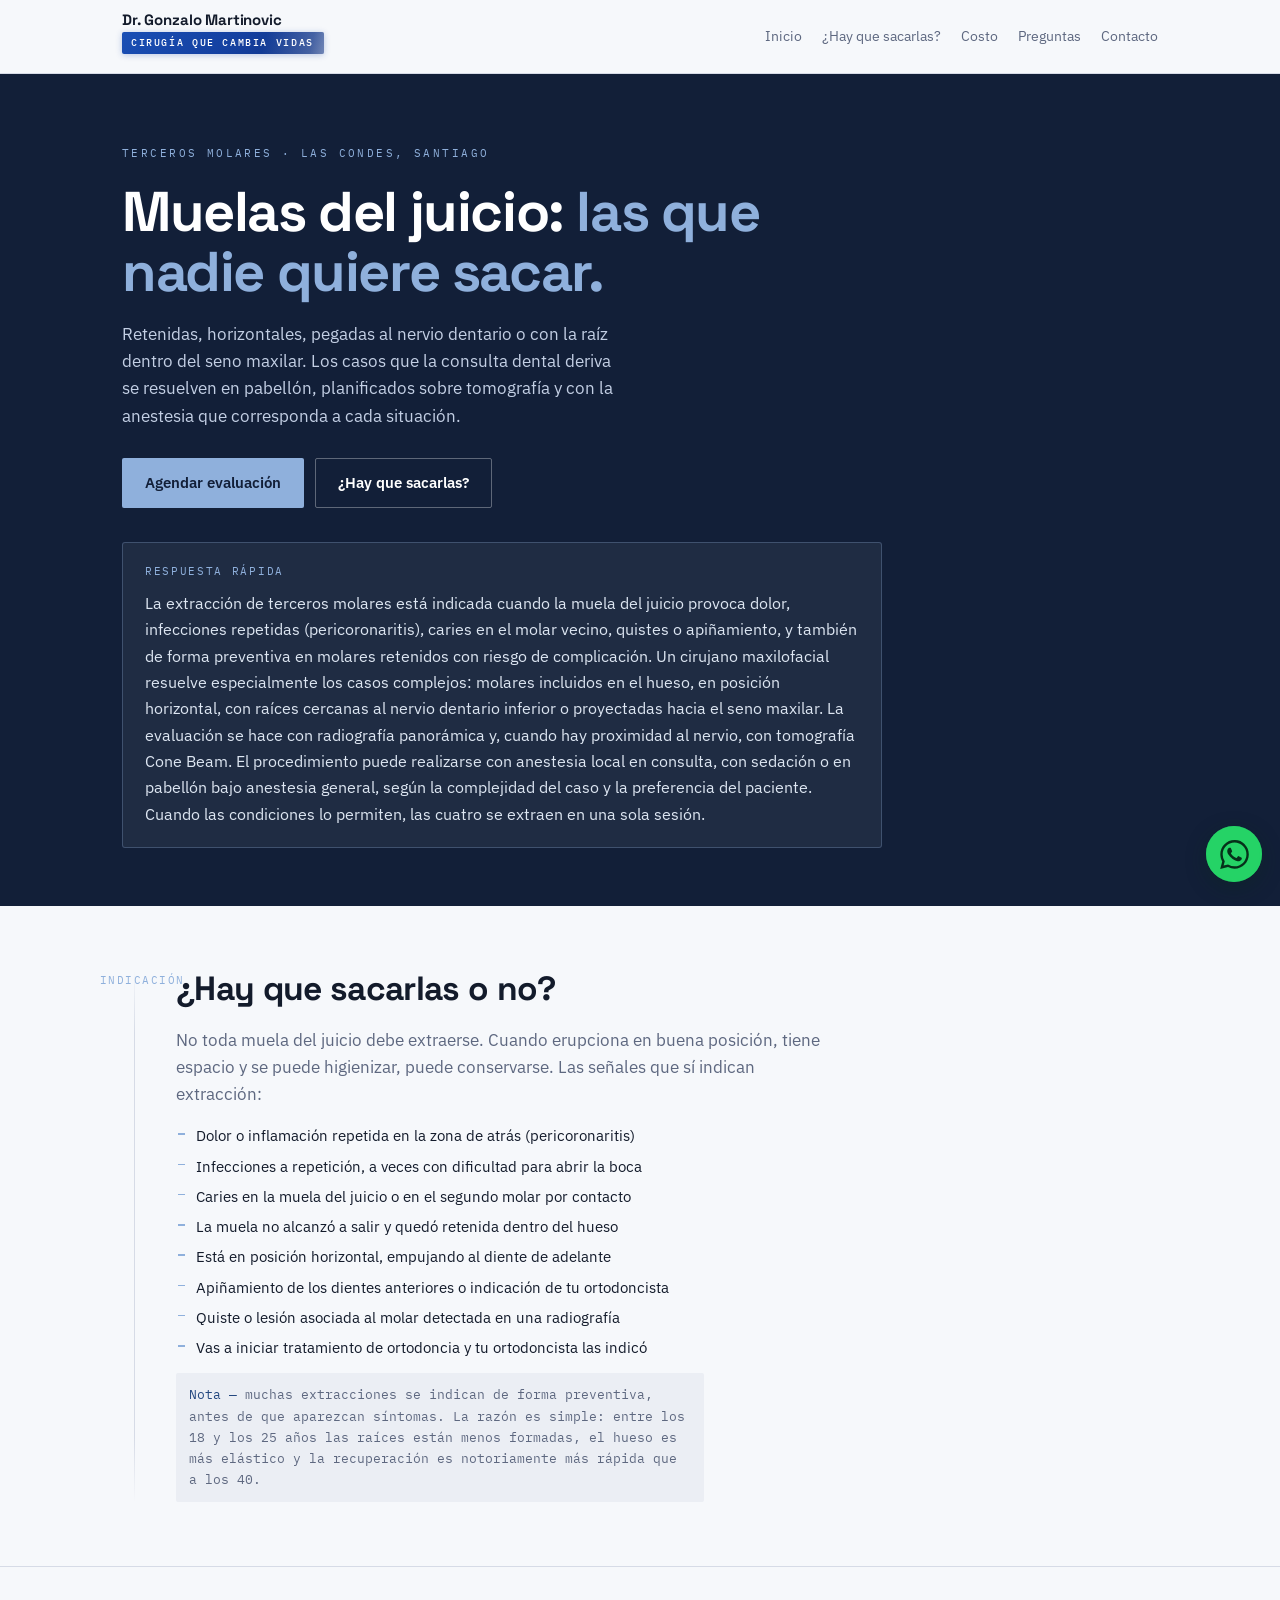
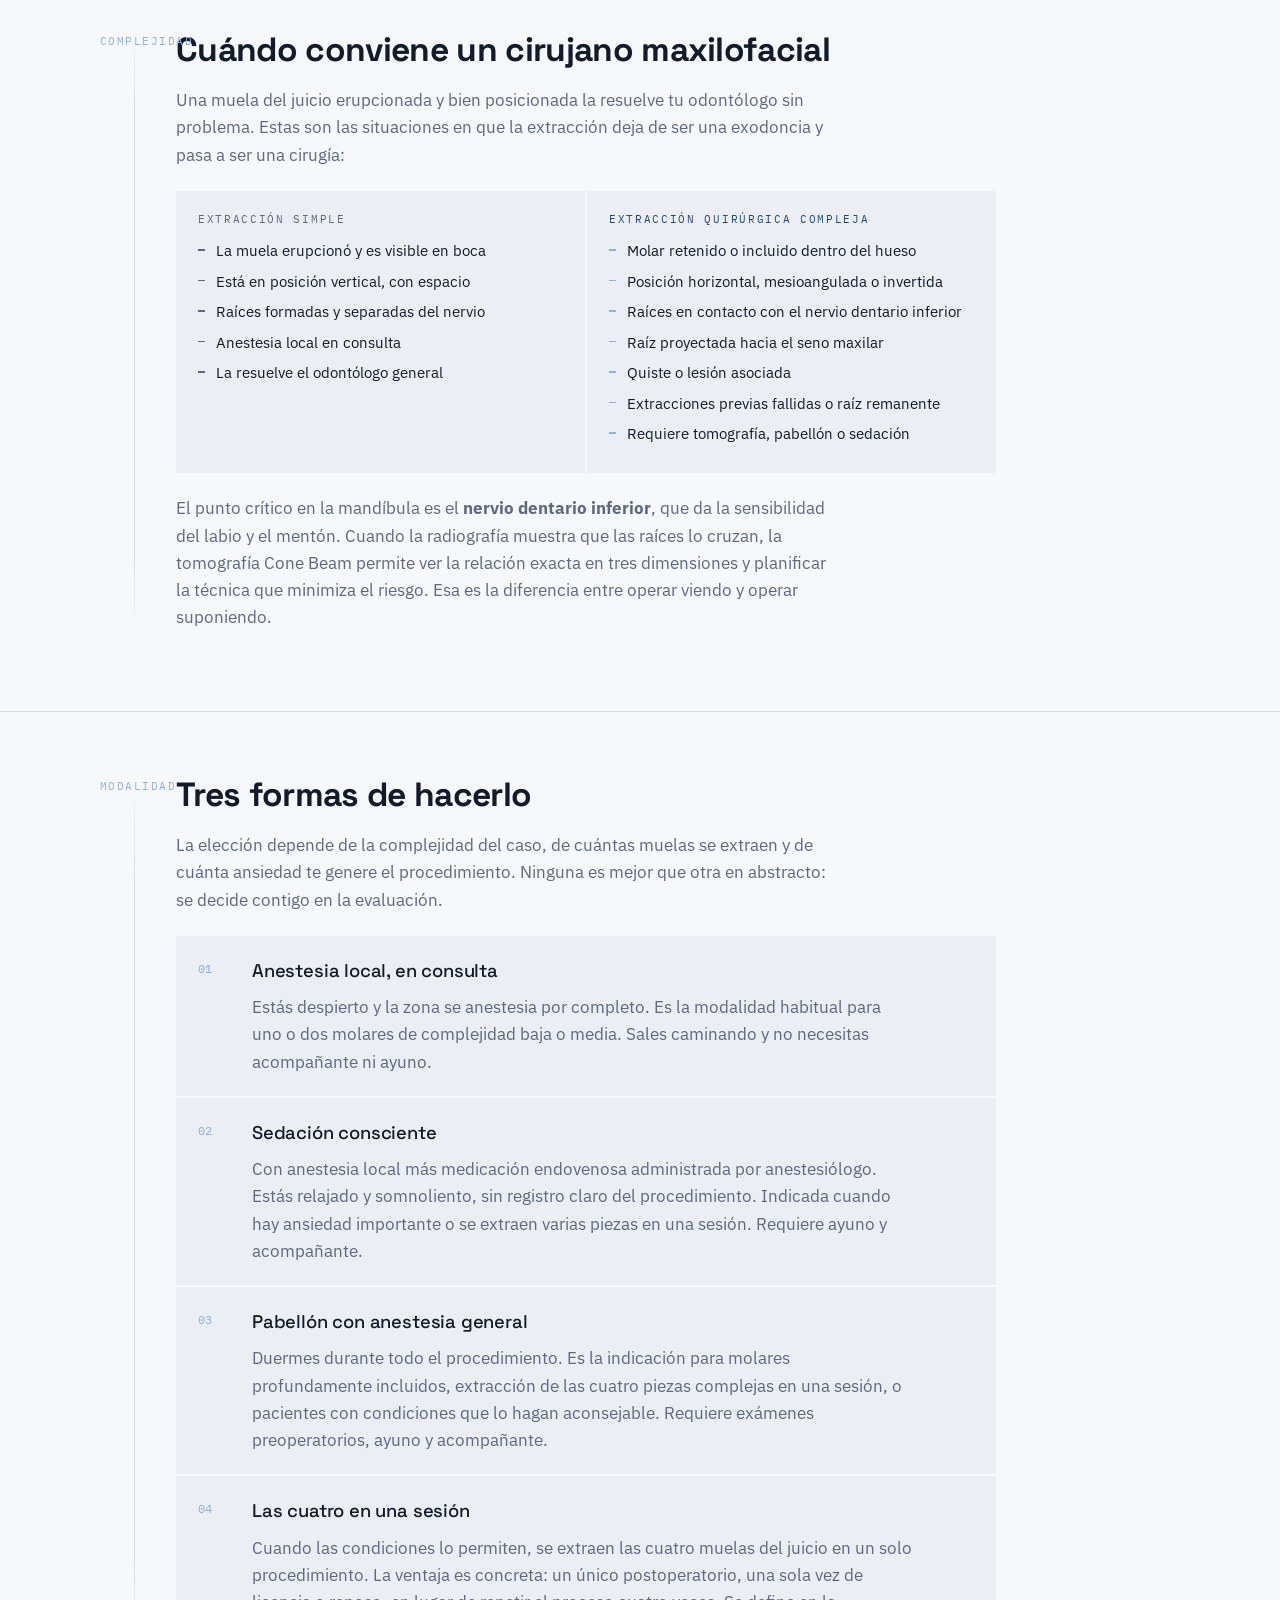
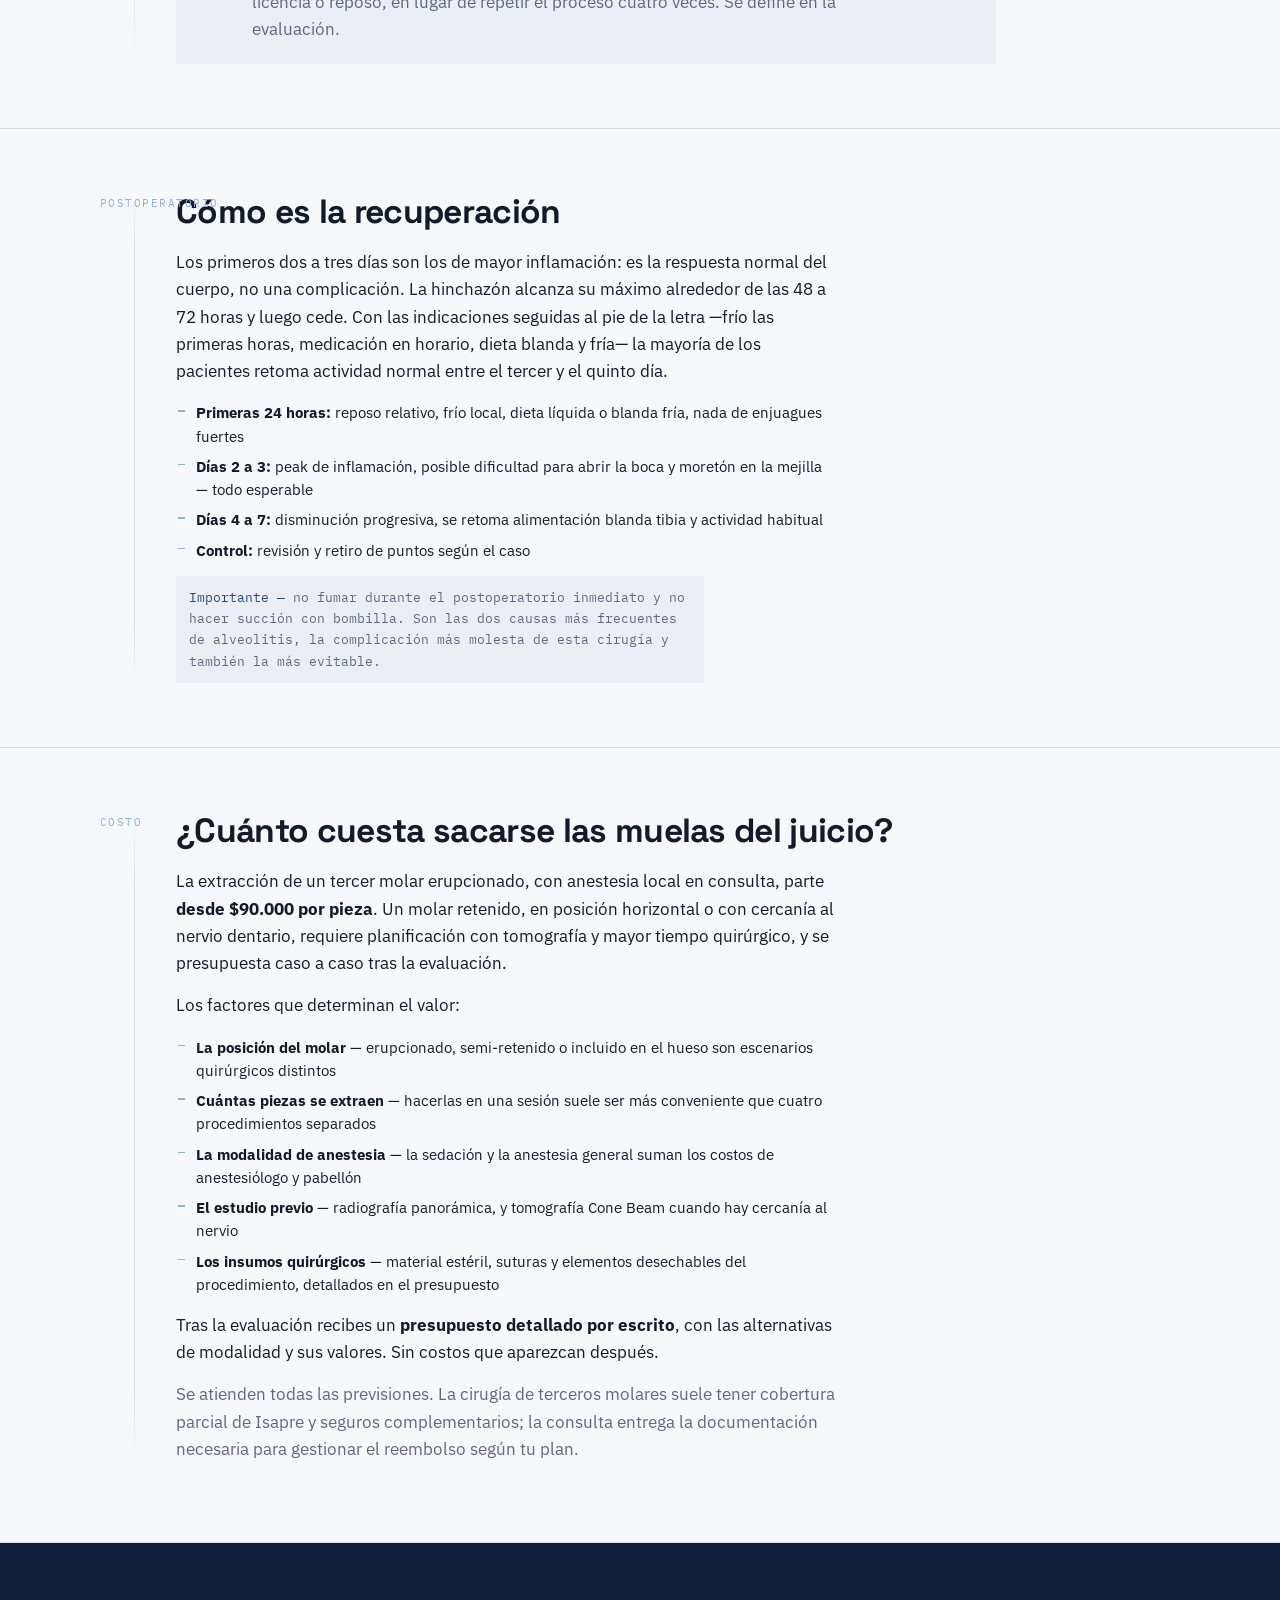
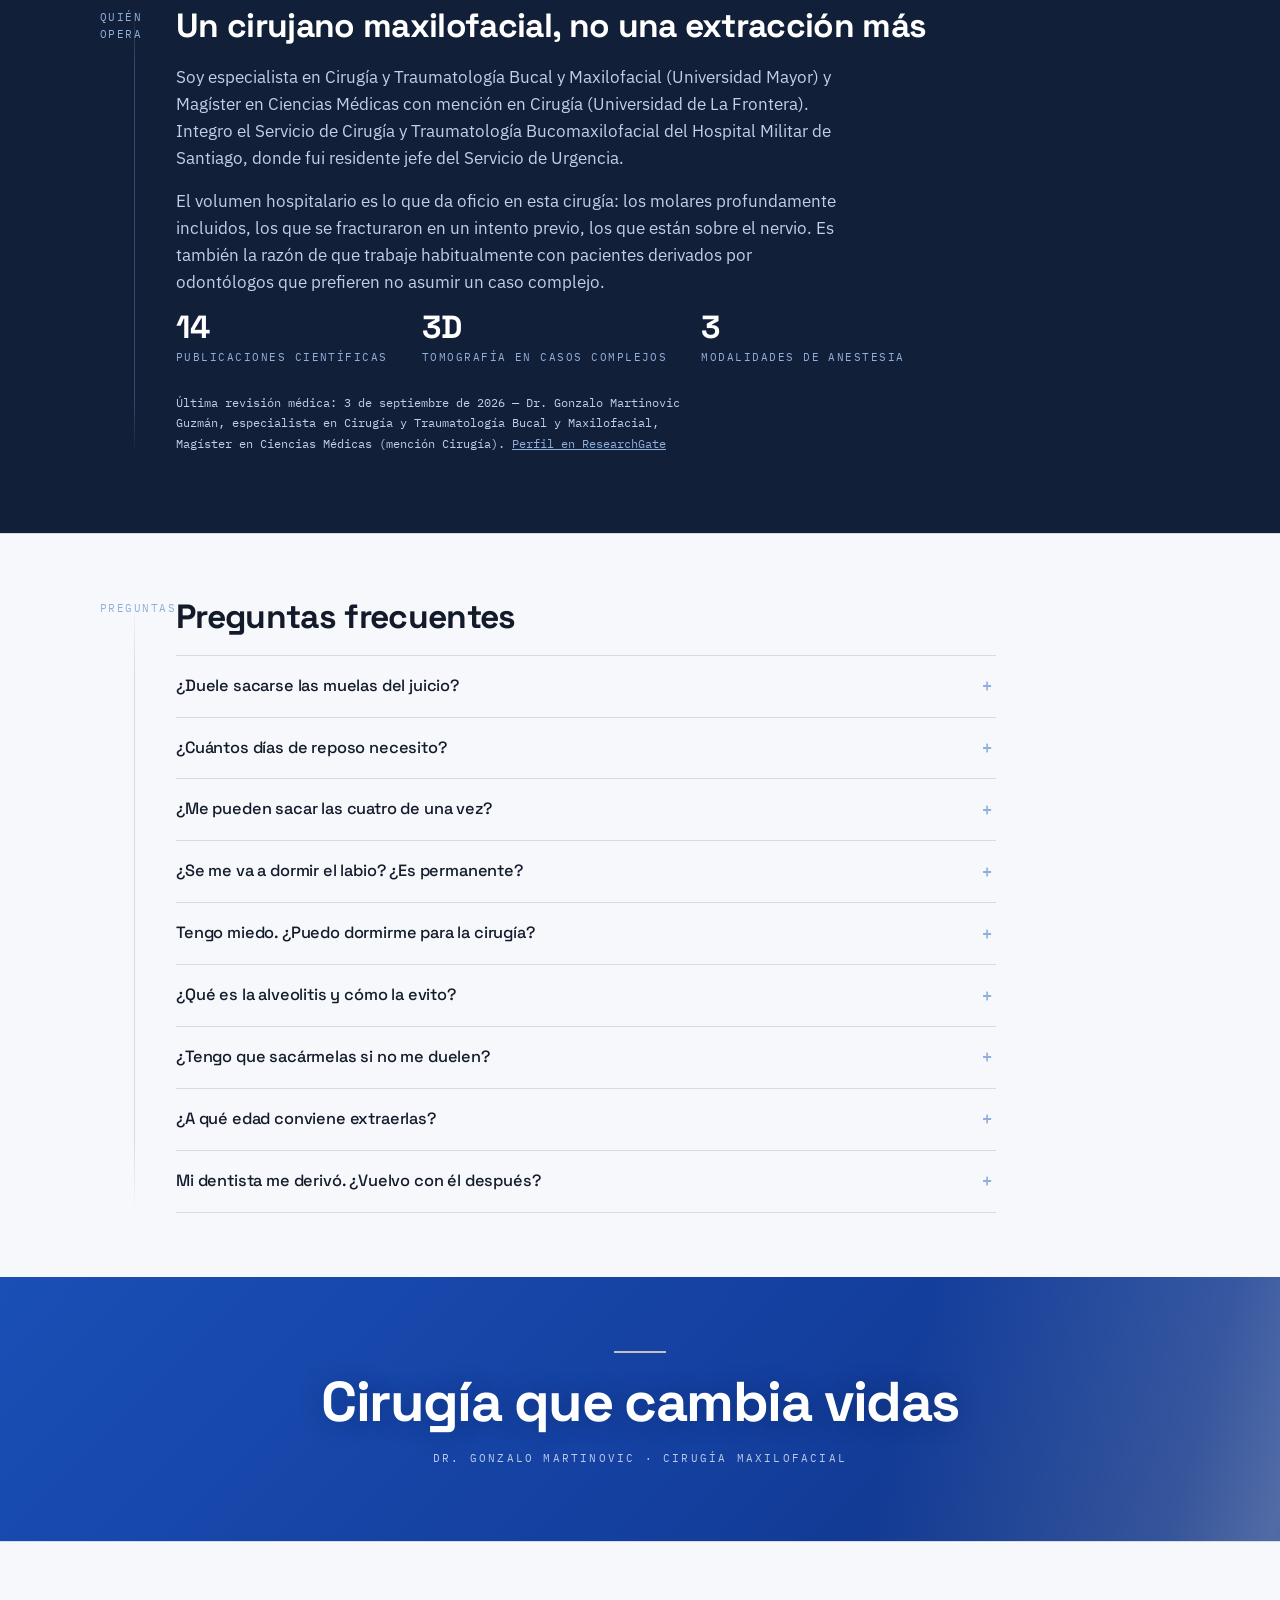
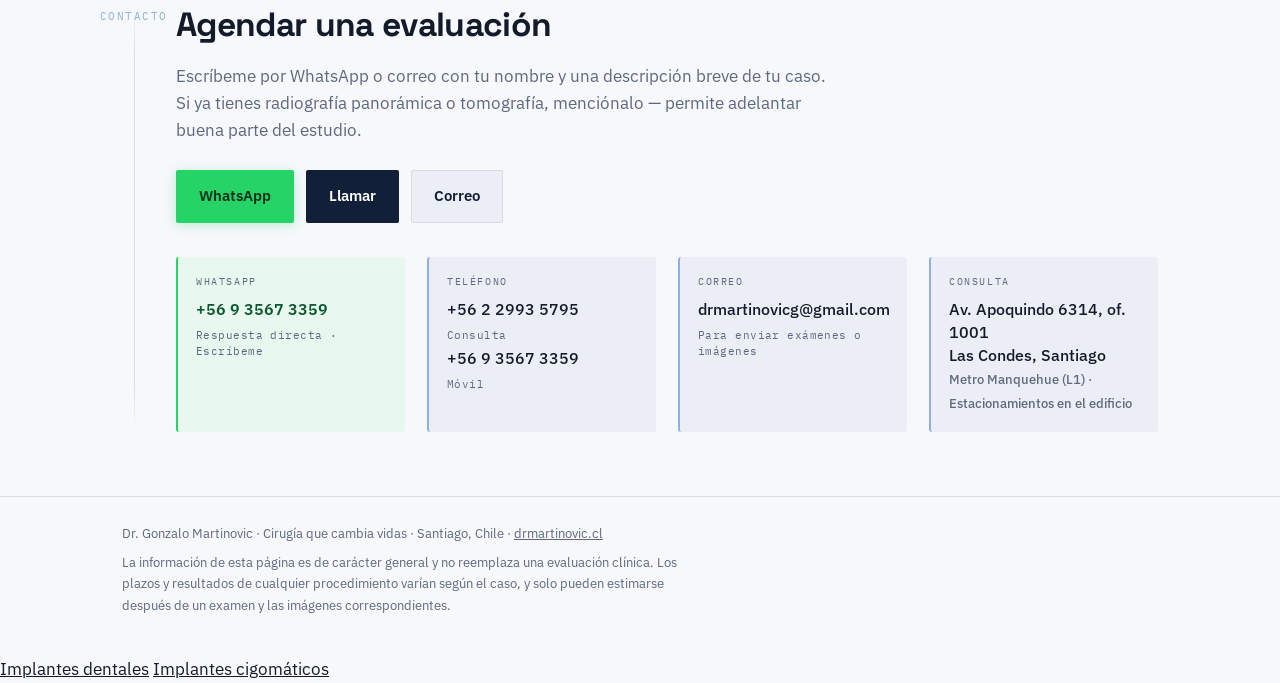
<file: terceros-molares.html>
<!DOCTYPE html>
<html lang="es-CL">
<head>
<meta charset="utf-8">
<meta name="viewport" content="width=device-width, initial-scale=1, viewport-fit=cover">
<link rel="canonical" href="https://drmartinovic.cl/terceros-molares">
<title>Extracción de muelas del juicio en Las Condes — Dr. Gonzalo Martinovic, cirujano maxilofacial</title>
<meta name="description" content="Extracción de terceros molares retenidos e incluidos en Las Condes, Santiago. Casos complejos, cercanía al nervio dentario, anestesia local, sedación o pabellón. Planificación con tomografía 3D.">

<meta property="og:type" content="article">
<meta property="og:url" content="https://drmartinovic.cl/terceros-molares">
<meta property="og:title" content="Extracción de muelas del juicio en Las Condes — Dr. Gonzalo Martinovic">
<meta property="og:description" content="Terceros molares retenidos, incluidos o con cercanía al nervio dentario. Evaluación con tomografía y las cuatro en una sesión cuando es posible.">
<meta name="theme-color" content="#121F38">

<link rel="preconnect" href="https://fonts.googleapis.com">
<link rel="preconnect" href="https://fonts.gstatic.com" crossorigin>
<link href="https://fonts.googleapis.com/css2?family=IBM+Plex+Mono:wght@400;500&family=IBM+Plex+Sans:wght@400;500;600&family=Space+Grotesk:wght@500;700&display=swap" rel="stylesheet">

<style>
:root{
  --profundo:#121F38;
  --azul:#23477F;
  --acero:#8FB0DC;
  --hueso:#D8CFC0;
  --radiografia:#EBEEF4;
  --papel:#F6F8FB;
  --tinta:#131B2B;
  --gris:#5E6880;
  --linea:#D6DBE6;

  --display:'Space Grotesk',system-ui,sans-serif;
  --texto:'IBM Plex Sans',system-ui,sans-serif;
  --dato:'IBM Plex Mono',ui-monospace,monospace;

  --rail:76px;
}

*{box-sizing:border-box}
html,body{overflow-x:hidden;max-width:100%}
html{scroll-behavior:smooth}
body{
  margin:0;background:var(--papel);color:var(--tinta);
  font-family:var(--texto);font-size:16.5px;line-height:1.65;
  -webkit-font-smoothing:antialiased;
}
a{color:inherit}
img,svg{display:block;max-width:100%}

.envoltura{max-width:1080px;margin:0 auto;padding:0 22px}

/* ---------- riel de medición ---------- */
.riel{position:relative;padding-left:var(--rail)}
.riel::before{
  content:"";position:absolute;left:34px;top:0;bottom:0;width:1px;
  background:linear-gradient(to bottom,transparent,var(--linea) 12%,var(--linea) 88%,transparent);
}
.marca{
  position:absolute;left:0;top:2px;width:var(--rail);
  font-family:var(--dato);font-size:10.5px;letter-spacing:.14em;
  color:var(--acero);text-transform:uppercase;
}
@media(max-width:760px){
  :root{--rail:0px}
  .riel{padding-left:0}
  .riel::before{display:none}
  .envoltura{padding:0 20px}
  .marca{position:static;width:auto;display:block;margin-bottom:10px;color:var(--azul)}
}

/* ---------- navegación ---------- */
.nav{
  position:sticky;top:0;z-index:50;background:rgba(246,248,251,.93);
  backdrop-filter:blur(8px);border-bottom:1px solid var(--linea);
}
.nav-in{display:flex;align-items:center;justify-content:space-between;gap:16px;
  max-width:1080px;margin:0 auto;padding:11px 22px}
.nav-marca{font-family:var(--display);font-weight:700;font-size:15px;letter-spacing:-.01em;line-height:1.15}
.nav-marca a{text-decoration:none}
.nav-lema{
  display:inline-block;position:relative;overflow:hidden;isolation:isolate;
  font-family:var(--dato);font-size:9.5px;letter-spacing:.17em;font-weight:500;
  text-transform:uppercase;color:#fff;margin-top:4px;
  padding:3px 10px 3px 9px;border-radius:2px;
  background:linear-gradient(135deg,#1A4FB5 0%,#1440A0 55%,#0F3282 100%);
  box-shadow:0 1px 6px rgba(20,64,160,.28);
}
.nav-lema::after{
  content:"";position:absolute;inset:0;pointer-events:none;
  background:linear-gradient(105deg,
    transparent 38%,
    rgba(255,255,255,.22) 47%,
    rgba(255,255,255,.42) 50%,
    rgba(255,255,255,.22) 53%,
    transparent 62%);
  background-size:260% 100%;background-position:180% 0;
  animation:destello 7.5s ease-in-out 1.4s infinite;
}
@keyframes destello{
  0%{background-position:180% 0}
  38%,100%{background-position:-90% 0}
}
@media(prefers-reduced-motion:reduce){.nav-lema::after{animation:none;opacity:.3}}
.nav-links{display:flex;gap:20px;font-size:13.5px;color:var(--gris)}
.nav-links a{text-decoration:none}
.nav-links a:hover{color:var(--azul)}
@media(max-width:640px){.nav-links{display:none}}

/* ---------- portada ---------- */
.portada{background:var(--profundo);color:#fff;position:relative;overflow:hidden}
.portada-in{max-width:1080px;margin:0 auto;padding:70px 22px 58px}
@media(max-width:860px){.portada-in{padding:44px 22px 42px}}
.cejilla{
  font-family:var(--dato);font-size:11px;letter-spacing:.22em;
  color:var(--acero);text-transform:uppercase;margin-bottom:20px;
}
.portada h1{
  font-family:var(--display);font-weight:700;
  font-size:clamp(2.05rem,5.4vw,3.5rem);line-height:1.06;
  letter-spacing:-.025em;margin:0 0 20px;max-width:19ch;
}
.portada h1 em{font-style:normal;color:var(--acero)}
.bajada{font-size:17px;line-height:1.6;color:#C3CFE4;max-width:50ch;margin:0 0 28px}
.acciones{display:flex;gap:11px;flex-wrap:wrap}

.btn{
  display:inline-block;font-family:var(--texto);font-size:14.5px;font-weight:600;
  padding:12px 22px;border-radius:2px;text-decoration:none;
  border:1px solid transparent;transition:transform .12s ease,background .15s ease;
}
.btn:active{transform:translateY(1px)}
.btn-a{background:var(--acero);color:var(--profundo)}
.btn-a:hover{background:#AAC5E8}
.btn-b{border-color:rgba(255,255,255,.32);color:#fff}
.btn-b:hover{background:rgba(255,255,255,.08)}

@media(prefers-reduced-motion:reduce){html{scroll-behavior:auto}}

/* ---------- respuesta rápida: informe de lectura inmediata ---------- */
.respuesta{
  margin-top:34px;background:rgba(255,255,255,.06);
  border:1px solid rgba(143,176,220,.28);border-radius:3px;
  padding:20px 22px;max-width:760px;
}
.respuesta-et{
  font-family:var(--dato);font-size:10.5px;letter-spacing:.16em;
  text-transform:uppercase;color:var(--acero);margin-bottom:10px;
}
.respuesta p{margin:0;font-size:15.5px;line-height:1.7;color:#DDE6F2;max-width:none}

/* ---------- secciones ---------- */
.seccion{padding:64px 0;border-top:1px solid var(--linea)}
.seccion:first-of-type{border-top:0}
@media(max-width:760px){.seccion{padding:44px 0}}

h2{
  font-family:var(--display);font-weight:700;
  font-size:clamp(1.5rem,3.4vw,2.1rem);line-height:1.15;
  letter-spacing:-.02em;margin:0 0 18px;
}
h3{font-family:var(--display);font-weight:500;font-size:1.15rem;
  letter-spacing:-.01em;margin:0 0 8px}
p{margin:0 0 15px;max-width:66ch}
.gris{color:var(--gris)}

.indicacion{
  font-family:var(--dato);font-size:12.5px;line-height:1.7;color:var(--gris);
  background:var(--radiografia);border-radius:2px;padding:11px 13px;margin-top:14px;max-width:66ch;
}
.indicacion span{color:var(--azul)}
.consultar{list-style:none;padding:0;margin:16px 0 0;max-width:66ch}
.consultar li{
  position:relative;padding-left:20px;margin-bottom:7px;
  font-size:15px;line-height:1.55;
}
.consultar li::before{
  content:"";position:absolute;left:2px;top:9px;
  width:7px;height:1.5px;background:var(--acero);
}

/* ---------- casos ---------- */
.caso{margin:26px 0 0;padding:18px;background:var(--radiografia);border-radius:3px;max-width:820px}
.caso img{width:100%;height:auto;display:block;border-radius:2px}
.caso-tit{
  font-family:var(--dato);font-size:10.5px;letter-spacing:.16em;
  text-transform:uppercase;color:var(--azul);margin-bottom:12px;
}
.caso-par{display:grid;grid-template-columns:1fr 1fr;gap:10px}
@media(max-width:560px){.caso-par{grid-template-columns:1fr}}
.caso-et{
  display:block;font-family:var(--dato);font-size:10.5px;letter-spacing:.12em;
  text-transform:uppercase;color:var(--gris);margin-top:7px;
}
.caso-pie{font-size:12px;line-height:1.65;color:var(--gris);margin:12px 0 0;max-width:62ch}

/* ---------- comparativa: las dos vías ---------- */
.vias{display:grid;grid-template-columns:1fr 1fr;gap:2px;margin-top:22px;max-width:820px}
@media(max-width:640px){.vias{grid-template-columns:1fr}}
.via{background:var(--radiografia);padding:20px 22px}
.via-et{
  font-family:var(--dato);font-size:10.5px;letter-spacing:.16em;
  text-transform:uppercase;margin-bottom:12px;color:var(--gris);
}
.via-b .via-et{color:var(--azul)}
.via ul{list-style:none;padding:0;margin:0}
.via li{
  position:relative;padding-left:18px;margin-bottom:8px;
  font-size:14.5px;line-height:1.55;
}
.via li::before{
  content:"";position:absolute;left:0;top:9px;
  width:7px;height:1.5px;background:var(--gris);
}
.via-b li::before{background:var(--acero)}

/* ---------- pasos ---------- */
.pasos{counter-reset:paso;display:grid;gap:2px;margin-top:6px;max-width:820px}
.paso{
  background:var(--radiografia);padding:20px 22px;position:relative;
  display:grid;grid-template-columns:38px 1fr;gap:16px;align-items:start;
}
.paso::before{
  counter-increment:paso;content:counter(paso,decimal-leading-zero);
  font-family:var(--dato);font-size:12px;color:var(--acero);padding-top:3px;
}

/* ---------- respaldo científico ---------- */
.respaldo{background:var(--profundo);color:#fff}
.respaldo h2{color:#fff}
.respaldo p{color:#C3CFE4}
.respaldo .marca{color:var(--acero)}
.respaldo .riel::before{background:linear-gradient(to bottom,transparent,rgba(143,176,220,.3) 12%,rgba(143,176,220,.3) 88%,transparent)}
.metricas{display:flex;gap:34px;flex-wrap:wrap;margin:8px 0 26px}
.metrica-n{font-family:var(--display);font-weight:700;font-size:2rem;line-height:1;color:#fff}
.metrica-et{font-family:var(--dato);font-size:10.5px;letter-spacing:.14em;
  text-transform:uppercase;color:var(--acero);margin-top:6px}
.refs{list-style:none;padding:0;margin:18px 0 0;max-width:72ch}
.refs li{
  border-left:2px solid rgba(143,176,220,.45);padding:2px 0 2px 16px;margin-bottom:14px;
  font-size:14px;line-height:1.6;color:#C3CFE4;
}
.refs li b{color:#fff;font-weight:500}
.refs li a{color:var(--acero);text-decoration:none}
.refs li a:hover{text-decoration:underline}
.revision{
  margin-top:26px;font-family:var(--dato);font-size:12px;line-height:1.7;
  color:rgba(255,255,255,.62);max-width:72ch;
}

/* ---------- preguntas frecuentes ---------- */
.faq{max-width:820px;margin-top:6px}
.faq details{border-top:1px solid var(--linea)}
.faq details:last-child{border-bottom:1px solid var(--linea)}
.faq summary{
  cursor:pointer;list-style:none;padding:17px 34px 17px 0;position:relative;
  font-family:var(--display);font-weight:500;font-size:1.02rem;letter-spacing:-.01em;
}
.faq summary::-webkit-details-marker{display:none}
.faq summary::after{
  content:"+";position:absolute;right:4px;top:50%;transform:translateY(-52%);
  font-family:var(--dato);font-size:17px;color:var(--acero);
}
.faq details[open] summary::after{content:"–"}
.faq details p{margin:0 0 17px;font-size:15px;color:var(--gris);max-width:66ch}
.faq details a{color:var(--azul)}

/* ---------- lema ---------- */
.lema{
  position:relative;overflow:hidden;isolation:isolate;
  background:linear-gradient(135deg,#1A4FB5 0%,#1440A0 55%,#0F3282 100%);
  color:#fff;padding:74px 0;text-align:center;
}
.lema-brillo{
  position:absolute;inset:0;z-index:-1;pointer-events:none;
  background:linear-gradient(105deg,
    transparent 38%,
    rgba(255,255,255,.16) 47%,
    rgba(255,255,255,.28) 50%,
    rgba(255,255,255,.16) 53%,
    transparent 62%);
  background-size:260% 100%;background-position:180% 0;
  animation:destello 7.5s ease-in-out 1.4s infinite;
}
.lema-regla{
  display:block;width:52px;height:2px;background:var(--hueso);
  margin:0 auto 20px;opacity:.9;
}
.lema-texto{
  font-family:var(--display);font-weight:700;
  font-size:clamp(1.9rem,6vw,3.5rem);line-height:1.04;
  letter-spacing:-.028em;margin:0;max-width:none;
  text-shadow:0 1px 24px rgba(8,26,66,.32);
}
.lema-pie{
  font-family:var(--dato);font-size:11px;letter-spacing:.2em;
  text-transform:uppercase;color:rgba(255,255,255,.72);
  margin:18px 0 0;max-width:none;
}
@media(max-width:560px){.lema{padding:52px 0}}
@media(prefers-reduced-motion:reduce){.lema-brillo{animation:none;opacity:.35}}

/* ---------- contacto: acciones con color de canal ---------- */
.contacto-grid{display:grid;grid-template-columns:repeat(auto-fit,minmax(215px,1fr));gap:22px;margin-top:8px}
.dato{
  position:relative;background:var(--radiografia);border-radius:3px;
  padding:17px 18px 16px;border-left:2px solid var(--acero);
  transition:border-color .15s ease,background .15s ease,transform .12s ease;
}
.dato:hover{border-left-color:var(--azul);background:#E3E8F1;transform:translateY(-1px)}
.dato-et{font-family:var(--dato);font-size:10px;letter-spacing:.16em;
  text-transform:uppercase;color:var(--gris);margin-bottom:7px}
.dato a{
  font-size:15.5px;text-decoration:none;color:var(--tinta);font-weight:500;
  line-height:1.5;display:inline-block;
}
.dato a:hover{color:var(--azul)}
.dato-nota{
  display:block;font-family:var(--dato);font-size:11px;letter-spacing:.04em;
  color:var(--gris);margin-top:6px;font-weight:400;
}
.dato-wa{border-left-color:#25D366;background:#E9F8EF}
.dato-wa:hover{border-left-color:#1FBE5B;background:#DDF3E5}
.dato-wa a{color:#0B5A31;font-weight:600}
.dato-wa a:hover{color:#06301A}

.canales{display:flex;gap:12px;flex-wrap:wrap;margin:26px 0 34px}
.canal{
  display:inline-flex;align-items:center;gap:10px;
  font-family:var(--texto);font-size:15px;font-weight:600;
  padding:13px 22px;border-radius:2px;text-decoration:none;
  border:1px solid transparent;
  transition:transform .12s ease,background .15s ease,box-shadow .15s ease;
}
.canal svg{width:19px;height:19px;flex:none;fill:currentColor}
.canal:active{transform:translateY(1px)}
.canal-wa{background:#25D366;color:#06301A;box-shadow:0 2px 12px rgba(37,211,102,.28);
  animation:destelloVerde 4.2s ease-in-out 3s infinite}
.canal-wa:hover{animation:none}
@keyframes destelloVerde{
  0%,72%,100%{box-shadow:0 2px 12px rgba(37,211,102,.28)}
  80%{box-shadow:0 2px 12px rgba(37,211,102,.28), 0 0 20px 4px rgba(37,211,102,.5)}
  88%{box-shadow:0 2px 12px rgba(37,211,102,.28)}
}
@media(prefers-reduced-motion:reduce){.canal-wa{animation:none}}
.canal-wa:hover{background:#1FBE5B;box-shadow:0 4px 18px rgba(37,211,102,.38)}
.canal-tel{background:var(--profundo);color:#fff}
.canal-tel:hover{background:var(--azul)}
.canal-mail{background:var(--radiografia);color:var(--profundo);border-color:var(--linea)}
.canal-mail:hover{background:var(--acero);border-color:var(--acero);color:var(--profundo)}
@media(max-width:560px){
  .canales{flex-direction:column;gap:10px}
  .canal{justify-content:center;width:100%}
}

/* botón flotante de WhatsApp */
.wa-flota{
  position:fixed;right:18px;bottom:18px;z-index:80;
  display:flex;align-items:center;justify-content:center;
  width:56px;height:56px;border-radius:50%;
  background:#25D366;color:#06301A;text-decoration:none;
  box-shadow:0 6px 20px rgba(8,40,22,.34);
  transition:transform .16s ease,box-shadow .16s ease;
}
.wa-flota svg{width:29px;height:29px;fill:currentColor}
.wa-flota{animation:latido 3.4s ease-in-out 2s infinite}
.wa-flota:hover{transform:scale(1.06);box-shadow:0 8px 26px rgba(8,40,22,.44);animation:none}
@keyframes latido{
  0%,58%,100%{transform:scale(1);
    box-shadow:0 6px 20px rgba(8,40,22,.34), 0 0 0 0 rgba(37,211,102,0);
    background:#25D366}
  64%{transform:scale(1.13);
    box-shadow:0 8px 26px rgba(8,40,22,.42), 0 0 22px 6px rgba(37,211,102,.55);
    background:#2EEA76}
  70%{transform:scale(1);
    box-shadow:0 6px 20px rgba(8,40,22,.34), 0 0 0 0 rgba(37,211,102,0);
    background:#25D366}
  76%{transform:scale(1.10);
    box-shadow:0 8px 26px rgba(8,40,22,.42), 0 0 20px 5px rgba(37,211,102,.48);
    background:#2EEA76}
  82%{transform:scale(1);
    box-shadow:0 6px 20px rgba(8,40,22,.34), 0 0 0 0 rgba(37,211,102,0);
    background:#25D366}
}
.wa-flota::after{
  content:"";position:absolute;inset:0;border-radius:50%;
  border:2px solid rgba(37,211,102,.55);
  animation:pulso 3.2s ease-out infinite;
}
@keyframes pulso{
  0%{transform:scale(1);opacity:.7}
  70%,100%{transform:scale(1.5);opacity:0}
}
@media(prefers-reduced-motion:reduce){
  .wa-flota::after{animation:none;opacity:0}
  .wa-flota{animation:none}
}
@media(max-width:560px){.wa-flota{right:14px;bottom:14px;width:52px;height:52px}}

.pie{
  border-top:1px solid var(--linea);padding:26px 0 40px;
  font-size:12.5px;line-height:1.7;color:var(--gris);
}
.pie a{color:var(--gris)}

.caso-video{position:relative}
.caso-video video{width:100%;max-width:520px;height:auto;display:block;
  border-radius:2px;background:#000;margin-inline:auto;cursor:pointer}

:focus-visible{outline:2px solid var(--acero);outline-offset:3px}
</style>
<!-- Google tag (gtag.js) - Google Ads -->
<script async src="https://www.googletagmanager.com/gtag/js?id=AW-18343247822"></script>
<script>
  window.dataLayer = window.dataLayer || [];
  function gtag(){dataLayer.push(arguments);}
  gtag('js', new Date());
  gtag('config', 'AW-18343247822');
  gtag('config', 'G-L25Q2L8G50');

  function convWhatsApp(){
    gtag('event','conversion',{'send_to':'AW-18343247822/HrUOCNyYneIcEM7_3qpE'});
    return true;
  }
  function convTelefono(){
    gtag('event','conversion',{'send_to':'AW-18343247822/Ro7FCKncoOIcEM7_3qpE'});
    return true;
  }

  // --- Medicion de interes real (GA4) ---
  (function(){
    var origWA = window.convWhatsApp, origTel = window.convTelefono;
    window.convWhatsApp = function(){
      gtag('event','contacto',{'metodo':'whatsapp','pagina':'terceros-molares'});
      return origWA();
    };
    window.convTelefono = function(){
      gtag('event','contacto',{'metodo':'telefono','pagina':'terceros-molares'});
      return origTel();
    };

    // Profundidad de lectura: 25/50/75/100%
    var hitos = [25,50,75,100], vistos = {};
    function medirScroll(){
      var alto = document.documentElement.scrollHeight - window.innerHeight;
      if (alto <= 0) return;
      var pct = (window.scrollY / alto) * 100;
      hitos.forEach(function(m){
        if (pct >= m && !vistos[m]) {
          vistos[m] = true;
          gtag('event','scroll_'+m,{'pagina':'terceros-molares'});
        }
      });
    }
    var t;
    window.addEventListener('scroll', function(){
      clearTimeout(t); t = setTimeout(medirScroll, 200);
    }, {passive:true});

    // Lectura sostenida
    setTimeout(function(){ gtag('event','permanencia_30s',{'pagina':'terceros-molares'}); }, 30000);
    setTimeout(function(){ gtag('event','permanencia_60s',{'pagina':'terceros-molares'}); }, 60000);
  })();
</script>
</head>
<body>

<nav class="nav">
  <div class="nav-in">
    <div class="nav-firma">
      <div class="nav-marca"><a href="/">Dr. Gonzalo Martinovic</a></div>
      <div class="nav-lema">Cirugía que cambia vidas</div>
    </div>
    <div class="nav-links">
      <a href="/">Inicio</a>
      <a href="#candidatos">¿Hay que sacarlas?</a>
      <a href="#costo">Costo</a>
      <a href="#faq">Preguntas</a>
      <a href="#contacto">Contacto</a>
    </div>
  </div>
</nav>

<header class="portada">
  <div class="portada-in">
    <div class="cejilla">Terceros molares · Las Condes, Santiago</div>
    <h1>Muelas del juicio: <em>las que nadie quiere sacar.</em></h1>
    <p class="bajada">
      Retenidas, horizontales, pegadas al nervio dentario o con la raíz dentro del
      seno maxilar. Los casos que la consulta dental deriva se resuelven en pabellón,
      planificados sobre tomografía y con la anestesia que corresponda a cada
      situación.
    </p>
    <div class="acciones">
      <a class="btn btn-a" onclick="convWhatsApp()" href="https://wa.me/56935673359?text=Hola%20Dr.%20Martinovic%2C%20quisiera%20una%20evaluaci%C3%B3n%20por%20mis%20muelas%20del%20juicio.">Agendar evaluación</a>
      <a class="btn btn-b" href="#candidatos">¿Hay que sacarlas?</a>
    </div>

    <div class="respuesta">
      <div class="respuesta-et">Respuesta rápida</div>
      <p>
        La extracción de terceros molares está indicada cuando la muela del juicio
        provoca dolor, infecciones repetidas (pericoronaritis), caries en el molar
        vecino, quistes o apiñamiento, y también de forma preventiva en molares
        retenidos con riesgo de complicación. Un cirujano maxilofacial resuelve
        especialmente los casos complejos: molares incluidos en el hueso, en posición
        horizontal, con raíces cercanas al nervio dentario inferior o proyectadas
        hacia el seno maxilar. La evaluación se hace con radiografía panorámica y,
        cuando hay proximidad al nervio, con tomografía Cone Beam. El procedimiento
        puede realizarse con anestesia local en consulta, con sedación o en pabellón
        bajo anestesia general, según la complejidad del caso y la preferencia del
        paciente. Cuando las condiciones lo permiten, las cuatro se extraen en una
        sola sesión.
      </p>
    </div>
  </div>
</header>

<main>

<!-- ============ CUÁNDO SACARLAS ============ -->
<section class="seccion" id="candidatos">
  <div class="envoltura riel">
    <span class="marca">Indicación</span>
    <h2>¿Hay que sacarlas o no?</h2>
    <p class="gris">
      No toda muela del juicio debe extraerse. Cuando erupciona en buena posición,
      tiene espacio y se puede higienizar, puede conservarse. Las señales que sí
      indican extracción:
    </p>
    <ul class="consultar">
      <li>Dolor o inflamación repetida en la zona de atrás (pericoronaritis)</li>
      <li>Infecciones a repetición, a veces con dificultad para abrir la boca</li>
      <li>Caries en la muela del juicio o en el segundo molar por contacto</li>
      <li>La muela no alcanzó a salir y quedó retenida dentro del hueso</li>
      <li>Está en posición horizontal, empujando al diente de adelante</li>
      <li>Apiñamiento de los dientes anteriores o indicación de tu ortodoncista</li>
      <li>Quiste o lesión asociada al molar detectada en una radiografía</li>
      <li>Vas a iniciar tratamiento de ortodoncia y tu ortodoncista las indicó</li>
    </ul>
    <div class="indicacion">
      <span>Nota —</span> muchas extracciones se indican de forma preventiva, antes
      de que aparezcan síntomas. La razón es simple: entre los 18 y los 25 años las
      raíces están menos formadas, el hueso es más elástico y la recuperación es
      notoriamente más rápida que a los 40.
    </div>
  </div>
</section>

<!-- ============ CASOS COMPLEJOS ============ -->
<section class="seccion">
  <div class="envoltura riel">
    <span class="marca">Complejidad</span>
    <h2>Cuándo conviene un cirujano maxilofacial</h2>
    <p class="gris">
      Una muela del juicio erupcionada y bien posicionada la resuelve tu odontólogo
      sin problema. Estas son las situaciones en que la extracción deja de ser una
      exodoncia y pasa a ser una cirugía:
    </p>
    <div class="vias">
      <div class="via">
        <div class="via-et">Extracción simple</div>
        <ul>
          <li>La muela erupcionó y es visible en boca</li>
          <li>Está en posición vertical, con espacio</li>
          <li>Raíces formadas y separadas del nervio</li>
          <li>Anestesia local en consulta</li>
          <li>La resuelve el odontólogo general</li>
        </ul>
      </div>
      <div class="via via-b">
        <div class="via-et">Extracción quirúrgica compleja</div>
        <ul>
          <li>Molar retenido o incluido dentro del hueso</li>
          <li>Posición horizontal, mesioangulada o invertida</li>
          <li>Raíces en contacto con el nervio dentario inferior</li>
          <li>Raíz proyectada hacia el seno maxilar</li>
          <li>Quiste o lesión asociada</li>
          <li>Extracciones previas fallidas o raíz remanente</li>
          <li>Requiere tomografía, pabellón o sedación</li>
        </ul>
      </div>
    </div>
    <p class="gris" style="margin-top:22px">
      El punto crítico en la mandíbula es el <strong>nervio dentario inferior</strong>,
      que da la sensibilidad del labio y el mentón. Cuando la radiografía muestra que
      las raíces lo cruzan, la tomografía Cone Beam permite ver la relación exacta en
      tres dimensiones y planificar la técnica que minimiza el riesgo. Esa es la
      diferencia entre operar viendo y operar suponiendo.
    </p>
  </div>
</section>

<!-- ============ ANESTESIA ============ -->
<section class="seccion" id="anestesia">
  <div class="envoltura riel">
    <span class="marca">Modalidad</span>
    <h2>Tres formas de hacerlo</h2>
    <p class="gris" style="margin-bottom:22px">
      La elección depende de la complejidad del caso, de cuántas muelas se extraen y
      de cuánta ansiedad te genere el procedimiento. Ninguna es mejor que otra en
      abstracto: se decide contigo en la evaluación.
    </p>
    <div class="pasos">
      <div class="paso">
        <div>
          <h3>Anestesia local, en consulta</h3>
          <p class="gris" style="margin:0">
            Estás despierto y la zona se anestesia por completo. Es la modalidad
            habitual para uno o dos molares de complejidad baja o media. Sales
            caminando y no necesitas acompañante ni ayuno.
          </p>
        </div>
      </div>
      <div class="paso">
        <div>
          <h3>Sedación consciente</h3>
          <p class="gris" style="margin:0">
            Con anestesia local más medicación endovenosa administrada por
            anestesiólogo. Estás relajado y somnoliento, sin registro claro del
            procedimiento. Indicada cuando hay ansiedad importante o se extraen
            varias piezas en una sesión. Requiere ayuno y acompañante.
          </p>
        </div>
      </div>
      <div class="paso">
        <div>
          <h3>Pabellón con anestesia general</h3>
          <p class="gris" style="margin:0">
            Duermes durante todo el procedimiento. Es la indicación para molares
            profundamente incluidos, extracción de las cuatro piezas complejas en una
            sesión, o pacientes con condiciones que lo hagan aconsejable. Requiere
            exámenes preoperatorios, ayuno y acompañante.
          </p>
        </div>
      </div>
      <div class="paso">
        <div>
          <h3>Las cuatro en una sesión</h3>
          <p class="gris" style="margin:0">
            Cuando las condiciones lo permiten, se extraen las cuatro muelas del
            juicio en un solo procedimiento. La ventaja es concreta: un único
            postoperatorio, una sola vez de licencia o reposo, en lugar de repetir el
            proceso cuatro veces. Se define en la evaluación.
          </p>
        </div>
      </div>
    </div>
  </div>
</section>

<!-- ============ RECUPERACIÓN ============ -->
<section class="seccion" id="recuperacion">
  <div class="envoltura riel">
    <span class="marca">Postoperatorio</span>
    <h2>Cómo es la recuperación</h2>
    <p>
      Los primeros dos a tres días son los de mayor inflamación: es la respuesta
      normal del cuerpo, no una complicación. La hinchazón alcanza su máximo alrededor
      de las 48 a 72 horas y luego cede. Con las indicaciones seguidas al pie de la
      letra —frío las primeras horas, medicación en horario, dieta blanda y fría— la
      mayoría de los pacientes retoma actividad normal entre el tercer y el quinto
      día.
    </p>
    <ul class="consultar">
      <li><strong>Primeras 24 horas:</strong> reposo relativo, frío local, dieta líquida o blanda fría, nada de enjuagues fuertes</li>
      <li><strong>Días 2 a 3:</strong> peak de inflamación, posible dificultad para abrir la boca y moretón en la mejilla — todo esperable</li>
      <li><strong>Días 4 a 7:</strong> disminución progresiva, se retoma alimentación blanda tibia y actividad habitual</li>
      <li><strong>Control:</strong> revisión y retiro de puntos según el caso</li>
    </ul>
    <div class="indicacion">
      <span>Importante —</span> no fumar durante el postoperatorio inmediato y no
      hacer succión con bombilla. Son las dos causas más frecuentes de alveolitis,
      la complicación más molesta de esta cirugía y también la más evitable.
    </div>
  </div>
</section>

<!-- ============ COSTO ============ -->
<section class="seccion" id="costo">
  <div class="envoltura riel">
    <span class="marca">Costo</span>
    <h2>¿Cuánto cuesta sacarse las muelas del juicio?</h2>
    <p>
      La extracción de un tercer molar erupcionado, con anestesia local en consulta,
      parte <strong>desde $90.000 por pieza</strong>. Un molar retenido, en posición
      horizontal o con cercanía al nervio dentario, requiere planificación con
      tomografía y mayor tiempo quirúrgico, y se presupuesta caso a caso tras la
      evaluación.
    </p>
    <p>Los factores que determinan el valor:</p>
    <ul class="consultar">
      <li><strong>La posición del molar</strong> — erupcionado, semi-retenido o incluido en el hueso son escenarios quirúrgicos distintos</li>
      <li><strong>Cuántas piezas se extraen</strong> — hacerlas en una sesión suele ser más conveniente que cuatro procedimientos separados</li>
      <li><strong>La modalidad de anestesia</strong> — la sedación y la anestesia general suman los costos de anestesiólogo y pabellón</li>
      <li><strong>El estudio previo</strong> — radiografía panorámica, y tomografía Cone Beam cuando hay cercanía al nervio</li>
      <li><strong>Los insumos quirúrgicos</strong> — material estéril, suturas y elementos desechables del procedimiento, detallados en el presupuesto</li>
    </ul>
    <p style="margin-top:16px">
      Tras la evaluación recibes un <strong>presupuesto detallado por escrito</strong>,
      con las alternativas de modalidad y sus valores. Sin costos que aparezcan
      después.
    </p>
    <p class="gris">
      Se atienden todas las previsiones. La cirugía de terceros molares suele tener
      cobertura parcial de Isapre y seguros complementarios; la consulta entrega la
      documentación necesaria para gestionar el reembolso según tu plan.
    </p>
  </div>
</section>

<!-- ============ RESPALDO ============ -->
<section class="seccion respaldo" id="respaldo">
  <div class="envoltura riel">
    <span class="marca">Quién opera</span>
    <h2>Un cirujano maxilofacial, no una extracción más</h2>
    <p>
      Soy especialista en Cirugía y Traumatología Bucal y Maxilofacial (Universidad
      Mayor) y Magíster en Ciencias Médicas con mención en Cirugía (Universidad de La
      Frontera). Integro el Servicio de Cirugía y Traumatología Bucomaxilofacial del
      Hospital Militar de Santiago, donde fui residente jefe del Servicio de Urgencia.
    </p>
    <p>
      El volumen hospitalario es lo que da oficio en esta cirugía: los molares
      profundamente incluidos, los que se fracturaron en un intento previo, los que
      están sobre el nervio. Es también la razón de que trabaje habitualmente con
      pacientes derivados por odontólogos que prefieren no asumir un caso complejo.
    </p>
    <div class="metricas">
      <div>
        <div class="metrica-n">14</div>
        <div class="metrica-et">Publicaciones científicas</div>
      </div>
      <div>
        <div class="metrica-n">3D</div>
        <div class="metrica-et">Tomografía en casos complejos</div>
      </div>
      <div>
        <div class="metrica-n">3</div>
        <div class="metrica-et">Modalidades de anestesia</div>
      </div>
    </div>
    <p class="revision">
      Última revisión médica: 3 de septiembre de 2026 — Dr. Gonzalo Martinovic
      Guzmán, especialista en Cirugía y Traumatología Bucal y Maxilofacial, Magíster
      en Ciencias Médicas (mención Cirugía).
      <a href="https://www.researchgate.net/profile/Gonzalo-Martinovic" target="_blank" rel="noopener" style="color:var(--acero)">Perfil en ResearchGate</a>
    </p>
  </div>
</section>

<!-- ============ FAQ ============ -->
<section class="seccion" id="faq">
  <div class="envoltura riel">
    <span class="marca">Preguntas</span>
    <h2>Preguntas frecuentes</h2>
    <div class="faq">

      <details>
        <summary>¿Duele sacarse las muelas del juicio?</summary>
        <p>
          Durante el procedimiento no: la zona está completamente anestesiada, y si
          eliges sedación o anestesia general no tienes registro del procedimiento.
          El postoperatorio se maneja con analgésicos indicados, y la mayoría de los
          pacientes describe más molestia por la inflamación y la dificultad para
          abrir la boca que por dolor propiamente tal.
        </p>
      </details>

      <details>
        <summary>¿Cuántos días de reposo necesito?</summary>
        <p>
          Con extracciones simples, uno a dos días. Con extracciones quirúrgicas o
          las cuatro en una sesión, entre tres y cinco días es lo habitual. Conviene
          programarlas un jueves o viernes para aprovechar el fin de semana. Si
          necesitas licencia médica, se entrega según el caso.
        </p>
      </details>

      <details>
        <summary>¿Me pueden sacar las cuatro de una vez?</summary>
        <p>
          Sí, cuando las condiciones lo permiten, y en muchos casos es lo más
          conveniente: un solo postoperatorio en lugar de cuatro. Se realiza
          habitualmente con sedación o anestesia general. La decisión depende de la
          complejidad de cada pieza y se define en la evaluación.
        </p>
      </details>

      <details>
        <summary>¿Se me va a dormir el labio? ¿Es permanente?</summary>
        <p>
          La alteración transitoria de la sensibilidad del labio y el mentón es el
          riesgo más conocido de esta cirugía, y ocurre por la proximidad de las
          raíces al nervio dentario inferior. En la gran mayoría de los casos es
          temporal y se recupera en semanas o meses. Cuando la radiografía muestra
          contacto entre la raíz y el nervio, la tomografía Cone Beam permite ver la
          relación exacta y planificar la técnica que reduce ese riesgo, incluyendo
          alternativas como la coronectomía en casos seleccionados.
        </p>
      </details>

      <details>
        <summary>Tengo miedo. ¿Puedo dormirme para la cirugía?</summary>
        <p>
          Sí. La sedación consciente y la anestesia general existen precisamente para
          eso, y son alternativas absolutamente válidas — no una exageración. Se
          realizan con anestesiólogo y requieren ayuno, exámenes previos y
          acompañante. Coméntalo en la evaluación y lo planificamos así.
        </p>
      </details>

      <details>
        <summary>¿Qué es la alveolitis y cómo la evito?</summary>
        <p>
          Es la inflamación del alvéolo cuando se pierde el coágulo que protege la
          herida, y produce un dolor intenso que aparece típicamente al tercer o
          cuarto día. Tiene tratamiento y se resuelve. Las dos causas más frecuentes
          y evitables son fumar en el postoperatorio y hacer succión con bombilla.
        </p>
      </details>

      <details>
        <summary>¿Tengo que sacármelas si no me duelen?</summary>
        <p>
          No siempre. Si están bien posicionadas, erupcionadas y puedes higienizarlas,
          pueden conservarse con controles. Se indica extracción preventiva cuando
          están retenidas con riesgo de complicación, cuando comprometen al segundo
          molar, cuando hay quiste asociado o cuando tu ortodoncista lo requiere. La
          radiografía y el examen definen cuál es tu caso.
        </p>
      </details>

      <details>
        <summary>¿A qué edad conviene extraerlas?</summary>
        <p>
          Entre los 18 y los 25 años el procedimiento suele ser más simple y la
          recuperación más rápida: las raíces están menos formadas y el hueso es más
          elástico. Eso no significa que después no se pueda — se extraen a cualquier
          edad cuando hay indicación, solo que el postoperatorio tiende a ser algo más
          largo.
        </p>
      </details>

      <details>
        <summary>Mi dentista me derivó. ¿Vuelvo con él después?</summary>
        <p>
          Sí. Resuelvo la etapa quirúrgica y tu odontólogo recibe el informe del
          procedimiento para continuar con tu tratamiento habitual.
          <a href="/#colegas">Más sobre derivación</a>.
        </p>
      </details>

    </div>
  </div>
</section>

<!-- ============ LEMA ============ -->
<section class="lema">
  <div class="lema-brillo" aria-hidden="true"></div>
  <div class="envoltura">
    <span class="lema-regla" aria-hidden="true"></span>
    <p class="lema-texto">Cirugía que cambia vidas</p>
    <p class="lema-pie">Dr. Gonzalo Martinovic · Cirugía maxilofacial</p>
  </div>
</section>

<!-- ============ CONTACTO ============ -->
<section class="seccion" id="contacto">
  <div class="envoltura riel">
    <span class="marca">Contacto</span>
    <h2>Agendar una evaluación</h2>
    <p class="gris">
      Escríbeme por WhatsApp o correo con tu nombre y una descripción breve de tu
      caso. Si ya tienes radiografía panorámica o tomografía, menciónalo — permite
      adelantar buena parte del estudio.
    </p>
    <div class="canales">
      <a class="canal canal-wa" onclick="convWhatsApp()" href="https://wa.me/56935673359?text=Hola%20Dr.%20Martinovic%2C%20quisiera%20una%20evaluaci%C3%B3n%20por%20mis%20muelas%20del%20juicio.">WhatsApp</a>
      <a class="canal canal-tel" onclick="convTelefono()" href="tel:+56935673359">Llamar</a>
      <a class="canal canal-mail" href="mailto:drmartinovicg@gmail.com">Correo</a>
    </div>
    <div class="contacto-grid">
      <div class="dato dato-wa">
        <div class="dato-et">WhatsApp</div>
        <a onclick="convWhatsApp()" href="https://wa.me/56935673359?text=Hola%20Dr.%20Martinovic%2C%20quisiera%20una%20evaluaci%C3%B3n%20por%20mis%20muelas%20del%20juicio.">+56 9 3567 3359<span class="dato-nota">Respuesta directa · Escríbeme</span></a>
      </div>
      <div class="dato">
        <div class="dato-et">Teléfono</div>
        <a onclick="convTelefono()" href="tel:+56229935795">+56 2 2993 5795<span class="dato-nota">Consulta</span></a><br>
        <a onclick="convTelefono()" href="tel:+56935673359">+56 9 3567 3359<span class="dato-nota">Móvil</span></a>
      </div>
      <div class="dato">
        <div class="dato-et">Correo</div>
        <a href="mailto:drmartinovicg@gmail.com">drmartinovicg@gmail.com<span class="dato-nota">Para enviar exámenes o imágenes</span></a>
      </div>
      <div class="dato">
        <div class="dato-et">Consulta</div>
        <a href="https://maps.google.com/?q=Av.+Apoquindo+6314,+Las+Condes,+Santiago" target="_blank" rel="noopener">Av. Apoquindo 6314, of. 1001<br>Las Condes, Santiago<br><span style="font-size:13px;color:var(--gris)">Metro Manquehue (L1) · Estacionamientos en el edificio</span></a>
      </div>
    </div>
  </div>
</section>

</main>

<footer class="pie">
  <div class="envoltura">
    <p style="margin:0 0 8px">
      Dr. Gonzalo Martinovic · Cirugía que cambia vidas · Santiago, Chile ·
      <a href="/">drmartinovic.cl</a>
    </p>
    <p style="margin:0;max-width:72ch">
      La información de esta página es de carácter general y no reemplaza una
      evaluación clínica. Los plazos y resultados de cualquier procedimiento varían
      según el caso, y solo pueden estimarse después de un examen y las imágenes
      correspondientes.
    </p>
  </div>
</footer>

<script type="application/ld+json">
{
  "@context":"https://schema.org",
  "@type":"MedicalWebPage",
  "url":"https://drmartinovic.cl/terceros-molares",
  "name":"Extracción de muelas del juicio en Las Condes — Dr. Gonzalo Martinovic",
  "description":"Extracción de terceros molares retenidos e incluidos en Las Condes, Santiago. Casos complejos con cercanía al nervio dentario, con anestesia local, sedación o anestesia general.",
  "inLanguage":"es-CL",
  "lastReviewed":"2026-09-03",
  "about":{
    "@type":"MedicalProcedure",
    "name":"Extracción de terceros molares",
    "alternateName":"Extracción de muelas del juicio",
    "procedureType":"https://schema.org/SurgicalProcedure",
    "bodyLocation":"Maxilar y mandíbula"
  },
  "reviewedBy":{
    "@type":"Physician",
    "name":"Dr. Gonzalo Martinovic Guzmán",
    "url":"https://drmartinovic.cl/",
    "medicalSpecialty":"OralAndMaxillofacialSurgery",
    "sameAs":[
      "https://www.linkedin.com/in/gonzalo-andres-martinovic-guzman",
      "https://www.researchgate.net/profile/Gonzalo-Martinovic"
    ],
    "address":{
      "@type":"PostalAddress",
      "streetAddress":"Av. Apoquindo 6314, of. 1001",
      "addressLocality":"Las Condes",
      "addressRegion":"Región Metropolitana",
      "addressCountry":"CL"
    },
    "telephone":"+56229935795"
  }
}
</script>

<script type="application/ld+json">
{
  "@context":"https://schema.org",
  "@type":"FAQPage",
  "mainEntity":[
    {"@type":"Question","name":"¿Duele sacarse las muelas del juicio?","acceptedAnswer":{"@type":"Answer","text":"Durante el procedimiento no, porque la zona está completamente anestesiada, y con sedación o anestesia general no hay registro del procedimiento. El postoperatorio se maneja con analgésicos indicados y la molestia principal suele ser la inflamación más que el dolor."}},
    {"@type":"Question","name":"¿Cuántos días de reposo se necesitan tras extraer las muelas del juicio?","acceptedAnswer":{"@type":"Answer","text":"Con extracciones simples, uno a dos días. Con extracciones quirúrgicas o las cuatro piezas en una sesión, entre tres y cinco días es lo habitual."}},
    {"@type":"Question","name":"¿Se pueden extraer las cuatro muelas del juicio de una vez?","acceptedAnswer":{"@type":"Answer","text":"Sí, cuando las condiciones lo permiten, habitualmente con sedación o anestesia general. La ventaja es un solo postoperatorio en lugar de cuatro procedimientos separados."}},
    {"@type":"Question","name":"¿Se duerme el labio al extraer una muela del juicio? ¿Es permanente?","acceptedAnswer":{"@type":"Answer","text":"La alteración transitoria de la sensibilidad del labio y el mentón ocurre por la proximidad de las raíces al nervio dentario inferior y en la gran mayoría de los casos es temporal. La tomografía Cone Beam permite ver la relación exacta y planificar la técnica que reduce ese riesgo."}},
    {"@type":"Question","name":"¿Se puede dormir al paciente para extraer las muelas del juicio?","acceptedAnswer":{"@type":"Answer","text":"Sí. Existen la sedación consciente y la anestesia general, realizadas con anestesiólogo. Requieren ayuno, exámenes previos y acompañante."}},
    {"@type":"Question","name":"¿Qué es la alveolitis y cómo se evita?","acceptedAnswer":{"@type":"Answer","text":"Es la inflamación del alvéolo por pérdida del coágulo que protege la herida, con dolor intenso que aparece al tercer o cuarto día. Tiene tratamiento. Las causas más frecuentes y evitables son fumar en el postoperatorio y hacer succión con bombilla."}},
    {"@type":"Question","name":"¿Hay que sacarse las muelas del juicio si no duelen?","acceptedAnswer":{"@type":"Answer","text":"No siempre. Si están bien posicionadas, erupcionadas y se pueden higienizar, pueden conservarse con controles. Se indica extracción preventiva cuando están retenidas con riesgo de complicación, comprometen al segundo molar o hay quiste asociado."}},
    {"@type":"Question","name":"¿A qué edad conviene extraer las muelas del juicio?","acceptedAnswer":{"@type":"Answer","text":"Entre los 18 y los 25 años el procedimiento suele ser más simple y la recuperación más rápida, porque las raíces están menos formadas y el hueso es más elástico. Se pueden extraer a cualquier edad cuando existe indicación."}}
  ]
}
</script>

<div class="guias-lat" aria-label="Guías de tratamiento">
  <a class="lat" href="/implantes-dentales">Implantes dentales</a>
  <a class="lat" href="/implantes-cigomaticos">Implantes cigomáticos</a>
</div>

<a class="wa-flota" onclick="convWhatsApp()" href="https://wa.me/56935673359?text=Hola%20Dr.%20Martinovic%2C%20quisiera%20una%20evaluaci%C3%B3n%20por%20mis%20muelas%20del%20juicio." aria-label="Escribir por WhatsApp" target="_blank" rel="noopener"><svg viewBox="0 0 24 24" aria-hidden="true"><path d="M17.47 14.38c-.3-.15-1.76-.87-2.03-.97-.27-.1-.47-.15-.67.15-.2.3-.77.97-.94 1.17-.17.2-.35.22-.65.07-.3-.15-1.26-.46-2.4-1.48-.89-.79-1.49-1.77-1.66-2.07-.17-.3-.02-.46.13-.61.13-.13.3-.35.45-.52.15-.17.2-.3.3-.5.1-.2.05-.37-.02-.52-.07-.15-.67-1.61-.92-2.21-.24-.58-.49-.5-.67-.51h-.57c-.2 0-.52.07-.79.37-.27.3-1.04 1.02-1.04 2.48s1.06 2.88 1.21 3.08c.15.2 2.09 3.2 5.07 4.49.71.3 1.26.49 1.69.63.71.22 1.36.19 1.87.12.57-.09 1.76-.72 2-1.41.25-.7.25-1.29.17-1.41-.07-.13-.27-.2-.57-.35zM12.05 21.8h-.01a9.8 9.8 0 0 1-4.99-1.37l-.36-.21-3.71.97.99-3.62-.23-.37a9.79 9.79 0 0 1-1.5-5.23c0-5.41 4.4-9.81 9.82-9.81 2.62 0 5.08 1.02 6.93 2.88a9.74 9.74 0 0 1 2.87 6.94c0 5.41-4.4 9.82-9.81 9.82zM20.52 3.45A11.7 11.7 0 0 0 12.05 0C5.55 0 .26 5.29.26 11.79c0 2.08.54 4.11 1.58 5.9L.16 24l6.45-1.69a11.75 11.75 0 0 0 5.43 1.38h.01c6.5 0 11.79-5.29 11.79-11.79 0-3.15-1.23-6.11-3.46-8.34z"/></svg></a>

</body>
</html>
</file>
